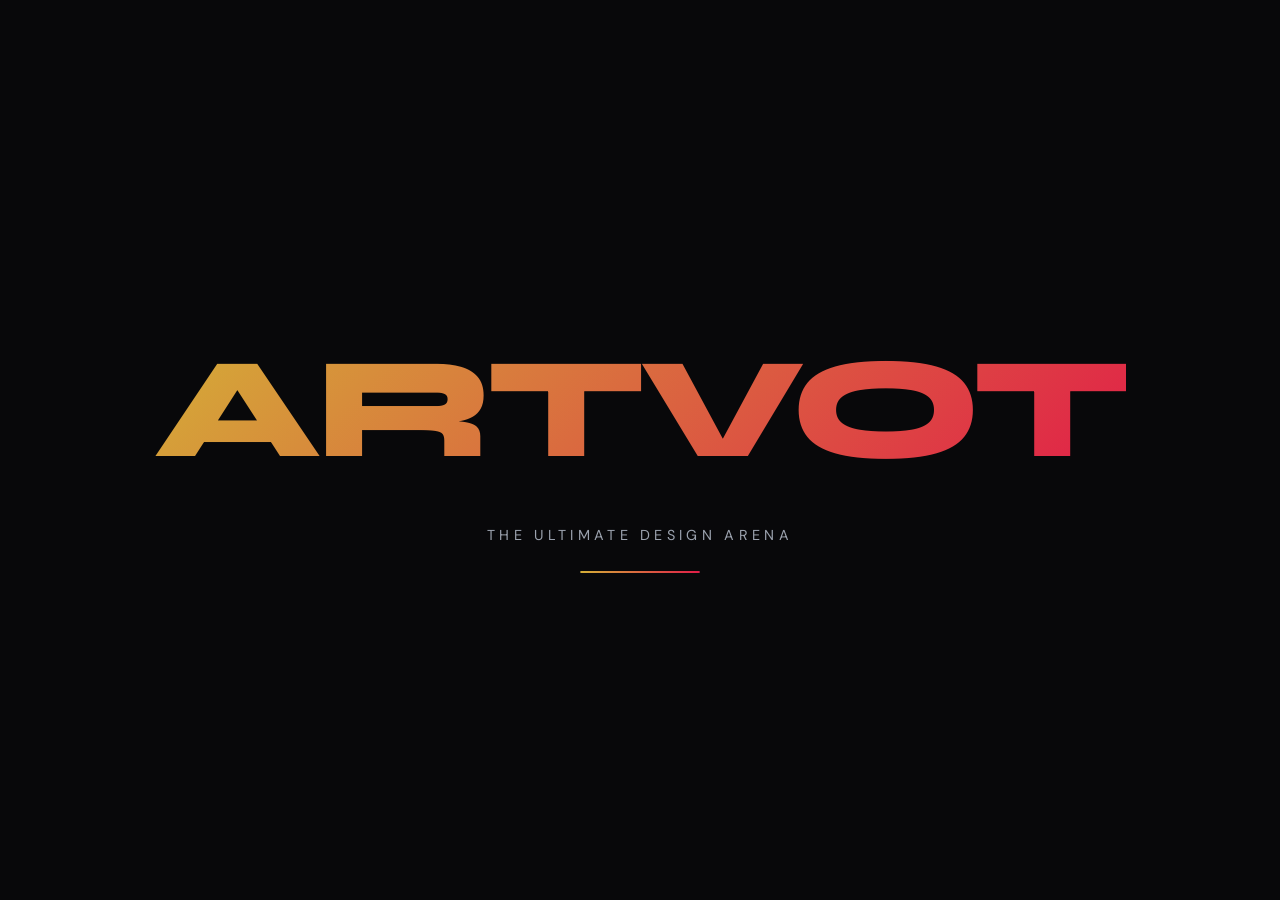
<file: index.html>
<!DOCTYPE html>
<html lang="en">
<head>

  <meta charset="UTF-8">
  <meta name="viewport" content="width=device-width, initial-scale=1.0">
  <meta name="description" content="ARTVOT — The Ultimate Design Arena. Compete, vote, and earn.">
  <title>ARTVOT | Design Arena</title>
  <link href="https://fonts.googleapis.com/css2?family=Syne:wght@400;600;700;800&family=DM+Sans:wght@300;400;500;600&display=swap" rel="stylesheet">
  <link href="https://cdn.jsdelivr.net/npm/boxicons@2.1.4/css/boxicons.min.css" rel="stylesheet">
  <link rel="stylesheet" href="style.css?v=4.0">
  <script src="api-client.js?v=2.0"></script>
  <script src="notifications.js?v=2.0"></script>
  <script src="admin-dashboard.js?v=2.0"></script>
  <link rel="icon" type="image/png" href="favicon.png">
  <style>
    .mention-tag {
      background: rgba(212, 175, 55, 0.12);
      color: #D4AF37;
      border: 1px solid rgba(212, 175, 55, 0.25);
      border-radius: 20px;
      padding: 2px 10px;
      font-size: 0.72rem;
      font-weight: 700;
      display: inline-flex;
      align-items: center;
      gap: 4px;
      transition: all 0.2s;
      cursor: pointer;
      text-decoration: none;
      vertical-align: middle;
      margin-right: 6px;
    }
    .mention-tag:hover {
      background: #D4AF37;
      color: #fff;
      box-shadow: 0 2px 8px rgba(212, 175, 55, 0.35);
      transform: translateY(-1px);
    }
  </style>
</head>
<body class="loading">
 
<!-- ══════════════════════════════════════
     SPLASH SCREEN
══════════════════════════════════════ -->
<div id="splash-screen">
  <div class="splash-logo-container" style="display:flex; flex-direction:column; align-items:center; justify-content:center;">
    <h1 class="splash-logo" style="margin-bottom: 8px;">ARTVOT</h1>
  </div>
  <p class="splash-tagline">The Ultimate Design Arena</p>
  <div class="splash-loader"><div class="splash-loader-bar"></div></div>
</div>
 
<!-- ══════════════════════════════════════
     APP SHELL
══════════════════════════════════════ -->
<div id="app-content" style="opacity:0;display:none;">
 
  <!-- Sidebar Overlay (mobile) -->
  <div class="sidebar-overlay"></div>
 
  <!-- ── Sidebar ── -->
  <aside class="sidebar">
    <div class="sidebar-logo">ARTVOT</div>
 
    <span class="nav-section-label">Menu</span>
 
    <a class="nav-item" data-page="page-home" href="#">
      <i class='bx bx-home-alt-2'></i> Home
    </a>
    <a class="nav-item" data-page="page-offers" href="#">
      <i class='bx bx-briefcase-alt-2'></i> Offers
    </a>
    <a class="nav-item" id="nav-offer-hub" data-page="page-offer-hub" href="#" style="display:none;">
      <i class='bx bx-git-merge'></i> Offer Hub
    </a>
 
    <span class="nav-section-label">Account</span>
 
    <a class="nav-item" id="nav-designer-artworks" data-page="page-designer-artworks" href="#" style="display:none;">
      <i class='bx bx-palette'></i> Artwork
    </a>
    <a class="nav-item" data-page="page-settings" href="#">
      <i class='bx bx-cog'></i> Settings
    </a>
 
    <span class="nav-section-label" id="nav-business-label" style="display:none;">Business</span>
 
    <a class="nav-item" id="nav-admin-dashboard" data-page="page-admin-dashboard" href="#" style="display:none;">
      <i class='bx bxs-shield-alt-2'></i> Admin Panel
    </a>
 
    <div class="sidebar-spacer"></div>
 
    <!-- Wallet -->
    <div class="sidebar-wallet">
      <div class="wallet-info">
        <div class="label">Wallet</div>
        <div class="amount wallet-amount">$0.00</div>
      </div>
      <i class='bx bx-wallet wallet-icon'></i>
    </div>
 
    <!-- Logout -->
    <button class="theme-toggle-btn" id="logout-btn" style="color:var(--pink);border-color:rgba(225,29,72,0.2);">
      <i class='bx bx-log-out'></i>
      <span>Logout</span>
    </button>

    <!-- Login/Register button for guests -->
    <button class="theme-toggle-btn" id="sidebar-login-btn" style="color:var(--gold);border-color:rgba(212,175,55,0.2);display:none;">
      <i class='bx bx-log-in'></i>
      <span>Login / Register</span>
    </button>

    <!-- Theme toggle -->
    <button class="theme-toggle-btn">
      <i class='bx bx-sun theme-icon'></i>
      <span class="toggle-label">Light Mode</span>
    </button>
  </aside>
 
  <!-- ── Main content ── -->
  <div class="main-content">
 
    <!-- Top Bar -->
    <header class="topbar">
      <div style="display:flex;align-items:center;gap:12px;">
        <button class="mobile-toggle" aria-label="Toggle menu">
          <span></span><span></span><span></span>
        </button>
        <span class="topbar-title">Trending Creates</span>
      </div>
      <div class="topbar-actions">
        <button class="btn btn-gold btn-sm" id="about-us-btn">
          <i class='bx bx-info-circle'></i> Who We Are
        </button>
        <div id="notification-bell-container" style="position: relative;"></div>
        <div id="notification-dropdown-container" style="position: relative;"></div>
        <div class="topbar-avatar" data-page="page-profile" style="cursor:pointer;"></div>
      </div>
    </header>
 
    <main>
 
     
        <!-- ══════════════════════════════════════
           1. HOME — Feed
      ══════════════════════════════════════ -->
        <section id="page-home" class="page-section active">
          <div class="section-inner">
 

            <div class="section-header reveal">
              <div>
                <h2>Trending <span class="green">Creates</span></h2>
                <p style="color:var(--text-secondary);font-size:0.85rem;margin-top:4px;">Vote on the best designs and
                  earn rewards</p>
              </div>
              <div class="filters">
                <button class="filter-btn active">All</button>
                <button class="filter-btn">Logos</button>
                <button class="filter-btn">Web</button>
                <button class="filter-btn">3D</button>
                <button class="filter-btn">Motion</button>
              </div>
            </div>
 
            <!-- Status & Search Filters -->
            <div class="feed-status-filters" style="display:flex;gap:12px;margin:20px 0;flex-wrap:wrap;align-items:center;justify-content:space-between;border-bottom:1px solid rgba(255,255,255,0.06);padding-bottom:16px;">
              <div style="display:none;gap:8px;">
                <button class="btn btn-ghost btn-sm active" id="feed-filter-active" data-status="active" style="border:1px solid rgba(255,255,255,0.1);padding:6px 16px;border-radius:20px;font-size:0.85rem;">Active</button>
                <button class="btn btn-ghost btn-sm" id="feed-filter-expired" data-status="expired" style="border:1px solid rgba(255,255,255,0.1);padding:6px 16px;border-radius:20px;font-size:0.85rem;">Closed/Expired</button>
              </div>
              <div class="search-box" style="position:relative;width:260px;">
                <i class='bx bx-search' style="position:absolute;left:12px;top:50%;transform:translateY(-50%);color:var(--text-muted);font-size:1.1rem;"></i>
                <input type="text" id="feed-search-input" placeholder="Search offers..." class="form-input" style="padding-left:36px;font-size:0.85rem;height:36px;border-radius:18px;background:rgba(255,255,255,0.03);border:1px solid rgba(255,255,255,0.08);width:100%;color:var(--text-primary);">
              </div>
            </div>
 
            <!-- Feed Filters -->
            <div class="feed-filters">
              <button class="feed-filter-btn active" data-filter="trending">Trending</button>
              <button class="feed-filter-btn" data-filter="newest">Newest</button>
              <button class="feed-filter-btn" data-filter="popular">Most Voted</button>
            </div>
 
            <div id="artwork-feed" class="grid">
              <!-- Dynamic artwork cards loaded by feed.js -->
            </div>
 
            <!-- Old static content kept for reference -->
            <!-- Static cards removed — feed is now 100% dynamic via feed.js -->
 
          </div><!-- /section-inner -->
        </section>
 
        <!-- ══════════════════════════════════════
             1.5. ABOUT US — Fully Isolated Page View
        ══════════════════════════════════════ -->
        <section id="about-us-section" class="page-section about-us-section">
          <div class="section-inner">
            <button class="btn btn-outline btn-sm back-to-home-btn" onclick="window.activatePage('page-home')" style="margin-bottom: 24px; display: inline-flex; align-items: center; gap: 8px;">
              <i class='bx bx-arrow-back'></i> Back to Home
            </button>
            <div class="about-hero">
              <div class="about-tag">About ARTVOT</div>
              <h1 class="about-main-title">Discover Creative Talent Through Real Community Interaction</h1>
              <p class="about-main-desc">
                ARTVOT is a creative platform where designers, artists, and visual creators share their work with an active community. Every creation has the chance to be discovered, appreciated, and supported through real engagement and public voting.
              </p>
            </div>
            
            <div class="about-grid">
              <!-- Card 1 -->
              <div class="about-card glass">
                <div class="about-card-icon"><i class='bx bx-palette'></i></div>
                <h3 class="about-card-title">A Better Experience for Creators</h3>
                <p class="about-card-text">
                  Creators can publish artworks, participate in creative offers, grow their audience, and build a professional identity through their portfolio and activity.
                </p>
              </div>
              
              <!-- Card 2 -->
              <div class="about-card glass">
                <div class="about-card-icon"><i class='bx bx-check-shield'></i></div>
                <h3 class="about-card-title">Interactive Voting System</h3>
                <p class="about-card-text">
                  Users help highlight the best creations on the platform. Popular artworks gain more visibility and stronger engagement inside the community.
                </p>
              </div>
              
              <!-- Card 3 -->
              <div class="about-card glass">
                <div class="about-card-icon"><i class='bx bx-briefcase'></i></div>
                <h3 class="about-card-title">Creative Offers for Clients</h3>
                <p class="about-card-text">
                  Clients can launch offers and discover talented creators through portfolios, submissions, and community interaction.
                </p>
              </div>
              
              <!-- Card 4 -->
              <div class="about-card glass">
                <div class="about-card-icon"><i class='bx bx-network-chart'></i></div>
                <h3 class="about-card-title">Modern, Fast & Community Focused</h3>
                <p class="about-card-text">
                  ARTVOT combines portfolios, artwork feeds, notifications, profiles, and engagement tools into one modern creative ecosystem.
                </p>
              </div>
            </div>
          </div>
        </section>

      <!-- ══════════════════════════════════════
           2. OFFERS
      ══════════════════════════════════════ -->
      <section id="page-offers" class="page-section">
        <div class="section-inner">
          <div class="section-header reveal">
            <div>
              <h2>Active <span class="gold">Offers</span></h2>
              <p style="color:var(--text-secondary);font-size:0.85rem;margin-top:4px;">Find and publish creative offers</p>
            </div>
            <button class="btn btn-primary" data-modal="upload-modal">
              <i class='bx bx-plus'></i> Create Offer
            </button>
          </div>
 
          <div class="grid" id="offer-feed">
            <!-- Dynamic offer cards loaded by feed.js / main.js -->
          </div>
 
        </div>
      </section>
 

      <!-- ══════════════════════════════════════
           5. PROFILE
      ══════════════════════════════════════ -->
      <section id="page-profile" class="page-section">
        <div class="section-inner">
          <!-- Profile Hero — dynamic -->
          <div class="profile-hero reveal" style="text-align:center;">
            <div id="profile-cover" style="height:160px;border-radius:16px 16px 0 0;background:linear-gradient(135deg,#08080A 0%,#0F0F13 40%,var(--gold) 100%);margin:-20px -20px 0;position:relative;">
              <button id="edit-cover-btn" class="btn btn-ghost" style="position:absolute;bottom:12px;right:12px;font-size:0.75rem;padding:4px 10px;"><i class='bx bx-camera'></i></button>
            </div>
            <div style="margin-top:-48px;position:relative;z-index:2;">
              <div id="profile-avatar-display" class="profile-avatar-lg" style="margin:0 auto;border:3px solid var(--gold);"></div>
            </div>
            <h1 id="profile-display-name" style="margin:12px 0 4px;">@username</h1>
            <p id="profile-bio" style="color:var(--text-secondary);max-width:500px;margin:0 auto 16px;font-size:0.88rem;">Loading profile...</p>
            <div id="profile-social-links" style="display:flex;gap:8px;justify-content:center;margin-bottom:16px;"></div>
            <div style="display:flex;gap:10px;justify-content:center;flex-wrap:wrap;">
              <button id="edit-profile-btn" class="btn btn-primary" onclick="openEditProfile()"><i class='bx bx-edit'></i> Edit Profile</button>
              <button class="btn btn-ghost"><i class='bx bx-wallet'></i> Withdraw</button>
            </div>

            <div class="stats-row" style="margin-top:20px;">
              <div class="stat-box">
                <div class="stat-num text-gold" id="stat-earnings">$0</div>
                <div class="stat-label">Earned</div>
              </div>
              <div class="stat-box">
                <div class="stat-num text-green" id="stat-avg-score">0.0</div>
                <div class="stat-label">Avg Score</div>
              </div>
              <div class="stat-box">
                <div class="stat-num text-pink" id="stat-offers">0</div>
                <div class="stat-label">Offers</div>
              </div>
              <div class="stat-box">
                <div class="stat-num" id="stat-contributions">0</div>
                <div class="stat-label">Contributions</div>
              </div>
            </div>
          </div>

          <!-- ══ PROFILE TABS ══ -->
          <div class="profile-tabs-wrap reveal delay-1" style="margin-top:40px;">
            <div class="profile-tab-nav">
              <button class="profile-tab-btn active" data-tab="tab-portfolio">
                🎨 Portfolio
              </button>
              <button class="profile-tab-btn" data-tab="tab-my-offers">
                📋 My Offers
              </button>
              <button class="profile-tab-btn" data-tab="tab-earnings">
                💰 Earnings
              </button>
            </div>

            <!-- Tab: Portfolio — real artworks -->
            <div class="profile-tab-panel active" id="tab-portfolio">
              <div class="profile-art-grid" id="portfolio-grid">
                <div style="text-align:center;padding:40px;color:var(--text-secondary);grid-column:1/-1;">
                  <i class='bx bx-loader-alt bx-spin' style="font-size:2rem;"></i>
                  <p style="margin-top:8px;">Loading portfolio...</p>
                </div>
              </div>
            </div>

            <!-- Tab: My Offers -->
            <div class="profile-tab-panel" id="tab-my-offers">
              <div id="my-offers-list" class="grid" style="display:grid; grid-template-columns: repeat(auto-fill, minmax(280px, 1fr)); gap:20px; margin-top:10px;">
                <div style="text-align:center;padding:40px;color:var(--text-secondary);grid-column:1/-1;">
                  <i class='bx bx-loader-alt bx-spin' style="font-size:2.5rem;color:var(--gold);"></i>
                  <p style="margin-top:12px;">Loading your offers...</p>
                </div>
              </div>
            </div>

            <!-- Tab: Earnings -->
            <div class="profile-tab-panel" id="tab-earnings">
              <div id="earnings-list" style="display:grid;gap:12px;">
                <div style="text-align:center;padding:40px;color:var(--text-secondary);">
                  <i class='bx bx-briefcase' style="font-size:2rem;opacity:0.3;"></i>
                  <p style="margin-top:8px;">Complete projects to start earning</p>
                </div>
              </div>
            </div>

          </div><!-- /profile-tabs-wrap -->
        </div>
      </section>

      <!-- ══════════════════════════════════════
           4.5. DESIGNER ARTWORKS PAGE
       ══════════════════════════════════════ -->
      <section id="page-designer-artworks" class="page-section">
        <div class="section-inner" style="max-width: 1200px;">
          
          <!-- Premium Hero / Header Section -->
          <div class="artwork-hero glass reveal" style="padding: 32px; border-radius: 24px; margin-bottom: 32px; border: 1px solid var(--border); background: var(--surface); box-shadow: var(--shadow-md), var(--shadow-gold);">
            <div style="display: flex; flex-wrap: wrap; gap: 32px; align-items: center; justify-content: space-between;">
              
              <!-- Designer Profile Preview -->
              <div style="display: flex; align-items: center; gap: 24px; flex: 1; min-width: 280px;">
                <div id="artwork-profile-avatar" style="width: 90px; height: 90px; border-radius: 50%; border: 3px solid var(--gold); box-shadow: 0 0 20px rgba(212, 175, 55, 0.2); background-size: cover; background-position: center; flex-shrink: 0;"></div>
                <div>
                  <h2 id="artwork-profile-name" style="font-size: 1.6rem; font-weight: 800; margin: 0 0 4px; color: var(--text);">Loading...</h2>
                  <p id="artwork-profile-username" style="font-size: 0.9rem; color: var(--gold); font-weight: 600; margin: 0 0 8px;">@username</p>
                  <p id="artwork-profile-bio" style="font-size: 0.85rem; color: var(--text-secondary); line-height: 1.5; max-width: 500px; margin: 0;">Loading bio...</p>
                </div>
              </div>
              
              <!-- Stats Row -->
              <div style="display: flex; gap: 20px; flex-wrap: wrap; justify-content: flex-end;">
                <div class="artwork-stat-card" style="text-align: center; padding: 16px; background: var(--surface-2); border-radius: 16px; border: 1px solid var(--border); min-width: 110px; box-shadow: var(--shadow-sm);">
                  <span style="font-size: 0.72rem; color: var(--text-secondary); display: block; margin-bottom: 6px; text-transform: uppercase; letter-spacing: 0.08em; font-weight: 600;">Artworks</span>
                  <strong style="font-size: 1.8rem; color: var(--gold); font-family: 'Syne', sans-serif; font-weight: 800;" id="art-stat-uploads">0</strong>
                </div>
                <div class="artwork-stat-card" style="text-align: center; padding: 16px; background: var(--surface-2); border-radius: 16px; border: 1px solid var(--border); min-width: 110px; box-shadow: var(--shadow-sm);">
                  <span style="font-size: 0.72rem; color: var(--text-secondary); display: block; margin-bottom: 6px; text-transform: uppercase; letter-spacing: 0.08em; font-weight: 600;">Total Votes</span>
                  <strong style="font-size: 1.8rem; color: var(--pink); font-family: 'Syne', sans-serif; font-weight: 800;" id="art-stat-votes">0</strong>
                </div>
                <div class="artwork-stat-card" style="text-align: center; padding: 16px; background: var(--surface-2); border-radius: 16px; border: 1px solid var(--border); min-width: 110px; box-shadow: var(--shadow-sm);">
                  <span style="font-size: 0.72rem; color: var(--text-secondary); display: block; margin-bottom: 6px; text-transform: uppercase; letter-spacing: 0.08em; font-weight: 600;">Avg Rating</span>
                  <strong style="font-size: 1.8rem; color: var(--green); font-family: 'Syne', sans-serif; font-weight: 800;" id="art-stat-avg">0.0</strong>
                </div>
              </div>
              
            </div>
          </div>
          
          <!-- Artwork Grid -->
          <div id="designer-artworks-grid" class="grid" style="display: grid; grid-template-columns: repeat(auto-fill, minmax(320px, 1fr)); gap: 28px;">
            <!-- Dynamic designer artwork cards loaded by loadDesignerArtworks() -->
          </div>
          
        </div>
      </section>

      <!-- ══════════════════════════════════════
           6. SETTINGS
      ══════════════════════════════════════ -->
      <section id="page-settings" class="page-section">
        <div class="section-inner" style="max-width: 960px;">
          <div class="section-header reveal">
            <div>
              <h2>Account <span class="gold">Settings</span></h2>
              <p style="color:var(--text-secondary);font-size:0.85rem;margin-top:4px;">Manage your profile and preferences</p>
            </div>
            <div id="settings-status" class="settings-status" aria-live="polite" style="display:none;"></div>
          </div>

          <div class="profile-tabs-wrap reveal delay-1" style="margin-top:24px;">
            <div class="profile-tab-nav" style="border-bottom: 1px solid var(--border); margin-bottom: 24px; display: flex; gap: 8px;">
              <button class="profile-tab-btn active" data-settings-tab="settings-tab-profile">
                👤 Profile Settings
              </button>
              <button class="profile-tab-btn" data-settings-tab="settings-tab-preferences">
                ⚙️ Preferences
              </button>
            </div>

            <!-- Tab: Profile Settings -->
            <div class="profile-tab-panel active" id="settings-tab-profile" style="display: block;">
              <form id="settings-profile-form" style="display: flex; flex-direction: column; gap: 20px;">
                <!-- Avatar Upload Row -->
                <div class="form-group" style="display: flex; align-items: center; gap: 24px; flex-wrap: wrap; background: rgba(255,255,255,0.02); padding: 20px; border-radius: 16px; border: 1px solid var(--border);">
                  <div id="settings-avatar-preview" style="width: 90px; height: 90px; border-radius: 50%; border: 3px solid var(--gold); background-size: cover; background-position: center; display: flex; align-items: center; justify-content: center; overflow: hidden; flex-shrink: 0; box-shadow: 0 0 15px rgba(212,175,55,0.2);">
                    <i class='bx bx-user' id="settings-avatar-icon" style="font-size: 2.5rem; color: var(--gold);"></i>
                  </div>
                  <div style="display: flex; flex-direction: column; gap: 8px;">
                    <label class="btn btn-outline btn-sm" style="cursor: pointer; display: inline-flex; align-items: center; gap: 6px; border: 1px solid var(--gold); color: var(--gold); border-radius: 20px; padding: 6px 16px; font-size: 0.82rem; background: transparent; width: fit-content;">
                      <i class='bx bx-camera'></i> Upload New Avatar
                      <input type="file" id="settings-profile-avatar-input" accept="image/*" style="display: none;">
                    </label>
                    <p style="font-size: 0.72rem; color: var(--text-muted); margin: 0;">JPG, PNG, GIF, WEBP up to 10MB</p>
                  </div>
                </div>

                <!-- Full Name -->
                <div class="form-group">
                  <label class="form-label">Full Name</label>
                  <input type="text" id="settings-full-name" class="form-input" placeholder="Your Full Name">
                </div>

                <!-- Username & Email Row -->
                <div style="display: grid; grid-template-columns: 1fr 1fr; gap: 16px;">
                  <div class="form-group">
                    <label class="form-label">Username</label>
                    <input type="text" id="settings-username" class="form-input" placeholder="username" required>
                  </div>
                  <div class="form-group">
                    <label class="form-label">Email Address</label>
                    <input type="email" id="settings-email" class="form-input" placeholder="email@example.com" required>
                  </div>
                </div>

                <!-- Bio -->
                <div class="form-group">
                  <label class="form-label">Bio</label>
                  <textarea id="settings-bio" class="form-input" rows="3" placeholder="Tell us about yourself..."></textarea>
                </div>

                <!-- Wallet Address & Payout Method Row -->
                <div style="display: grid; grid-template-columns: 1fr 1fr; gap: 16px;">
                  <div class="form-group">
                    <label class="form-label">Payout Method</label>
                    <select id="settings-payout-method" class="form-input" aria-label="Payout method">
                      <option value="crypto">Crypto Wallet</option>
                      <option value="paypal">PayPal</option>
                      <option value="stripe">Bank Transfer / Stripe</option>
                    </select>
                  </div>
                  <div class="form-group">
                    <label class="form-label">Wallet Address</label>
                    <input type="text" id="settings-wallet-address" class="form-input" placeholder="0x... or PayPal Email">
                  </div>
                </div>

                <!-- Password Change (Optional) -->
                <div class="form-group" style="background: rgba(225,29,72,0.02); padding: 20px; border-radius: 16px; border: 1px solid rgba(225,29,72,0.1); margin-top: 8px;">
                  <h3 style="font-size: 0.9rem; font-weight: 700; color: var(--pink); margin-bottom: 12px; display: flex; align-items: center; gap: 6px;">
                    <i class='bx bx-key'></i> Change Password
                  </h3>
                  <div class="settings-password-grid" style="display: grid; grid-template-columns: repeat(3, minmax(0, 1fr)); gap: 12px;">
                    <input type="password" id="settings-current-password" class="form-input" autocomplete="current-password" placeholder="Current password">
                    <input type="password" id="settings-password" class="form-input" autocomplete="new-password" placeholder="New password">
                    <input type="password" id="settings-password-confirm" class="form-input" autocomplete="new-password" placeholder="Confirm password">
                  </div>
                  <div style="display:flex;align-items:center;justify-content:space-between;gap:12px;margin-top:8px;flex-wrap:wrap;">
                    <p style="font-size: 0.72rem; color: var(--text-muted); margin: 0;">Must be at least 6 characters</p>
                    <button type="button" id="save-password-btn" class="btn btn-ghost btn-sm">
                      <i class='bx bx-lock-alt'></i> Update Password
                    </button>
                  </div>
                </div>

                <!-- Submit Button -->
                <button type="submit" id="save-settings-btn" class="btn btn-primary btn-lg" style="margin-top: 10px; align-self: flex-end;">
                  <i class='bx bx-save'></i> Save Profile
                </button>
              </form>
            </div>

            <!-- Tab: Preferences -->
            <div class="profile-tab-panel" id="settings-tab-preferences" style="display: none;">
              <form id="settings-preferences-form" style="display: flex; flex-direction: column; gap: 20px; background: rgba(255,255,255,0.02); padding: 24px; border-radius: 16px; border: 1px solid var(--border);">
                <h3 style="font-size: 1rem; font-weight: 700; color: var(--text); display: flex; align-items: center; gap: 8px; margin-bottom: 8px;">
                  <i class='bx bx-slider-alt' style="color:var(--gold);"></i> Interface Preferences
                </h3>
                
                <div style="display: grid; grid-template-columns: 1fr 1fr; gap: 16px;">
                  <div class="form-group">
                    <label class="form-label">Theme Mode</label>
                    <select id="theme-select" class="form-input" aria-label="Theme Mode">
                      <option value="dark">Dark Mode</option>
                      <option value="light">Light Mode</option>
                    </select>
                  </div>
                  <div class="form-group">
                    <label class="form-label">Default Language</label>
                    <select id="language-select" class="form-input" aria-label="Language">
                      <option value="en">English</option>
                      <option value="fr">Français</option>
                      <option value="ar">العربية</option>
                    </select>
                  </div>
                </div>

                <div class="form-group" style="margin-top: 8px;">
                  <label class="form-label" style="margin-bottom: 12px;">UI Customization</label>
                  <div style="display: flex; flex-direction: column; gap: 12px;">
                    <label style="display: flex; align-items: center; gap: 10px; cursor: pointer; font-size: 0.88rem; color: var(--text-secondary);">
                      <input type="checkbox" id="pref-compact-mode" style="accent-color: var(--gold); width: 16px; height: 16px;">
                      Compact View Mode (reduce card margins)
                    </label>
                    <label style="display: flex; align-items: center; gap: 10px; cursor: pointer; font-size: 0.88rem; color: var(--text-secondary);">
                      <input type="checkbox" id="pref-enable-animations" style="accent-color: var(--gold); width: 16px; height: 16px;" checked>
                      Enable interface micro-animations & transitions
                    </label>
                  </div>
                </div>

                <button type="submit" id="save-preferences-btn" class="btn btn-primary btn-lg" style="margin-top: 10px; align-self: flex-end;">
                  <i class='bx bx-save'></i> Save Preferences
                </button>
              </form>
            </div>

          </div>
        </div>
      </section>

 

 
      <!-- ══════════════════════════════════════
           8. NOTIFICATIONS (REAL-TIME)
      ══════════════════════════════════════ -->
 
      <!-- ══════════════════════════════════════
           9. PORTFOLIO (CREATOR PROFILES)
      ══════════════════════════════════════ -->
      <section id="page-portfolio" class="page-section">
        <div class="portfolio-page-container">
          <div id="portfolio-container">
            <!-- Portfolio loaded by portfolio.js -->
          </div>
        </div>
      </section>
 

 
      <!-- ══════════════════════════════════════
           11. ADMIN DASHBOARD
      ══════════════════════════════════════ -->
      <section id="page-admin-dashboard" class="page-section">
        <div id="admin-dashboard-container">
          <!-- Admin dashboard loaded by admin-dashboard.js -->
        </div>
      </section>

      <!-- ══════════════════════════════════════
           OFFER HUB PAGE (Separate SPA Section)
      ══════════════════════════════════════ -->
      <section id="page-offer-hub" class="page-section">
        <div class="section-inner">
          <div style="display:flex;align-items:center;justify-content:space-between;margin-bottom:24px;flex-wrap:wrap;gap:12px;">
            <div>
              <h2>🔥 Offer <span class="pink">Hub</span></h2>
              <p style="color:var(--text-secondary);font-size:0.85rem;margin-top:4px;">Manage your campaigns and review submissions</p>
            </div>
            <button class="btn btn-primary" data-modal="upload-modal">
              <i class='bx bx-plus'></i> New Offer
            </button>
          </div>
          <div id="offer-hub-page-feed" class="grid">
            <div style="text-align:center;padding:60px;color:var(--text-secondary);grid-column:1/-1;">
              <i class='bx bx-loader-alt bx-spin' style="font-size:2.5rem;color:var(--gold);"></i>
              <p style="margin-top:12px;">Loading your campaigns...</p>
            </div>
          </div>
        </div>
      </section>

      <!-- ══════════════════════════════════════
           OFFER DETAIL PAGE (SPA Section)
      ══════════════════════════════════════ -->
      <section id="page-offer-detail" class="page-section">
        <div class="section-inner">
          <button class="btn btn-outline btn-sm" id="offer-page-back-btn" onclick="window._offerPageFromHub ? (window.activatePage ? window.activatePage('page-offer-hub') : null) : (window.activatePage ? window.activatePage('page-offers') : null)" style="margin-bottom:20px; display:inline-flex; align-items:center; gap:6px;" aria-label="Back">
            <i class='bx bx-arrow-back'></i> Back
          </button>
          <div id="offer-page-container">
            <!-- Dynamically rendered by loadOfferPage() -->
            <div class="offer-page-skeleton">
              <div class="skeleton-block" style="height:300px;border-radius:16px;margin-bottom:24px;"></div>
              <div class="skeleton-block" style="height:24px;width:60%;border-radius:8px;margin-bottom:12px;"></div>
              <div class="skeleton-block" style="height:16px;width:40%;border-radius:8px;margin-bottom:32px;"></div>
              <div class="skeleton-block" style="height:200px;border-radius:16px;"></div>
            </div>
          </div>
        </div>
      </section>
 
    </main><!-- /main -->
  </div><!-- /main-content -->
 
</div><!-- /app-content -->
 
<!-- ══════════════════════════════════════
     MODALS
══════════════════════════════════════ -->
 
<!-- Submit Offer Modal — Improved with Image Upload Preview -->
<div id="upload-modal" class="modal-overlay">
  <div class="modal-content glass" style="max-width:580px; width:95%;">
    <div class="modal-header">
      <h2>Create <span class="gold">Offer</span></h2>
      <button class="btn-icon close-modal-btn"><i class='bx bx-x'></i></button>
    </div>
    
    <form id="create-offer-form" style="display:flex; flex-direction:column; gap:20px;">
      
      <!-- Media Upload Area with Previews -->
      <div class="form-group">
        <label class="form-label">Media Files <span style="color:var(--text-secondary); font-weight:400;">(Images up to 10MB, Videos up to 20MB)</span></label>
        <div class="upload-area" id="image-upload-area" style="cursor:pointer; transition:all 0.3s ease; position:relative; min-height:120px; padding:20px; display:flex; flex-direction:column; gap:16px;">
          <div id="upload-placeholder" style="pointer-events:none; width:100%; text-align:center;">
            <i class='bx bx-cloud-upload' style="font-size:2rem; margin-bottom:6px; display:block; color:var(--text-muted);"></i>
            <span style="color:var(--text); font-size:0.9rem; font-weight:600;">Drag & drop files or <span class="pink">browse</span></span>
            <span style="color:var(--text-secondary); font-size:0.75rem; display:block; margin-top:4px;">Supports Images & Videos</span>
          </div>
          <input type="file" id="offer-image-file" accept="image/*,video/*" multiple style="position:absolute; inset:0; opacity:0; cursor:pointer; z-index:2;">
        </div>
        <!-- Grid for selected file previews -->
        <div id="offer-media-previews-grid" style="display:grid; grid-template-columns:repeat(auto-fill, minmax(80px, 1fr)); gap:12px; margin-top:12px;"></div>
      </div>

      <!-- Title -->
      <div class="form-group">
        <label class="form-label">Title <span style="color:var(--pink);">*</span></label>
        <input type="text" id="post-title" class="form-input" placeholder="e.g. Need a modern logo design" required>
        <div class="validation-error" id="title-error" style="color:var(--pink); font-size:0.8rem; margin-top:4px; display:none;"></div>
      </div>

      <!-- Description -->
      <div class="form-group">
        <label class="form-label" style="display:flex; justify-content:space-between; align-items:center; width:100%;">
          <span>Description <span style="color:var(--pink);">*</span></span>
          <span id="ws-ai-badge" class="badge" style="display:none; background:rgba(212,175,55,0.15); color:#D4AF37; font-size:0.7rem; font-weight:700; padding:2px 8px; border-radius:12px; border:1px solid rgba(212,175,55,0.3); align-items:center; gap:4px; text-transform:uppercase; letter-spacing:0.03em;">
            ✨ AI Generated
          </span>
        </label>
        <textarea id="post-desc" class="form-input" rows="3" placeholder="Describe your project requirements, style, and any specifics..." required></textarea>
        <div class="validation-error" id="desc-error" style="color:var(--pink); font-size:0.8rem; margin-top:4px; display:none;"></div>
      </div>

      <!-- Category -->
      <div class="form-group">
        <label class="form-label">Category <span style="color:var(--pink);">*</span></label>
        <select id="offer-category" class="form-input" required aria-label="Offer category">
          <option value="" disabled selected>Select a category…</option>
          <option value="Logo Design">Logo Design</option>
          <option value="UI/UX">UI/UX</option>
          <option value="Illustration">Illustration</option>
          <option value="Branding">Branding</option>
          <option value="Motion">Motion</option>
          <option value="Poster">Poster</option>
          <option value="Other">Other</option>
        </select>
        <div class="validation-error" id="category-error" style="color:var(--pink); font-size:0.8rem; margin-top:4px; display:none;"></div>
      </div>

      <!-- Budget -->
      <div class="form-group">
        <label class="form-label">Budget ($) <span style="color:var(--pink);">*</span></label>
        <input type="number" id="offer-budget" class="form-input" placeholder="e.g. 500" step="0.01" min="1" required>
        <div class="validation-error" id="budget-error" style="color:var(--pink); font-size:0.8rem; margin-top:4px; display:none;"></div>
      </div>

      <!-- Deadline -->
      <div class="form-group">
        <label class="form-label">Deadline <span style="color:var(--pink);">*</span></label>
        <input type="date" id="offer-deadline" class="form-input" required>
        <div class="validation-error" id="deadline-error" style="color:var(--pink); font-size:0.8rem; margin-top:4px; display:none;"></div>
      </div>

      <!-- Buttons -->
      <div style="display:flex; gap:12px; margin-top:20px; justify-content:flex-end;">
        <button type="button" id="cancel-upload-btn" class="btn btn-ghost btn-lg">
          Cancel
        </button>
        <button type="submit" id="submit-post-btn" class="btn btn-primary btn-lg">
          <i class='bx bx-rocket'></i> Launch Offer 🚀
        </button>
      </div>

    </form>
  </div>
</div>

<!-- Edit Offer Modal -->
<div id="edit-offer-modal" class="modal-overlay">
  <div class="modal-content glass">
    <div class="modal-header">
      <h2>Edit <span class="pink">Offer</span></h2>
      <button class="btn-icon close-modal-btn" onclick="document.getElementById('edit-offer-modal').classList.remove('active')"><i class='bx bx-x'></i></button>
    </div>
    <input type="hidden" id="edit-offer-id">
    <div class="form-group">
      <label class="form-label">Title</label>
      <input type="text" id="edit-offer-title" class="form-input" placeholder="e.g. Need a modern logo">
    </div>
    <div class="form-group">
      <label class="form-label">Description</label>
      <textarea id="edit-offer-desc" class="form-input" rows="3" placeholder="Describe what you need..."></textarea>
    </div>
    <div class="form-group">
      <label class="form-label">Budget ($)</label>
      <input type="number" id="edit-offer-budget" class="form-input" placeholder="e.g. 500">
    </div>
    <div class="form-group">
      <label class="form-label">Deadline</label>
      <input type="date" id="edit-offer-deadline" class="form-input">
    </div>
    <button id="save-offer-btn" class="btn btn-primary btn-full btn-lg">
      <i class='bx bx-save'></i> Save Changes
    </button>
  </div>
</div>

<!-- Design Submission Workspace Modal -->
<div id="submission-workspace-modal" class="modal-overlay">
  <div class="modal-content glass" style="max-width:680px; width:90%;">
    <div class="modal-header">
      <h2><i class='bx bx-palette' style="color:var(--gold);"></i> Submit Design</h2>
      <button class="btn-icon close-modal-btn" onclick="closeSubmissionWorkspace()"><i class='bx bx-x'></i></button>
    </div>
    <!-- Project Info Banner -->
    <div id="ws-project-info" style="background:linear-gradient(135deg,rgba(212,175,55,0.08),rgba(225,29,72,0.06));border:1px solid rgba(212,175,55,0.15);border-radius:12px;padding:16px;margin-bottom:18px;">
      <div style="display:flex;align-items:center;gap:8px;margin-bottom:8px;">
        <i class='bx bx-briefcase' style="color:var(--gold);font-size:1.1rem;"></i>
        <span style="font-size:0.75rem;color:var(--text-secondary);text-transform:uppercase;letter-spacing:0.05em;">Submitting for</span>
      </div>
      <h3 id="ws-offer-title" style="font-size:1rem;font-weight:700;margin-bottom:4px;">—</h3>
      <div style="display:flex;gap:16px;font-size:0.8rem;color:var(--text-secondary);">
        <span><i class='bx bx-user'></i> Client: <strong id="ws-client-name" style="color:var(--text);">—</strong></span>
        <span><i class='bx bx-dollar'></i> Budget: <strong id="ws-budget" class="text-gold">—</strong></span>
      </div>
    </div>
    <input type="hidden" id="ws-offer-id" value="">
    <input type="hidden" id="ws-submission-id" value="">
    <input type="hidden" id="ws-client-name-val" value="">
    <input type="hidden" id="ws-offer-title-val" value="">
    <div class="form-group">
      <label class="form-label">Design Title *</label>
      <input type="text" id="ws-design-title" class="form-input" placeholder="e.g. Modern Minimal Logo v1">
    </div>
    <div class="form-group">
      <label class="form-label">Description</label>
      <textarea id="ws-design-desc" class="form-input" rows="3" placeholder="Explain your creative approach…"></textarea>
    </div>
    <div class="form-group">
      <label class="form-label">Upload Design Files * <span style="color:var(--text-secondary); font-weight:400;">(Images up to 10MB, Videos up to 20MB)</span></label>
      <div id="ws-upload-area" style="border:2px dashed rgba(212,175,55,0.3); border-radius:12px; padding:20px; text-align:center; cursor:pointer; transition:all 0.2s; position:relative; min-height:120px; display:flex; flex-direction:column; gap:16px;">
        <div id="ws-upload-placeholder" style="pointer-events:none; width:100%;">
          <i class='bx bx-cloud-upload' style="font-size:2.5rem; color:var(--gold); opacity:0.6; margin-bottom:6px; display:block;"></i>
          <span style="font-size:0.85rem; color:var(--text-secondary); font-weight:600;">Click or drag to upload design files</span>
          <span style="font-size:0.72rem; color:var(--text-secondary); opacity:0.6; display:block; margin-top:4px;">Images & Videos</span>
        </div>
        <input type="file" id="ws-file-input" accept="image/*,video/*" multiple style="position:absolute; inset:0; opacity:0; cursor:pointer; z-index:2;">
      </div>
      <!-- Grid for design previews -->
      <div id="ws-media-previews-grid" style="display:grid; grid-template-columns:repeat(auto-fill, minmax(80px, 1fr)); gap:12px; margin-top:12px;"></div>
    </div>
    <div class="form-group">
      <label class="form-label">Tags (optional)</label>
      <input type="text" id="ws-tags" class="form-input" placeholder="logo, branding, modern">
    </div>
    <button id="ws-submit-btn" class="btn btn-gold btn-full btn-lg" onclick="submitDesignWork()">
      <i class='bx bx-send'></i> Submit Design
    </button>
  </div>
</div>

<!-- Offer Detail & Submissions Modal -->
<div id="offer-detail-modal" class="modal-overlay">
  <div class="modal-content glass" style="max-width:960px; width:95%; max-height:90vh; overflow-y:auto; padding:24px; border:1px solid rgba(212,175,55,0.25);">
    <div class="modal-header" style="border-bottom:1px solid rgba(255,255,255,0.08); padding-bottom:15px; margin-bottom:20px;">
      <h2 id="od-title" style="font-weight:700; margin:0;"><i class='bx bx-party' style="color:var(--gold);"></i> Campaign Details</h2>
      <button class="btn-icon close-modal-btn" onclick="closeOfferDetailModal()"><i class='bx bx-x'></i></button>
    </div>
    
    <div style="display:grid; grid-template-columns: 1fr; gap: 24px;">
      <!-- Campaign Information Block -->
      <div style="background:rgba(255,255,255,0.03); border:1px solid rgba(255,255,255,0.05); border-radius:16px; padding:20px;">
        <div style="display:flex; flex-wrap:wrap; justify-content:space-between; align-items:start; gap:16px; margin-bottom:16px;">
          <div>
            <h3 id="od-campaign-title" style="font-size:1.4rem; font-weight:700; margin-bottom:8px; color:var(--text);">—</h3>
            <p id="od-campaign-desc" style="color:var(--text-secondary); line-height:1.6; font-size:0.95rem; margin-bottom:16px;">—</p>
          </div>
          <div style="text-align:right; min-width:120px;">
            <span style="font-size:0.75rem; color:var(--text-secondary); text-transform:uppercase; letter-spacing:0.05em; display:block;">Reward Pool</span>
            <span id="od-campaign-budget" style="font-size:1.8rem; font-weight:800; color:var(--gold);" class="text-gold">$0.00</span>
          </div>
        </div>
        
        <div style="display:grid; grid-template-columns: repeat(auto-fit, minmax(180px, 1fr)); gap:16px; border-top:1px solid rgba(255,255,255,0.08); padding-top:16px; font-size:0.85rem;">
          <div>
            <span style="color:var(--text-secondary); display:block; margin-bottom:4px;"><i class='bx bx-user'></i> Client / Host</span>
            <strong id="od-campaign-client" style="color:var(--text);">—</strong>
          </div>
          <div>
            <span style="color:var(--text-secondary); display:block; margin-bottom:4px;"><i class='bx bx-calendar'></i> Deadline</span>
            <strong id="od-campaign-deadline" style="color:var(--text);">—</strong>
          </div>
          <div>
            <span style="color:var(--text-secondary); display:block; margin-bottom:4px;"><i class='bx bx-purchase-tag-alt'></i> Tags</span>
            <div id="od-campaign-tags" style="display:flex; flex-wrap:wrap; gap:6px;">—</div>
          </div>
        </div>
        
        <!-- Take Offer Option for Designers -->
        <div id="od-accept-container" style="display:none; margin-top:20px; border-top:1px solid rgba(255,255,255,0.08); padding-top:20px;">
          <div style="display:flex; justify-content:space-between; align-items:center; gap:16px; flex-wrap:wrap;">
            <p style="font-size:0.9rem; color:var(--text-secondary); margin:0;">Are you a designer? Accept this project to submit your design works and compete for the reward pool!</p>
            <button id="od-accept-btn" class="btn btn-gold" style="white-space:nowrap; padding: 10px 20px;">
              <i class='bx bx-check-circle'></i> Take Offer
            </button>
          </div>
        </div>
      </div>

      <!-- Submissions Section -->
      <div>
        <div style="display:flex; justify-content:space-between; align-items:center; margin-bottom:16px;">
          <h3 style="font-size:1.2rem; font-weight:700; margin:0;"><i class='bx bx-grid-alt' style="color:var(--gold);"></i> Design Submissions (<span id="od-submissions-count">0</span>)</h3>
          <div id="od-submit-work-container" style="display:none;">
            <button id="od-submit-work-btn" class="btn btn-primary btn-sm">
              <i class='bx bx-upload'></i> Submit Your Work
            </button>
          </div>
        </div>
        <div id="od-submissions-grid" style="display:grid; grid-template-columns: repeat(auto-fill, minmax(280px, 1fr)); gap:20px;">
          <!-- Injected dynamically -->
          <div style="grid-column: 1 / -1; text-align:center; padding:40px; color:var(--text-secondary);">
            <i class='bx bx-palette' style="font-size:3rem; opacity:0.3; margin-bottom:12px; display:block;"></i>
            No designs submitted yet. Be the first to submit!
          </div>
        </div>
      </div>
    </div>
  </div>
</div>

<!-- Designer Profile Modal -->
<div id="designer-profile-modal" class="modal-overlay">
  <div class="modal-content glass" style="max-width:800px; width:90%; padding:20px; overflow-y:auto; max-height:85vh; border: 1px solid rgba(212,175,55,0.2);">
    <div class="modal-header" style="border-bottom:1px solid rgba(255,255,255,0.08); padding-bottom:15px; margin-bottom:20px;">
      <h2><i class='bx bx-palette' style="color:var(--gold);"></i> Designer Portfolio</h2>
      <button class="btn-icon close-modal-btn" onclick="closeDesignerProfile()"><i class='bx bx-x'></i></button>
    </div>
    <div id="designer-portfolio-container">
      <!-- Injected by PortfolioProfile.init -->
    </div>
  </div>
</div>



<!-- Lightbox Modal -->
<div id="lightbox-modal" class="modal-overlay" style="z-index:9999; background:rgba(0,0,0,0.95); display:none; align-items:center; justify-content:center; padding:10px;">
  <button class="btn-icon" id="lightbox-close-btn" style="position:absolute; top:20px; right:20px; font-size:2rem; color:#fff; background:transparent; border:none; cursor:pointer;" aria-label="Close lightbox">
    <i class='bx bx-x'></i>
  </button>
  <button class="btn-icon" id="lightbox-prev-btn" style="position:absolute; left:20px; top:50%; transform:translateY(-50%); font-size:2.5rem; color:#fff; background:rgba(0,0,0,0.3); border:none; border-radius:50%; width:50px; height:50px; cursor:pointer; display:flex; align-items:center; justify-content:center;" aria-label="Previous image">
    <i class='bx bx-chevron-left'></i>
  </button>
  <button class="btn-icon" id="lightbox-next-btn" style="position:absolute; right:20px; top:50%; transform:translateY(-50%); font-size:2.5rem; color:#fff; background:rgba(0,0,0,0.3); border:none; border-radius:50%; width:50px; height:50px; cursor:pointer; display:flex; align-items:center; justify-content:center;" aria-label="Next image">
    <i class='bx bx-chevron-right'></i>
  </button>
  
  <div id="lightbox-content" style="max-width:90%; max-height:90%; display:flex; align-items:center; justify-content:center; position:relative;">
    <!-- Rendered dynamically -->
  </div>
  
  <div id="lightbox-counter" style="position:absolute; bottom:20px; color:#fff; font-family:'DM Sans', sans-serif; font-size:0.9rem;">
    <!-- Dynamic counter, e.g. 1 / 5 -->
  </div>
</div>

<script src="main.js?v=3.0"></script>
</body>
</html>
</file>
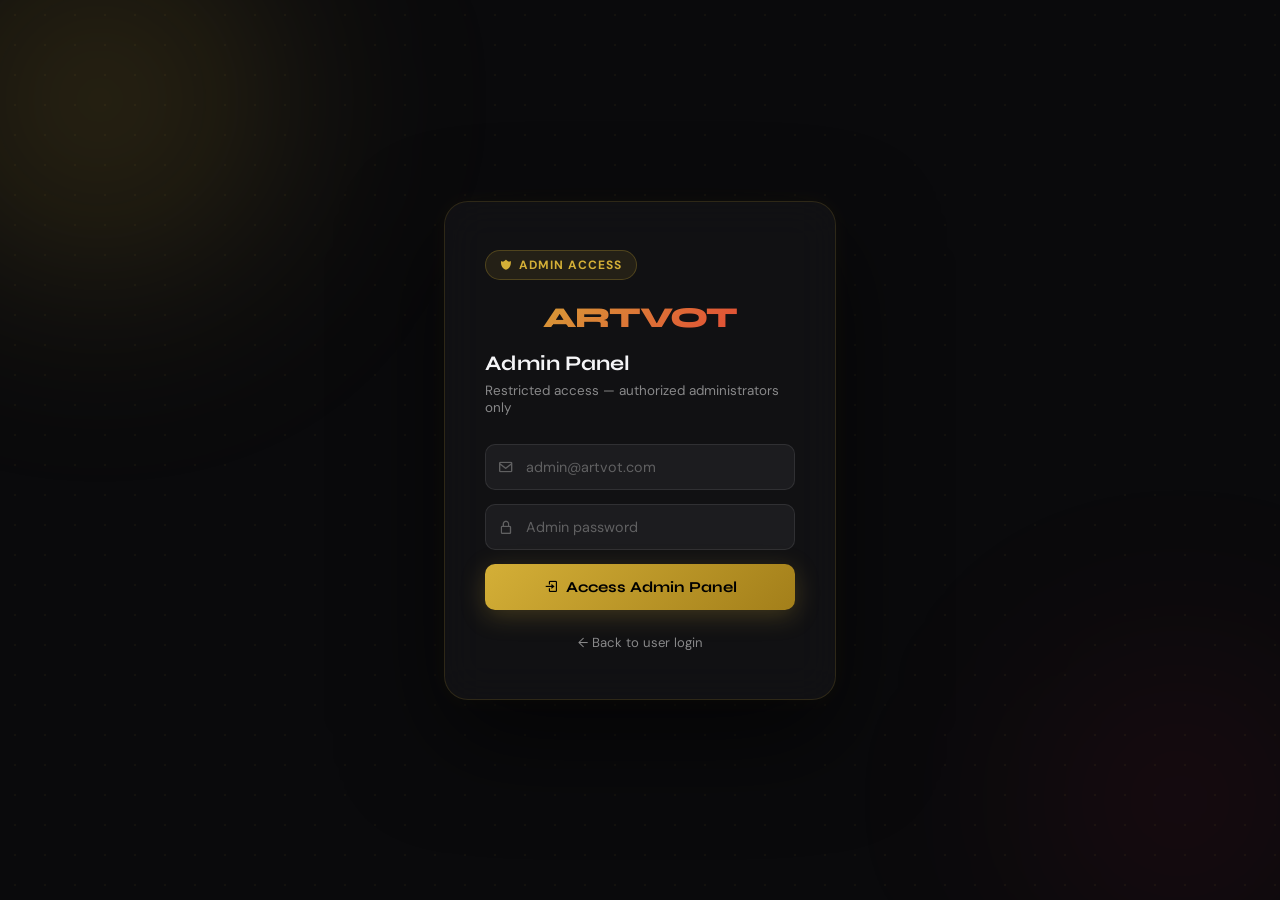
<file: admin-login.html>
<!DOCTYPE html>
<html lang="en">
<head>
  <meta charset="UTF-8">
  <meta name="viewport" content="width=device-width, initial-scale=1.0">
  <title>ARTVOT | Admin Login</title>
  <link href="https://fonts.googleapis.com/css2?family=Syne:wght@400;600;700;800&family=DM+Sans:wght@300;400;500;600&display=swap" rel="stylesheet">
  <link href="https://cdn.jsdelivr.net/npm/boxicons@2.1.4/css/boxicons.min.css" rel="stylesheet">
  <script src="api-client.js?v=2.0"></script>
  <link rel="icon" type="image/png" href="favicon.png">
  <script>
    (function() {
      const saved = localStorage.getItem('artvot_theme');
      if (saved === 'light') {
        document.documentElement.classList.add('light-mode');
        document.body && document.body.classList.add('light-mode');
      } else if (saved === 'dark') {
        document.documentElement.classList.remove('light-mode');
        document.body && document.body.classList.remove('light-mode');
      } else {
        const prefersLight = window.matchMedia('(prefers-color-scheme: light)').matches;
        if (prefersLight) {
          document.documentElement.classList.add('light-mode');
          document.body && document.body.classList.add('light-mode');
        }
      }
    })();
  </script>
  <style>
        :root {
      --gold:          #D4AF37;
      --gold-light:    #F3E5AB;
      --pink:          #E53935;
      --green:         #16A34A;
      --bg:            #0A0A0C;
      --surface:       #121215;
      --text:          #F5F5F7;
      --text-secondary:rgba(255,255,255,0.5);
      --border:        rgba(212,175,55,0.08);
      --border-hover:  rgba(212, 175, 55, 0.18);
    }
    * { margin:0; padding:0; box-sizing:border-box; }
    body { font-family:'DM Sans',sans-serif; background:var(--bg); color:var(--text); min-height:100vh; display:flex; align-items:center; justify-content:center; overflow:hidden; }
    .admin-bg { position:fixed; inset:0; z-index:0; }
    .orb { position:absolute; border-radius:50%; filter:blur(100px); pointer-events:none; }
    .orb-1 { width:500px; height:500px; background:radial-gradient(circle,rgba(212,175,55,0.25),transparent 70%); top:-150px; left:-150px; animation:orbFloat 12s ease-in-out infinite; }
    .orb-2 { width:400px; height:400px; background:radial-gradient(circle,rgba(225,29,72,0.12),transparent 70%); bottom:-100px; right:-100px; animation:orbFloat 10s ease-in-out infinite reverse; }
        .grid-bg { position:fixed; inset:0; background-image:radial-gradient(circle,rgba(212,175,55,0.05) 1px,transparent 1px); background-size:30px 30px; pointer-events:none; }
    .login-container { position:relative; z-index:10; width:100%; max-width:440px; padding:24px; }
    .login-card { background:rgba(18,18,21,0.9); border:1px solid rgba(212,175,55,0.15); border-radius:24px; padding:48px 40px; box-shadow:0 40px 100px rgba(0,0,0,0.6), 0 0 25px rgba(212,175,55,0.05); backdrop-filter:blur(20px); animation:cardIn 0.5s ease; }
    @keyframes cardIn { from{opacity:0;transform:translateY(20px) scale(0.97)} to{opacity:1;transform:translateY(0) scale(1)} }
    .admin-badge { display:inline-flex; align-items:center; gap:6px; padding:6px 14px; background:rgba(212,175,55,0.1); border:1px solid rgba(212,175,55,0.25); border-radius:20px; font-size:0.75rem; font-weight:700; color:var(--gold); margin-bottom:20px; letter-spacing:0.08em; text-transform:uppercase; }
    .brand {
      font-family: 'Syne', sans-serif;
      font-size: 1.8rem;
      font-weight: 800;
      letter-spacing: -0.04em;
      margin-bottom: 4px;
      background: linear-gradient(135deg, var(--gold) 0%, var(--pink) 50%, var(--green) 100%);
      background-size: 200% 200%;
      -webkit-background-clip: text;
      background-clip: text;
      -webkit-text-fill-color: transparent;
      animation: gradientShift 3s ease infinite;
      display: inline-block;
    }
    .headline { font-family:'Syne',sans-serif; font-size:1.3rem; font-weight:700; margin-bottom:6px; }
    .sub { font-size:0.84rem; color:var(--text-secondary); margin-bottom:28px; }
    .input-wrap { position:relative; margin-bottom:14px; }
    .input-wrap .icon { position:absolute; left:13px; top:50%; transform:translateY(-50%); color:rgba(255,255,255,0.3); font-size:1rem; pointer-events:none; }
    .form-input { width:100%; padding:13px 14px 13px 40px; background:rgba(255,255,255,0.05); border:1px solid rgba(255,255,255,0.09); border-radius:10px; color:#fff; font-family:'DM Sans',sans-serif; font-size:0.9rem; transition:all 0.2s; }
    .form-input::placeholder { color:rgba(255,255,255,0.3); }
      .form-input:focus { outline:none; border-color:var(--gold); background:rgba(212,175,55,0.05); box-shadow:0 0 0 3px rgba(212,175,55,0.15); }
    .btn-admin { width:100%; padding:14px; border-radius:10px; background:linear-gradient(135deg,var(--gold),#A37F1A); color:#000; font-family:'Syne',sans-serif; font-size:0.95rem; font-weight:700; border:none; cursor:pointer; transition:all 0.2s; box-shadow:0 6px 24px rgba(212,175,55,0.25); display:flex; align-items:center; justify-content:center; gap:8px; margin-top:8px; }
    .btn-admin:hover { transform:translateY(-1px); box-shadow:0 10px 32px rgba(212,175,55,0.45); }
    .btn-admin:disabled { opacity:0.6; cursor:not-allowed; transform:none; }
    .error-msg { background:rgba(225,29,72,0.08); border:1px solid rgba(225,29,72,0.25); border-radius:8px; padding:10px 14px; font-size:0.82rem; color:var(--pink); margin-bottom:14px; display:none; }
    .error-msg.show { display:block; }
    .back-link { display:block; text-align:center; margin-top:24px; font-size:0.82rem; color:var(--text-secondary); }
      .back-link a { color:var(--text-secondary); transition:color 0.2s; text-decoration:none; }
    .back-link a:hover { color:var(--gold); }
    @media(max-width:480px) { .login-card { padding:32px 22px; } }

    /* Light Mode Overrides for Admin Login Portal */
    body.light-mode .login-card {
      background: rgba(255, 255, 255, 0.95);
      border-color: rgba(139, 115, 85, 0.16);
      color: var(--text);
      box-shadow: var(--shadow-lg), var(--shadow-gold), 0 0 0 1px rgba(255, 255, 255, 0.6) inset;
    }
    body.light-mode .headline {
      color: var(--text);
    }
    body.light-mode .sub {
      color: var(--text-secondary);
    }
    body.light-mode .form-input {
      background: rgba(0, 0, 0, 0.03);
      border-color: var(--border);
      color: var(--text);
    }
    body.light-mode .form-input::placeholder {
      color: var(--text-muted);
    }
    body.light-mode .form-input:focus {
      background: rgba(212, 175, 55, 0.04);
      border-color: var(--gold);
      box-shadow: 0 0 0 3px rgba(212, 175, 55, 0.15);
    }
    body.light-mode .input-wrap .icon {
      color: var(--text-secondary);
    }
    body.light-mode .back-link a {
      color: var(--text-secondary);
    }
    body.light-mode .back-link a:hover {
      color: var(--gold);
    }
    body.light-mode .error-msg {
      background: rgba(225, 29, 72, 0.06);
      border-color: rgba(225, 29, 72, 0.2);
      color: var(--pink);
    }
  </style>
</head>
<body>
<div class="admin-bg"><div class="orb orb-1"></div><div class="orb orb-2"></div></div>
<div class="grid-bg"></div>
<div class="login-container">
  <div class="login-card">
    <div class="admin-badge"><i class='bx bxs-shield-alt-2'></i> ADMIN ACCESS</div>
    <div class="brand" style="width: 100%; text-align:center; margin-bottom:16px;">ARTVOT</div>
    <h2 class="headline">Admin Panel</h2>
    <p class="sub">Restricted access — authorized administrators only</p>
    <div class="error-msg" id="login-error"></div>
    <div class="input-wrap">
      <i class='bx bx-envelope icon'></i>
      <input type="email" id="admin-email" class="form-input" placeholder="admin@artvot.com" autocomplete="email">
    </div>
    <div class="input-wrap">
      <i class='bx bx-lock-alt icon'></i>
      <input type="password" id="admin-password" class="form-input" placeholder="Admin password" autocomplete="current-password">
    </div>
    <button class="btn-admin" id="admin-login-btn">
      <i class='bx bx-log-in'></i> Access Admin Panel
    </button>
    <p class="back-link"><a href="login.html">← Back to user login</a></p>
  </div>
</div>
<script>
(function(){
  'use strict';
  // If already authenticated as admin, go to panel
  if (API.isAuthenticated()) {
    const user = API.getCurrentUser();
    if (user && user.roles && user.roles.includes('admin')) {
      window.location.href = 'admin-panel.html';
      return;
    }
  }
  const emailInput = document.getElementById('admin-email');
  const passInput = document.getElementById('admin-password');
  const loginBtn = document.getElementById('admin-login-btn');
  const errorEl = document.getElementById('login-error');

  function showError(msg) {
    errorEl.textContent = msg;
    errorEl.classList.add('show');
  }

  loginBtn.addEventListener('click', async () => {
    const email = emailInput.value.trim();
    const password = passInput.value;
    if (!email || !email.includes('@')) { showError('Please enter a valid email'); return; }
    if (!password) { showError('Please enter your password'); return; }

    loginBtn.disabled = true;
    loginBtn.innerHTML = '<i class="bx bx-loader-alt bx-spin"></i> Authenticating...';
    errorEl.classList.remove('show');

    try {
      const res = await API.auth.login(email, password);
      if (res.success && res.data && res.data.user) {
        const roles = res.data.user.roles || [];
        if (!roles.includes('admin')) {
          API.clearToken();
          API.clearCurrentUser();
          showError('Access denied. Admin privileges required.');
          loginBtn.disabled = false;
          loginBtn.innerHTML = '<i class="bx bx-log-in"></i> Access Admin Panel';
          return;
        }
        loginBtn.innerHTML = '<i class="bx bx-check"></i> Access Granted';
        loginBtn.style.background = 'linear-gradient(135deg,#3CE89D,#28A870)';
        setTimeout(() => { window.location.href = 'admin-panel.html'; }, 1000);
      } else {
        showError(res.message || 'Invalid credentials');
        loginBtn.disabled = false;
        loginBtn.innerHTML = '<i class="bx bx-log-in"></i> Access Admin Panel';
      }
    } catch(e) {
      showError('Network error. Please try again.');
      loginBtn.disabled = false;
      loginBtn.innerHTML = '<i class="bx bx-log-in"></i> Access Admin Panel';
    }
  });

  [emailInput, passInput].forEach(el => {
    el.addEventListener('keypress', e => { if(e.key==='Enter') loginBtn.click(); });
  });
})();
</script>
</body>
</html>
</file>
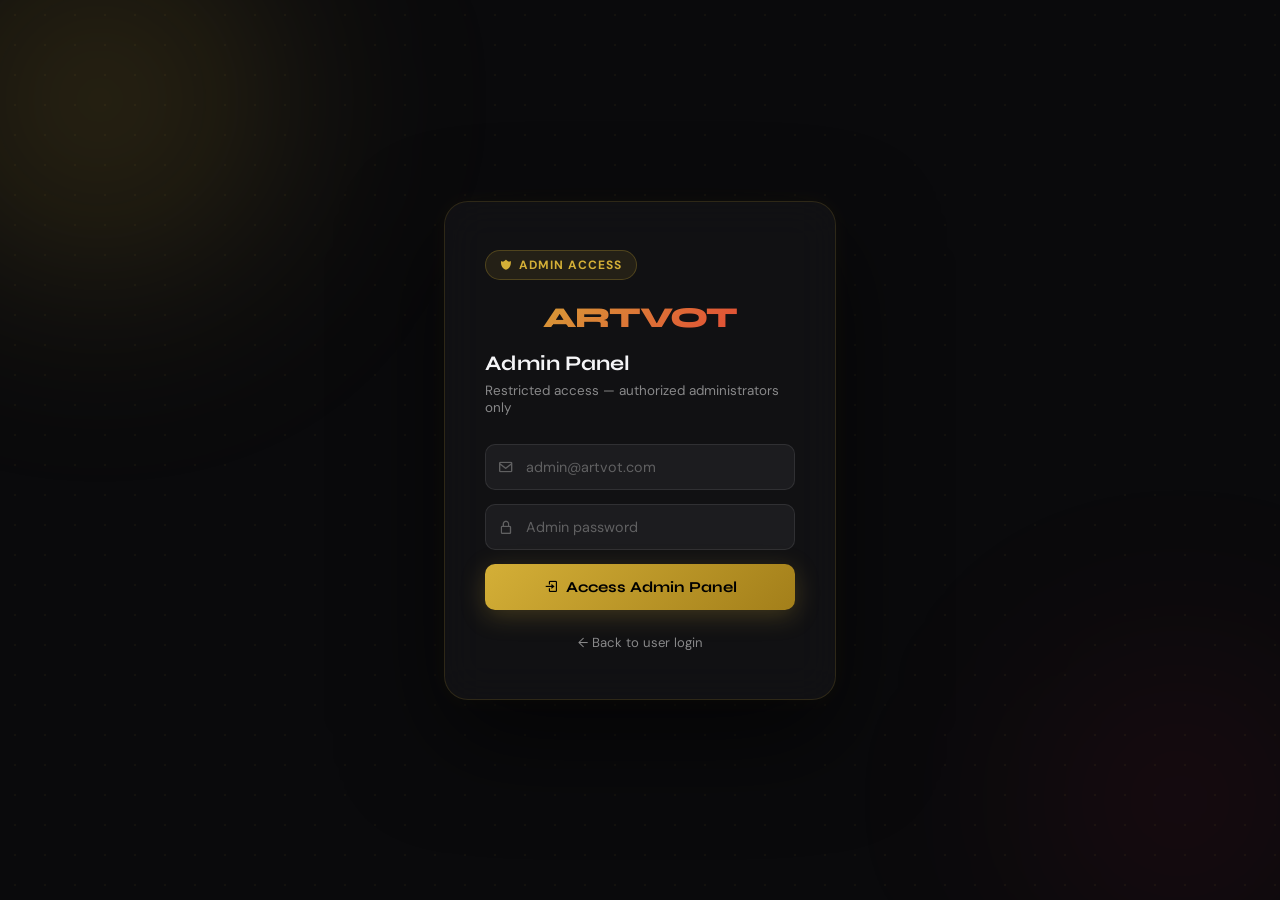
<file: admin-panel.html>
<!DOCTYPE html>
<html lang="en">
<head>
  <meta charset="UTF-8">
  <meta name="viewport" content="width=device-width, initial-scale=1.0">
  <title>ARTVOT | Admin Panel</title>
  <link href="https://fonts.googleapis.com/css2?family=Syne:wght@400;600;700;800&family=DM+Sans:wght@300;400;500;600&display=swap" rel="stylesheet">
  <link href="https://cdn.jsdelivr.net/npm/boxicons@2.1.4/css/boxicons.min.css" rel="stylesheet">
  <script src="api-client.js?v=2.0"></script>
  <link rel="stylesheet" href="admin.css">
  <link rel="icon" type="image/png" href="favicon.png">
  <script>
    (function() {
      const saved = localStorage.getItem('artvot_theme');
      if (saved === 'light') { document.documentElement.classList.add('light-mode'); }
      else if (!saved && window.matchMedia('(prefers-color-scheme: light)').matches) { document.documentElement.classList.add('light-mode'); }
    })();
  </script>
</head>
<body>
<script>
(function(){
  if (!API.isAuthenticated()) { window.location.href='admin-login.html'; return; }
  const u = API.getCurrentUser();
  if (!u || !u.roles || !u.roles.includes('admin')) { API.clearToken(); API.clearCurrentUser(); window.location.href='admin-login.html'; }
})();
</script>

<!-- Sidebar -->
<aside class="admin-sidebar">
  <div class="admin-brand">
    <span class="brand-text">ARTVOT</span>
    <span class="admin-badge"><i class='bx bxs-shield-alt-2'></i> ADMIN</span>
  </div>
  <nav class="admin-nav">
    <a class="admin-nav-item active" data-section="dashboard"><i class='bx bx-grid-alt'></i> Dashboard</a>
    <a class="admin-nav-item" data-section="users"><i class='bx bx-group'></i> Users</a>
    <a class="admin-nav-item" data-section="offers"><i class='bx bx-briefcase'></i> Offers</a>
    <a class="admin-nav-item" data-section="submissions"><i class='bx bx-send'></i> Submissions</a>
    <a class="admin-nav-item" data-section="reports"><i class='bx bx-flag'></i> Reports</a>
    <a class="admin-nav-item" data-section="analytics"><i class='bx bx-line-chart'></i> Analytics</a>
    <a class="admin-nav-item" data-section="platform"><i class='bx bx-shield-quarter'></i> Platform</a>
  </nav>
  <div class="admin-sidebar-footer">
    <a href="index.html" class="admin-nav-item"><i class='bx bx-home'></i> User Site</a>
    <a href="#" class="admin-nav-item" id="admin-logout"><i class='bx bx-log-out'></i> Logout</a>
  </div>
</aside>

<!-- Main Content -->
<main class="admin-main">
  <header class="admin-topbar">
    <h1 class="admin-page-title">Dashboard</h1>
    <div class="admin-topbar-right">
      <span class="admin-user-name" id="admin-display-name">Admin</span>
      <div class="admin-avatar"><i class='bx bxs-shield-alt-2'></i></div>
    </div>
  </header>

  <!-- Dashboard -->
  <section class="admin-section active" id="section-dashboard">
    <div class="stats-grid">
      <div class="stat-card"><div class="stat-icon blue"><i class='bx bx-group'></i></div><div class="stat-info"><span class="stat-value" id="stat-users">—</span><span class="stat-label">Total Users</span></div></div>
      <div class="stat-card"><div class="stat-icon gold"><i class='bx bx-briefcase'></i></div><div class="stat-info"><span class="stat-value" id="stat-offers">—</span><span class="stat-label">Total Offers</span></div></div>
      <div class="stat-card"><div class="stat-icon pink"><i class='bx bx-palette'></i></div><div class="stat-info"><span class="stat-value" id="stat-artworks">—</span><span class="stat-label">Total Submissions</span></div></div>
      <div class="stat-card"><div class="stat-icon green"><i class='bx bx-trophy'></i></div><div class="stat-info"><span class="stat-value" id="stat-votes">—</span><span class="stat-label">Total Votes</span></div></div>
    </div>
    <div class="admin-panel-grid">
      <div class="admin-card">
        <h3><i class='bx bx-time-five'></i> Recent Activity</h3>
        <div id="recent-activity" class="admin-list"><div class="loading-placeholder">Loading...</div></div>
      </div>
      <div class="admin-card">
        <h3><i class='bx bx-zap'></i> Quick Actions</h3>
        <div class="quick-actions">
          <button class="qa-btn gold" onclick="showCreateOfferModal()"><i class='bx bx-plus'></i> Create Offer</button>
          <button class="qa-btn blue" data-section="users"><i class='bx bx-group'></i> Manage Users</button>
          <button class="qa-btn pink" data-section="reports"><i class='bx bx-flag'></i> View Reports</button>
        </div>
      </div>
    </div>
  </section>

  <!-- Users -->
  <section class="admin-section" id="section-users">
    <div class="section-header">
      <h2>User Management</h2>
      <span class="admin-user-count" id="users-count-badge"></span>
    </div>

    <!-- Search + Filters -->
    <div class="users-toolbar">
      <div class="users-search-wrap">
        <i class='bx bx-search'></i>
        <input type="text" id="users-search" class="admin-input" placeholder="Search by name, username or email…">
      </div>
      <div class="user-filter-tabs">
        <button class="filter-tab active" data-user-filter="all">All</button>
        <button class="filter-tab" data-user-filter="active">Active</button>
        <button class="filter-tab" data-user-filter="blocked">Blocked</button>
        <button class="filter-tab" data-user-filter="admin">Admins</button>
      </div>
    </div>

    <div class="admin-table-wrap">
      <table class="admin-table" id="users-table">
        <thead>
          <tr>
            <th>ID</th>
            <th>User</th>
            <th>Email</th>
            <th>Roles</th>
            <th>Status</th>
            <th>Joined</th>
            <th>Actions</th>
          </tr>
        </thead>
        <tbody id="users-tbody">
          <tr><td colspan="7" class="loading-placeholder">Loading users...</td></tr>
        </tbody>
      </table>
    </div>
  </section>

  <!-- Offers -->
  <section class="admin-section" id="section-offers">
    <div class="section-header">
      <h2>Offer Management</h2>
      <button class="btn-admin-action gold" onclick="showCreateOfferModal()"><i class='bx bx-plus'></i> Create Offer</button>
    </div>
    <div class="admin-table-wrap">
      <table class="admin-table" id="offers-table">
        <thead>
          <tr>
            <th>ID</th>
            <th>Title</th>
            <th>Budget</th>
            <th>Deadline</th>
            <th>Applicants</th>
            <th>Status</th>
            <th>Actions</th>
          </tr>
        </thead>
        <tbody id="offers-tbody">
          <tr><td colspan="7" class="loading-placeholder">Loading offers...</td></tr>
        </tbody>
      </table>
    </div>
  </section>

  <!-- Reports -->
  <section class="admin-section" id="section-reports">
    <div class="section-header"><h2>Reports & Moderation</h2></div>
    <div id="reports-list" class="admin-list"><div class="loading-placeholder">Loading reports...</div></div>
  </section>

  <!-- Submissions -->
  <section class="admin-section" id="section-submissions">
    <div class="section-header"><h2>Submission Management</h2></div>
    <div id="submissions-list" class="admin-list"><div class="loading-placeholder">Loading submissions...</div></div>
  </section>

  <!-- Platform Settings -->
  <section class="admin-section" id="section-platform">
    <div class="section-header"><h2>Platform Controls</h2></div>
    <div class="admin-card" style="max-width:640px;">
      <h3><i class='bx bx-shield-quarter'></i> Global Toggles</h3>
      <p style="font-size:0.84rem;color:var(--text-sec);margin-bottom:20px;line-height:1.6;">
        These switches apply platform-wide. Disabling offer creation or submissions affects every user instantly — no individual exceptions.
      </p>
      <div id="platform-toggles" style="display:flex;flex-direction:column;gap:16px;">
        <div class="loading-placeholder">Loading settings...</div>
      </div>
    </div>
  </section>

  <!-- Analytics -->
  <section class="admin-section" id="section-analytics">
    <div class="section-header"><h2>Platform Analytics</h2></div>
    <div class="stats-grid" id="analytics-stats"></div>
  </section>
</main>

<!-- Create Offer Modal -->
<div class="admin-modal-overlay" id="create-offer-modal">
  <div class="admin-modal">
    <div class="admin-modal-header">
      <h2><i class='bx bx-briefcase'></i> Create New Offer</h2>
      <button class="modal-close" onclick="closeModal('create-offer-modal')">&times;</button>
    </div>
    <div class="form-group"><label>Title</label><input type="text" id="co-title" class="admin-input" placeholder="e.g. Logo Design Contest"></div>
    <div class="form-group"><label>Description</label><textarea id="co-desc" class="admin-input" rows="3" placeholder="Describe the offer requirements..."></textarea></div>
    <div class="form-row">
      <div class="form-group"><label>Budget ($)</label><input type="number" id="co-budget" class="admin-input" placeholder="500" min="1"></div>
      <div class="form-group"><label>Deadline</label><input type="date" id="co-deadline" class="admin-input"></div>
    </div>
    <button class="btn-admin-action gold full" id="co-submit-btn" onclick="submitCreateOffer()"><i class='bx bx-send'></i> Publish Offer</button>
  </div>
</div>

<script src="admin-panel.js?v=3.0"></script>
</body>
</html>
</file>
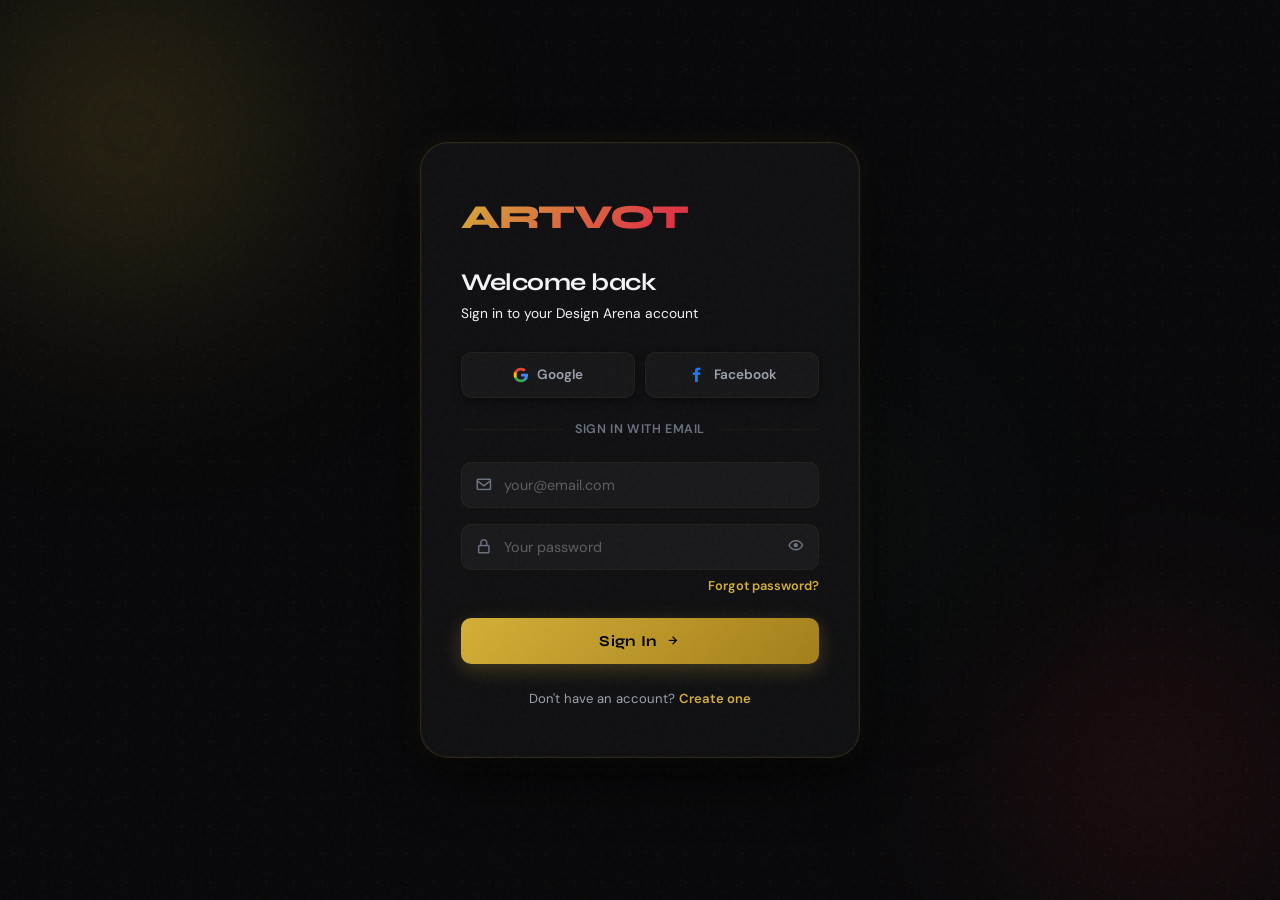
<file: login.html>
<!DOCTYPE html>
<html lang="en">
<head>
  <meta charset="UTF-8">
  <meta name="viewport" content="width=device-width, initial-scale=1.0">
  <title>ARTVOT | Sign In</title>
  <link href="https://fonts.googleapis.com/css2?family=Syne:wght@400;600;700;800&family=DM+Sans:wght@300;400;500;600&display=swap" rel="stylesheet">
  <link href="https://cdn.jsdelivr.net/npm/boxicons@2.1.4/css/boxicons.min.css" rel="stylesheet">
  <link rel="stylesheet" href="style.css">
  <script src="api-client.js?v=2.0"></script>
  <link rel="icon" type="image/png" href="favicon.png">
  <script>
    (function() {
      const saved = localStorage.getItem('artvot_theme');
      if (saved === 'light') {
        document.documentElement.classList.add('light-mode');
        document.body && document.body.classList.add('light-mode');
      } else if (saved === 'dark') {
        document.documentElement.classList.remove('light-mode');
        document.body && document.body.classList.remove('light-mode');
      } else {
        const prefersLight = window.matchMedia('(prefers-color-scheme: light)').matches;
        if (prefersLight) {
          document.documentElement.classList.add('light-mode');
          document.body && document.body.classList.add('light-mode');
        }
      }
    })();
  </script>
  <style>
    body { overflow-y: auto; overflow-x: hidden; min-height: 100vh; display: flex; align-items: center; justify-content: center; }

     /* Animated luxury mesh background */
    .login-bg {
      position: fixed;
      inset: 0;
      z-index: 0;
      background: var(--bg);
    }

    .orb {
      position: absolute;
      border-radius: 50%;
      filter: blur(100px);
      pointer-events: none;
    }

    .orb-1 {
      width: 500px; height: 500px;
      background: radial-gradient(circle, rgba(212, 175, 55, 0.25), transparent 70%);
      top: -120px; left: -120px;
      animation: orbMove 10s ease-in-out infinite;
    }

    .orb-2 {
      width: 450px; height: 450px;
       background: radial-gradient(circle, rgba(229, 57, 53, 0.15), transparent 70%);
      bottom: -100px; right: -100px;
      animation: orbMove 12s ease-in-out infinite reverse;
    }

    .orb-3 {
      width: 300px; height: 300px;
      background: radial-gradient(circle, rgba(22, 163, 74, 0.12), transparent 70%);
      top: 40%; left: 55%;
      animation: orbMove 8s ease-in-out infinite 2s;
    }

    @keyframes orbMove {
      0%, 100% { transform: translate(0, 0); }
      33% { transform: translate(30px, -20px); }
      66% { transform: translate(-15px, 25px); }
    }

    /* Grid dot pattern overlay */
    .grid-pattern {
      position: fixed;
      inset: 0;
      z-index: 0;
      background-image:
          radial-gradient(circle, rgba(212, 175, 55, 0.05) 1px, transparent 1px);
      background-size: 28px 28px;
      pointer-events: none;
    }

    #login-page {
      position: relative;
      z-index: 10;
      width: 100%;
      min-height: 100vh;
      display: flex;
      align-items: center;
      justify-content: center;
      padding: 24px;
    }

    .login-card {
      width: 100%;
      max-width: 440px;
      background: rgba(18, 18, 21, 0.85);
      border: 1px solid rgba(212, 175, 55, 0.15);
      border-radius: 28px;
       padding: 48px 40px;
      box-shadow: var(--shadow-lg), var(--shadow-gold), 0 0 0 1px rgba(255, 255, 255, 0.02) inset;
      backdrop-filter: blur(24px);
      -webkit-backdrop-filter: blur(24px);
      animation: cardIn 0.6s cubic-bezier(0.16, 1, 0.3, 1);

    @keyframes cardIn {
       from { opacity: 0; transform: translateY(24px) scale(0.97); }
      to   { opacity: 1; transform: translateY(0) scale(1); }
    }
  }

    .login-brand {
      font-family: 'Syne', sans-serif;
      font-size: 2.1rem;
      font-weight: 800;
      letter-spacing: -0.04em;
      margin-bottom: 6px;
      background: linear-gradient(135deg, var(--gold) 0%, var(--pink) 50%, var(--green) 100%);
      background-size: 200% 200%;
      -webkit-background-clip: text;
      background-clip: text;
      -webkit-text-fill-color: transparent;
      animation: gradientShift 3s ease infinite;
      display: inline-block;
    }

    .login-headline {
      font-family: 'Syne', sans-serif;
      font-size: 1.5rem;
      font-weight: 700;
      margin-bottom: 6px;
    }

    .login-sub {
      font-size: 0.86rem;
       color: var(--text);
      margin-bottom: 28px;
    }

    .form-input-dark {
      width: 100%;
     padding: 13px 14px 13px 42px;
      background: rgba(255, 255, 255, 0.04);
      border: 1px solid var(--border);
      border-radius: 10px;
      color: #fff;
      font-family: 'DM Sans', sans-serif;
      font-size: 0.9rem;
      transition: all var(--fast) var(--ease);
    }

    .form-input-dark::placeholder { color: rgba(255,255,255,0.3); }

    .form-input-dark:focus {
      outline: none;
      border-color: var(--gold);
       background: rgba(212, 175, 55, 0.05);
      box-shadow: 0 0 0 3px rgba(212, 175, 55, 0.15);
    }

    .input-wrap {
      position: relative;
      margin-bottom: 16px;
    }

    .input-wrap .icon-left {
      position: absolute;
      left: 14px;
      top: 50%;
      transform: translateY(-50%);
      color: var(--text-muted);
      font-size: 1.1rem;
      pointer-events: none;
    }

    .input-wrap .icon-right {
      position: absolute;
      right: 14px;
      top: 50%;
      transform: translateY(-50%);
     color: var(--text-muted);
      font-size: 1.1rem;
      cursor: pointer;
      transition: color var(--fast) var(--ease);
      background: none;
      border: none;
    }

    .input-wrap .icon-right:hover { color: var(--text); }

    .forgot-row {
      text-align: right;
      margin-bottom: 22px;
       margin-top: -6px;
    }

    .forgot-link {
      font-size: 0.8rem;
      color: var(--gold);
      transition: opacity 0.2s;
       font-weight: 600;
    }

    .forgot-link:hover { opacity: 0.8; }

    .btn-login {
      width: 100%;
      padding: 14px;
      border-radius: 10px;
     background: linear-gradient(135deg, var(--gold) 0%, #A37F1A 100%);
      color: #000;
      font-family: 'Syne', sans-serif;
      font-size: 0.95rem;
      font-weight: 700;
      letter-spacing: 0.02em;
      border: none;
      cursor: pointer;
       transition: all var(--fast) var(--ease);
      box-shadow: 0 6px 20px rgba(212, 175, 55, 0.25);
      display: flex;
      align-items: center;
      justify-content: center;
      gap: 8px;
    }

    .btn-login:hover {
      transform: translateY(-2px);
      box-shadow: 0 10px 28px rgba(212, 175, 55, 0.45);
    }

    .btn-login:active { transform: translateY(0); }

    .btn-login:disabled {
      opacity: 0.6;
      cursor: not-allowed;
      transform: none;
    }

    .divider {
      display: flex;
      align-items: center;
      gap: 12px;
      margin: 22px 0;
      color: var(--text-muted);
      font-size: 0.78rem;
      letter-spacing: 0.05em;
      text-transform: uppercase;
      font-weight: 600;
    }

    .divider::before, .divider::after {
      content: '';
      flex: 1;
      height: 1px;
      background: var(--border);
    }

    .social-row { display: flex; gap: 10px; }

    .social-btn-login {
      flex: 1;
      display: flex;
      align-items: center;
      justify-content: center;
      gap: 8px;
      padding: 12px;
      border-radius: 10px;
      background: rgba(255, 255, 255, 0.03);
      border: 1px solid var(--border);
      color: var(--text-secondary);
      font-family: 'DM Sans', sans-serif;
      font-size: 0.85rem;
      font-weight: 600;
      cursor: pointer;
     transition: all var(--fast) var(--ease);
      box-shadow: var(--shadow-sm);
    }

    .social-btn-login:hover {
      background: rgba(255, 255, 255, 0.06);
      border-color: var(--border-hover);
      color: #fff;
      transform: translateY(-1px);
    }

    .social-btn-login i { font-size: 1.1rem; }

    .switch-text {
      text-align: center;
      font-size: 0.82rem;
      color: var(--text-secondary);
      margin-top: 24px;
    }

    .switch-text a { color: var(--gold); font-weight: 600; }
    .switch-text a:hover { text-decoration: underline; }

    /* Register section (hidden by default) */
    #register-form-section { display: none; }

    /* Forgot password section (hidden by default) */
    #forgot-form-section { display: none; }

    .success-msg {
      background: rgba(16, 185, 129, 0.08);
      border: 1px solid rgba(16, 185, 129, 0.25);
      color: #10B981;
      padding: 12px 16px;
      border-radius: 10px;
      font-size: 0.85rem;
      margin-bottom: 16px;
      display: none;
    }
    .success-msg.show { display: block; }

    /* Error shake */
    .shake {
      animation: shake 0.4s ease;
    }

    @keyframes shake {
      0%, 100% { transform: translateX(0); }
      20% { transform: translateX(-6px); }
      40% { transform: translateX(6px); }
      60% { transform: translateX(-4px); }
      80% { transform: translateX(4px); }
    }

    /* Success state */
    .btn-login.success {
      background: linear-gradient(135deg, var(--green), #28A870);
      color: #000;
      box-shadow: 0 6px 24px rgba(16,185,129,0.35);
    }

    /* Responsive */
    @media (max-width: 480px) {
      .login-card { padding: 40px 24px; }
      .social-row { flex-direction: column; }
    }

    /* Light Mode Overrides for Login Portal */
    body.light-mode .login-card {
      background: rgba(255, 255, 255, 0.95);
      border-color: rgba(139, 115, 85, 0.16);
      color: var(--text);
      box-shadow: var(--shadow-lg), var(--shadow-gold), 0 0 0 1px rgba(255, 255, 255, 0.6) inset;
    }
    body.light-mode .login-headline {
      color: var(--text);
    }
    body.light-mode .login-sub {
      color: var(--text-secondary);
    }
    body.light-mode .form-input-dark {
      background: rgba(0, 0, 0, 0.03);
      border-color: var(--border);
      color: var(--text);
    }
    body.light-mode .form-input-dark::placeholder {
      color: var(--text-muted);
    }
    body.light-mode .form-input-dark:focus {
      background: rgba(212, 175, 55, 0.04);
      border-color: var(--gold);
      box-shadow: 0 0 0 3px rgba(212, 175, 55, 0.15);
    }
    body.light-mode .divider {
      color: var(--text-muted);
    }
    body.light-mode .divider::before, body.light-mode .divider::after {
      background: var(--border);
    }
    body.light-mode .social-btn-login {
      background: rgba(0, 0, 0, 0.02);
      border-color: var(--border);
      color: var(--text-secondary);
    }
    body.light-mode .social-btn-login:hover {
      background: rgba(0, 0, 0, 0.04);
      border-color: var(--border-hover);
      color: var(--text);
    }
    body.light-mode .switch-text {
      color: var(--text-secondary);
    }
    body.light-mode .input-wrap .icon-left {
      color: var(--text-secondary);
    }
    body.light-mode .input-wrap .icon-right {
      color: var(--text-secondary);
    }
    body.light-mode .input-wrap .icon-right:hover {
      color: var(--text);
    }
    body.light-mode .forgot-link {
      color: #B8860B;
    }
    body.light-mode .social-btn-login svg path {
      fill: var(--text-secondary);
    }
    body.light-mode .social-btn-login:hover svg path {
      fill: var(--text);
    }
    body.light-mode .social-btn-login i {
      color: var(--text-secondary) !important;
    }
    body.light-mode .social-btn-login:hover i {
      color: var(--text) !important;
    }
    body.light-mode .error-msg {
      background: rgba(225, 29, 72, 0.06);
      border-color: rgba(225, 29, 72, 0.2);
      color: var(--pink);
    }
  </style>
</head>
<body>

<!-- Atmospheric background -->
<div class="login-bg">
  <div class="orb orb-1"></div>
  <div class="orb orb-2"></div>
  <div class="orb orb-3"></div>
</div>
<div class="grid-pattern"></div>

<!-- Login Page -->
<div id="login-page">
  <div class="login-card">

    <!-- Brand -->
    <div class="login-brand" style="text-align:center; margin-bottom:24px;">ARTVOT</div>

    <!-- ── Login Form ── -->
    <div id="login-form-section">
      <h2 class="login-headline">Welcome back</h2>
      <p class="login-sub">Sign in to your Design Arena account</p>

      <!-- Social buttons -->
      <div class="social-row">
        <button class="social-btn-login" id="google-btn">
          <svg width="16" height="16" viewBox="0 0 24 24" fill="none">
            <path d="M22.56 12.25c0-.78-.07-1.53-.2-2.25H12v4.26h5.92c-.26 1.37-1.04 2.53-2.21 3.31v2.77h3.57c2.08-1.92 3.28-4.74 3.28-8.09z" fill="#4285F4"/>
            <path d="M12 23c2.97 0 5.46-.98 7.28-2.66l-3.57-2.77c-.98.66-2.23 1.06-3.71 1.06-2.86 0-5.29-1.93-6.16-4.53H2.18v2.84C3.99 20.53 7.7 23 12 23z" fill="#34A853"/>
            <path d="M5.84 14.09c-.22-.66-.35-1.36-.35-2.09s.13-1.43.35-2.09V7.07H2.18C1.43 8.55 1 10.22 1 12s.43 3.45 1.18 4.93l3.66-2.84z" fill="#FBBC05"/>
            <path d="M12 5.38c1.62 0 3.06.56 4.21 1.64l3.15-3.15C17.45 2.09 14.97 1 12 1 7.7 1 3.99 3.47 2.18 7.07l3.66 2.84c.87-2.6 3.3-4.53 6.16-4.53z" fill="#EA4335"/>
          </svg>
          Google
        </button>
        <button class="social-btn-login" id="facebook-btn">
          <i class='bx bxl-facebook' style="color:#1877F2;font-size:1.2rem;"></i>
          Facebook
        </button>
      </div>

      <div class="divider">sign in with email</div>

      <div class="error-msg" id="login-error"></div>
      <div class="input-wrap">
        <i class='bx bx-envelope icon-left'></i>
        <input type="email" id="login-email" class="form-input-dark" placeholder="your@email.com" autocomplete="email">
      </div>

      <!-- Password -->
      <div class="input-wrap">
        <i class='bx bx-lock-alt icon-left'></i>
        <input type="password" id="login-password" class="form-input-dark" placeholder="Your password" autocomplete="current-password">
        <button class="icon-right" id="toggle-pw" type="button" aria-label="Toggle password visibility">
          <i class='bx bx-show'></i>
        </button>
      </div>

      <!-- Forgot password -->
      <div class="forgot-row">
        <a href="#" class="forgot-link" id="forgot-pw-link">Forgot password?</a>
      </div>

      <!-- Submit -->
      <button class="btn-login" id="login-submit-btn">
        Sign In <i class='bx bx-right-arrow-alt'></i>
      </button>

      <p class="switch-text">
        Don't have an account? <a href="#" id="toggle-to-register">Create one</a>
      </p>
    </div>

    <!-- ── Forgot Password Form ── -->
    <div id="forgot-form-section">
      <h2 class="login-headline">Reset password</h2>
      <p class="login-sub">Enter your email and we'll send you a reset link</p>

      <div class="error-msg" id="forgot-error"></div>
      <div class="success-msg" id="forgot-success"></div>

      <div class="input-wrap">
        <i class='bx bx-envelope icon-left'></i>
        <input type="email" id="forgot-email" class="form-input-dark" placeholder="your@email.com" autocomplete="email">
      </div>

      <button class="btn-login" id="forgot-submit-btn">
        Send Reset Link <i class='bx bx-right-arrow-alt'></i>
      </button>

      <p class="switch-text">
        Remember your password? <a href="#" id="forgot-back-to-login">Sign in</a>
      </p>
    </div>

    <!-- ── Register Form ── -->
    <div id="register-form-section">
      <h2 class="login-headline">Create account</h2>
      <p class="login-sub">Join the ultimate design arena</p>

      <div class="error-msg" id="register-error"></div>

      <div class="input-wrap">
        <i class='bx bx-user icon-left'></i>
        <input type="text" id="reg-username" class="form-input-dark" placeholder="Username" autocomplete="username">
      </div>

      <div class="input-wrap">
        <i class='bx bx-user-circle icon-left'></i>
        <input type="text" id="reg-name" class="form-input-dark" placeholder="Full name" autocomplete="name">
      </div>

      <div class="input-wrap">
        <i class='bx bx-envelope icon-left'></i>
        <input type="email" id="reg-email" class="form-input-dark" placeholder="your@email.com" autocomplete="email">
      </div>

      <div class="input-wrap">
        <i class='bx bx-lock-alt icon-left'></i>
        <input type="password" id="reg-password" class="form-input-dark" placeholder="Create a password" autocomplete="new-password">
        <button class="icon-right" id="toggle-reg-pw" type="button" aria-label="Toggle password">
          <i class='bx bx-show'></i>
        </button>
      </div>

      <div class="input-wrap">
        <i class='bx bx-lock-alt icon-left'></i>
        <input type="password" id="reg-password-confirm" class="form-input-dark" placeholder="Confirm password" autocomplete="new-password">
      </div>

      <button class="btn-login" id="register-submit-btn" style="background:linear-gradient(135deg,var(--gold),#A37F1A);box-shadow:0 6px 24px rgba(212,175,55,0.35);">
        Create Account <i class='bx bx-right-arrow-alt'></i>
      </button>

      <p class="switch-text">
        Already have an account? <a href="#" id="toggle-to-login">Sign in</a>
      </p>
    </div>

  </div>
</div>

<script>
(function() {
  'use strict';

  function redirectToMain() {
    const redirectPage = sessionStorage.getItem('login_redirect_page');
    const redirectOfferId = sessionStorage.getItem('login_redirect_offer_id');
    
    if (redirectPage) {
      sessionStorage.removeItem('login_redirect_page');
      sessionStorage.removeItem('login_redirect_offer_id');
      
      let targetUrl = 'index.html?redirect=' + encodeURIComponent(redirectPage);
      if (redirectOfferId) {
        targetUrl += '&offer_id=' + encodeURIComponent(redirectOfferId);
      }
      window.location.href = targetUrl;
    } else {
      window.location.href = 'index.html';
    }
  }

  // Check if already logged in
  if (API.isAuthenticated()) {
    redirectToMain();
    return;
  }

  // Toast notifications
  const toastContainer = (() => {
    const el = document.createElement('div');
    el.style.cssText = 'position:fixed;bottom:24px;right:24px;z-index:9999;display:flex;flex-direction:column;gap:10px;';
    document.body.appendChild(el);
    return el;
  })();

  function showToast(message, type = 'success') {
    const colors = { success: '#10B981', error: '#E11D48', info: '#D4AF37' };
    const toast = document.createElement('div');
    toast.style.cssText = `
      padding:12px 20px;border-radius:12px;
      background:rgba(14,18,25,0.95);border:1px solid ${colors[type]}44;
      color:#fff;font-family:'DM Sans',sans-serif;font-size:0.85rem;font-weight:500;
      box-shadow:0 8px 30px rgba(0,0,0,0.4);
      display:flex;align-items:center;gap:8px;
      animation:toastIn 0.3s ease;
    `;
    toast.innerHTML = `<span style="color:${colors[type]};font-size:1rem;">●</span>${message}`;
    toastContainer.appendChild(toast);
    setTimeout(() => {
      toast.style.opacity = '0';
      toast.style.transition = 'opacity 0.3s';
      setTimeout(() => toast.remove(), 350);
    }, 3000);
  }

  // DOM elements
  const loginForm = document.getElementById('login-form-section');
  const registerForm = document.getElementById('register-form-section');
  const loginEmail = document.getElementById('login-email');
  const loginPassword = document.getElementById('login-password');
  const loginBtn = document.getElementById('login-submit-btn');
  const loginError = document.getElementById('login-error');
  const togglePw = document.getElementById('toggle-pw');

  const regUsername = document.getElementById('reg-username');
  const regName = document.getElementById('reg-name');
  const regEmail = document.getElementById('reg-email');
  const regPassword = document.getElementById('reg-password');
  const regPasswordConfirm = document.getElementById('reg-password-confirm');
  const registerBtn = document.getElementById('register-submit-btn');
  const registerError = document.getElementById('register-error');
  const toggleRegPw = document.getElementById('toggle-reg-pw');

  const toggleToRegLink = document.getElementById('toggle-to-register');
  const toggleToLoginLink = document.getElementById('toggle-to-login');

  // Forgot password DOM
  const forgotForm = document.getElementById('forgot-form-section');
  const forgotEmail = document.getElementById('forgot-email');
  const forgotBtn = document.getElementById('forgot-submit-btn');
  const forgotError = document.getElementById('forgot-error');
  const forgotSuccess = document.getElementById('forgot-success');
  const forgotPwLink = document.getElementById('forgot-pw-link');
  const forgotBackLink = document.getElementById('forgot-back-to-login');

  // Password visibility toggles
  function setupPasswordToggle(inputEl, btnEl) {
    if (!inputEl || !btnEl) return;
    btnEl.addEventListener('click', (e) => {
      e.preventDefault();
      const isPassword = inputEl.type === 'password';
      inputEl.type = isPassword ? 'text' : 'password';
      btnEl.querySelector('i').className = `bx ${isPassword ? 'bx-hide' : 'bx-show'}`;
    });
  }

  setupPasswordToggle(loginPassword, togglePw);
  setupPasswordToggle(regPassword, toggleRegPw);

  // Helper: hide all forms
  function hideAllForms() {
    loginForm.style.display = 'none';
    registerForm.style.display = 'none';
    forgotForm.style.display = 'none';
    if (loginError) loginError.classList.remove('show');
    if (registerError) registerError.classList.remove('show');
    if (forgotError) forgotError.classList.remove('show');
    if (forgotSuccess) forgotSuccess.classList.remove('show');
  }

  // Form switching
  toggleToRegLink.addEventListener('click', (e) => {
    e.preventDefault();
    hideAllForms();
    registerForm.style.display = 'block';
  });

  toggleToLoginLink.addEventListener('click', (e) => {
    e.preventDefault();
    hideAllForms();
    loginForm.style.display = 'block';
  });

  // Forgot password link
  forgotPwLink.addEventListener('click', (e) => {
    e.preventDefault();
    hideAllForms();
    forgotForm.style.display = 'block';
    forgotEmail.value = loginEmail.value;
    forgotEmail.focus();
  });

  // Back to login from forgot
  forgotBackLink.addEventListener('click', (e) => {
    e.preventDefault();
    hideAllForms();
    loginForm.style.display = 'block';
  });

  // Forgot password submit
  forgotBtn.addEventListener('click', async () => {
    const email = forgotEmail.value.trim();

    if (!email) {
      showError(forgotError, 'Please enter your email');
      return;
    }
    if (!email.includes('@')) {
      showError(forgotError, 'Please enter a valid email');
      return;
    }

    forgotBtn.disabled = true;
    forgotBtn.innerHTML = 'Sending... <i class="bx bx-loader-alt bx-spin"></i>';
    if (forgotError) forgotError.classList.remove('show');
    if (forgotSuccess) forgotSuccess.classList.remove('show');

    try {
      const response = await fetch('/again/api/auth/forgot-password', {
        method: 'POST',
        headers: { 'Content-Type': 'application/json' },
        body: JSON.stringify({ email })
      });
      const result = await response.json();

      if (result.success) {
        forgotSuccess.textContent = result.message || 'If this email is registered, a reset link has been sent.';
        forgotSuccess.classList.add('show');
        forgotBtn.innerHTML = 'Link Sent <i class="bx bx-check"></i>';
        forgotBtn.style.background = 'linear-gradient(135deg, #10B981, #28A870)';
        showToast('Check your email for the reset link', 'success');
      } else {
        showError(forgotError, result.message || 'Something went wrong. Please try again.');
        forgotBtn.disabled = false;
        forgotBtn.innerHTML = 'Send Reset Link <i class="bx bx-right-arrow-alt"></i>';
      }
    } catch (error) {
      showError(forgotError, 'Network error. Please try again.');
      forgotBtn.disabled = false;
      forgotBtn.innerHTML = 'Send Reset Link <i class="bx bx-right-arrow-alt"></i>';
    }
  });

  // Enter key for forgot form
  if (forgotEmail) {
    forgotEmail.addEventListener('keypress', (e) => {
      if (e.key === 'Enter') forgotBtn.click();
    });
  }

  // Error display helper
  function showError(element, message) {
    if (!element) return;
    element.textContent = message;
    element.classList.add('show');
    const card = document.querySelector('.login-card');
    if (card) {
      card.classList.add('shake');
      setTimeout(() => card.classList.remove('shake'), 400);
    }
  }

  // Login handler
  loginBtn.addEventListener('click', async () => {
    const email = loginEmail.value.trim();
    const password = loginPassword.value;

    // Validation
    if (!email) {
      showError(loginError, 'Please enter your email');
      return;
    }
    if (!email.includes('@')) {
      showError(loginError, 'Please enter a valid email');
      return;
    }
    if (!password) {
      showError(loginError, 'Please enter your password');
      return;
    }

    loginBtn.disabled = true;
    loginBtn.classList.add('loading');
    loginBtn.innerHTML = 'Signing in... <i class="bx bx-right-arrow-alt"></i>';
    if (loginError) loginError.classList.remove('show');

    try {
      const response = await API.auth.login(email, password);

      if (response.success) {
        loginBtn.style.background = 'linear-gradient(135deg, #10B981, #28A870)';
        loginBtn.innerHTML = 'Welcome! <i class="bx bx-right-arrow-alt"></i>';
        showToast('Sign in successful! Redirecting...', 'success');
        setTimeout(() => {
          redirectToMain();
        }, 1500);
      } else {
        // Handle both API errors and JSON parse errors
        let errorMsg = response.message || 'Invalid email or password';
        if (response.raw) {
          console.error('Server returned:', response.raw);
          errorMsg = 'Server error - check console logs';
        }
        showError(loginError, errorMsg);
        loginBtn.disabled = false;
        loginBtn.classList.remove('loading');
        loginBtn.innerHTML = 'Sign In <i class="bx bx-right-arrow-alt"></i>';
      }
    } catch (error) {
      showError(loginError, 'Network error. Please try again.');
      loginBtn.disabled = false;
      loginBtn.classList.remove('loading');
      loginBtn.innerHTML = 'Sign In <i class="bx bx-right-arrow-alt"></i>';
    }
  });

  // Register handler
  registerBtn.addEventListener('click', async () => {
    const username = regUsername.value.trim();
    const fullName = regName.value.trim();
    const email = regEmail.value.trim();
    const password = regPassword.value;
    const passwordConfirm = regPasswordConfirm.value;

    // Validation
    if (!username) {
      showError(registerError, 'Please enter a username');
      return;
    }
    if (!fullName) {
      showError(registerError, 'Please enter your full name');
      return;
    }
    if (!email || !email.includes('@')) {
      showError(registerError, 'Please enter a valid email');
      return;
    }
    if (!password) {
      showError(registerError, 'Please enter a password');
      return;
    }
    if (password.length < 6) {
      showError(registerError, 'Password must be at least 6 characters');
      return;
    }
    if (password !== passwordConfirm) {
      showError(registerError, 'Passwords do not match');
      return;
    }

    registerBtn.disabled = true;
    registerBtn.classList.add('loading');
    registerBtn.innerHTML = 'Creating account... <i class="bx bx-right-arrow-alt"></i>';
    if (registerError) registerError.classList.remove('show');

    try {
      const response = await API.auth.register({
        username,
        email,
        password,
        password_confirm: passwordConfirm,
        full_name: fullName,
      });

      if (response.success) {
        showToast('Account created! Redirecting to login...', 'success');
        setTimeout(() => {
          // Switch to login form
          registerForm.style.display = 'none';
          loginForm.style.display = 'block';
          registerBtn.disabled = false;
          registerBtn.classList.remove('loading');
          registerBtn.innerHTML = 'Create Account <i class="bx bx-right-arrow-alt"></i>';
          
          // Pre-fill email
          loginEmail.value = email;
          loginEmail.focus();
          
          // Clear register form
          regUsername.value = '';
          regName.value = '';
          regEmail.value = '';
          regPassword.value = '';
          regPasswordConfirm.value = '';
        }, 1500);
      } else {
        showError(registerError, response.message || 'Registration failed. Please try again.');
        registerBtn.disabled = false;
        registerBtn.classList.remove('loading');
        registerBtn.innerHTML = 'Create Account <i class="bx bx-right-arrow-alt"></i>';
      }
    } catch (error) {
      showError(registerError, 'Network error. Please try again.');
      registerBtn.disabled = false;
      registerBtn.classList.remove('loading');
      registerBtn.innerHTML = 'Create Account <i class="bx bx-right-arrow-alt"></i>';
    }
  });

  // ── Google OAuth button ──────────────────────────────────────────────────
  const googleBtn = document.getElementById('google-btn');
  if (googleBtn) {
    googleBtn.addEventListener('click', () => {
      // Show loading state
      googleBtn.disabled = true;
      googleBtn.innerHTML = `
        <svg width="16" height="16" viewBox="0 0 24 24" fill="none" style="animation:spin .8s linear infinite">
          <circle cx="12" cy="12" r="10" stroke="rgba(255,255,255,0.3)" stroke-width="3"/>
          <path d="M12 2a10 10 0 0 1 10 10" stroke="#4285F4" stroke-width="3" stroke-linecap="round"/>
        </svg>
        Connecting...`;
      // Redirect to backend Google OAuth initiation endpoint
      window.location.href = '/again/api/auth/google';
    });
  }

  // ── Handle Google callback token in URL ──────────────────────────────────
  (function handleGoogleCallback() {
    const params  = new URLSearchParams(window.location.search);
    const token   = params.get('google_token');
    const userRaw = params.get('google_user');
    const errCode = params.get('google_error');

    if (errCode) {
      const msgs = {
        invalid_state:        'Security check failed. Please try again.',
        token_exchange_failed:'Could not connect to Google. Please try again.',
        user_fetch_failed:    'Could not retrieve your Google profile.',
        account_blocked:      'Your account has been suspended.',
        invalid_email:        'Google account has no valid email.',
      };
      showError(loginError, msgs[errCode] || 'Google sign-in failed: ' + errCode);
      // Clean up URL
      history.replaceState({}, '', window.location.pathname);
      return;
    }

    if (token && userRaw) {
      try {
        const user = JSON.parse(decodeURIComponent(userRaw));
        // Store exactly like the normal login flow does
        API.setToken(token);
        API.setCurrentUser(user);
        loginBtn.style.background = 'linear-gradient(135deg, #10B981, #28A870)';
        loginBtn.innerHTML = 'Welcome! <i class="bx bx-right-arrow-alt"></i>';
        showToast('Google sign-in successful! Redirecting...', 'success');
        // Clean URL before redirect
        history.replaceState({}, '', window.location.pathname);
        setTimeout(() => { redirectToMain(); }, 1200);
      } catch (e) {
        showError(loginError, 'Invalid response from Google sign-in.');
        history.replaceState({}, '', window.location.pathname);
      }
    }
  })();

  // ── Facebook OAuth button ─────────────────────────────────────────────────
  const facebookBtn = document.getElementById('facebook-btn');
  if (facebookBtn) {
    facebookBtn.addEventListener('click', () => {
      facebookBtn.disabled = true;
      facebookBtn.innerHTML = `
        <svg width="16" height="16" viewBox="0 0 24 24" fill="none" style="animation:spin .8s linear infinite">
          <circle cx="12" cy="12" r="10" stroke="rgba(255,255,255,0.3)" stroke-width="3"/>
          <path d="M12 2a10 10 0 0 1 10 10" stroke="#1877F2" stroke-width="3" stroke-linecap="round"/>
        </svg>
        Connecting...`;
      // Redirect to backend Facebook OAuth initiation endpoint
      window.location.href = '/again/api/auth/facebook';
    });
  }

  // ── Handle Facebook callback token in URL ────────────────────────────────
  (function handleFacebookCallback() {
    const params  = new URLSearchParams(window.location.search);
    const token   = params.get('facebook_token');
    const userRaw = params.get('facebook_user');
    const errCode = params.get('facebook_error');

    if (errCode) {
      const msgs = {
        invalid_state:        'Security check failed. Please try again.',
        token_exchange_failed:'Could not connect to Facebook. Please try again.',
        user_fetch_failed:    'Could not retrieve your Facebook profile.',
        account_blocked:      'Your account has been suspended.',
        access_denied:        'Facebook access was denied. Please try again.',
        db_error:             'A server error occurred. Please try again.',
      };
      showError(loginError, msgs[errCode] || 'Facebook sign-in failed: ' + errCode);
      // Clean up URL
      history.replaceState({}, '', window.location.pathname);
      return;
    }

    if (token && userRaw) {
      try {
        const user = JSON.parse(decodeURIComponent(userRaw));
        // Store using the exact same API methods as Google and normal login
        API.setToken(token);
        API.setCurrentUser(user);
        loginBtn.style.background = 'linear-gradient(135deg, #10B981, #28A870)';
        loginBtn.innerHTML = 'Welcome! <i class="bx bx-right-arrow-alt"></i>';
        showToast('Facebook sign-in successful! Redirecting...', 'success');
        // Clean URL before redirect
        history.replaceState({}, '', window.location.pathname);
        setTimeout(() => { redirectToMain(); }, 1200);
      } catch (e) {
        showError(loginError, 'Invalid response from Facebook sign-in.');
        history.replaceState({}, '', window.location.pathname);
      }
    }
  })();

  // Enter key support
  [loginEmail, loginPassword].forEach(input => {
    input.addEventListener('keypress', (e) => {
      if (e.key === 'Enter') loginBtn.click();
    });
  });

  [regUsername, regName, regEmail, regPassword, regPasswordConfirm].forEach(input => {
    input.addEventListener('keypress', (e) => {
      if (e.key === 'Enter') registerBtn.click();
    });
  });

})();
</script>

<style>
@keyframes spin { to { transform: rotate(360deg); } }
@keyframes toastIn { from { opacity:0; transform:translateX(20px); } to { opacity:1; transform:translateX(0); } }
</style>
</body>
</html>
</file>
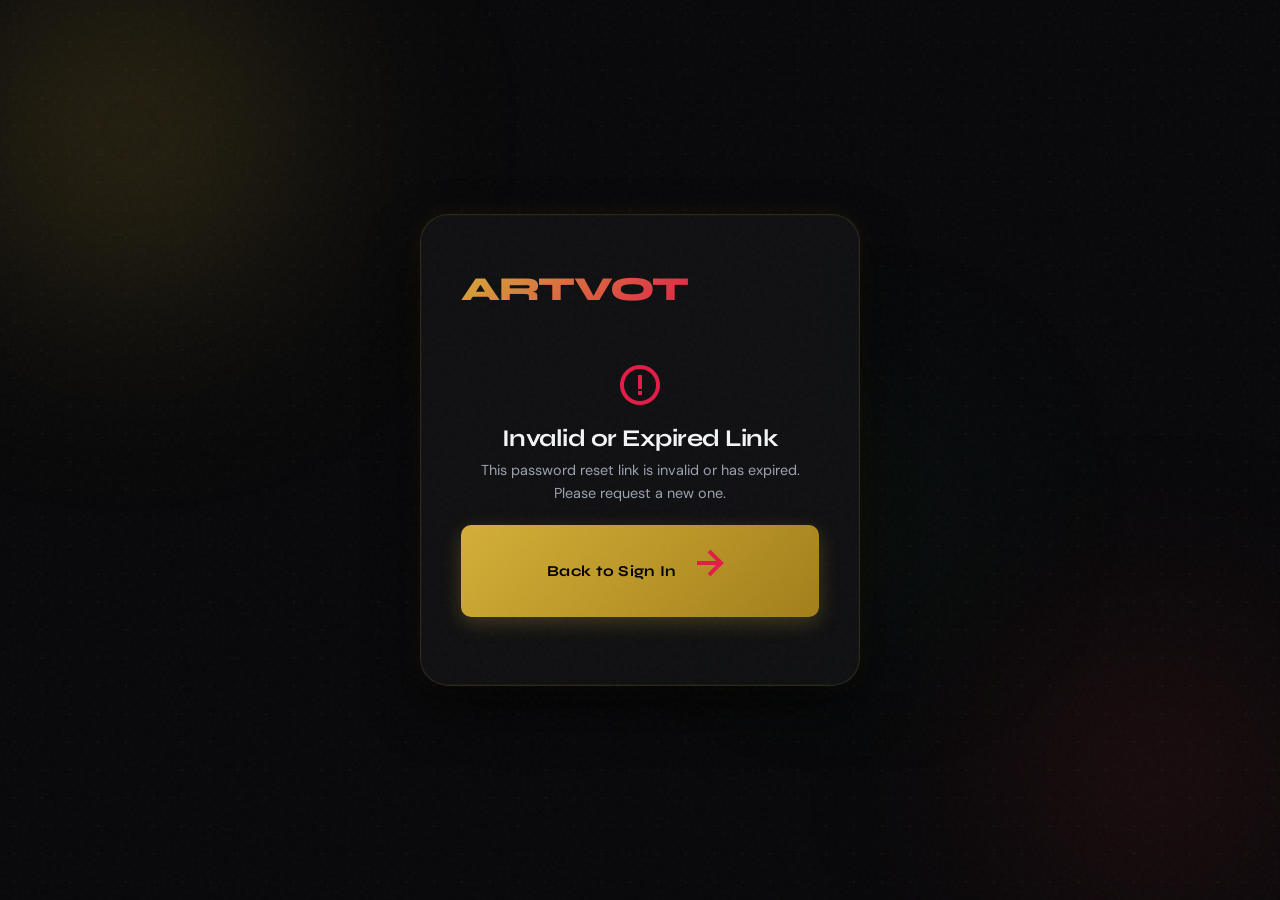
<file: reset-password.html>
<!DOCTYPE html>
<html lang="en">
<head>
  <meta charset="UTF-8">
  <meta name="viewport" content="width=device-width, initial-scale=1.0">
  <title>ARTVOT | Reset Password</title>
  <meta name="description" content="Reset your ARTVOT account password securely.">
  <link href="https://fonts.googleapis.com/css2?family=Syne:wght@400;600;700;800&family=DM+Sans:wght@300;400;500;600&display=swap" rel="stylesheet">
  <link href="https://cdn.jsdelivr.net/npm/boxicons@2.1.4/css/boxicons.min.css" rel="stylesheet">
  <link rel="stylesheet" href="style.css">
  <link rel="icon" type="image/svg+xml" href="favicon.svg">
  <script>
    (function() {
      const saved = localStorage.getItem('artvot_theme');
      if (saved === 'light') {
        document.documentElement.classList.add('light-mode');
      } else if (saved !== 'dark') {
        if (window.matchMedia('(prefers-color-scheme: light)').matches) {
          document.documentElement.classList.add('light-mode');
        }
      }
    })();
  </script>
  <style>
    body { overflow-y: auto; overflow-x: hidden; min-height: 100vh; display: flex; align-items: center; justify-content: center; }

    /* Animated luxury mesh background */
    .login-bg {
      position: fixed;
      inset: 0;
      z-index: 0;
      background: var(--bg);
    }

    .orb {
      position: absolute;
      border-radius: 50%;
      filter: blur(100px);
      pointer-events: none;
    }

    .orb-1 {
      width: 500px; height: 500px;
      background: radial-gradient(circle, rgba(212, 175, 55, 0.25), transparent 70%);
      top: -120px; left: -120px;
      animation: orbMove 10s ease-in-out infinite;
    }

    .orb-2 {
      width: 450px; height: 450px;
      background: radial-gradient(circle, rgba(229, 57, 53, 0.15), transparent 70%);
      bottom: -100px; right: -100px;
      animation: orbMove 12s ease-in-out infinite reverse;
    }

    .orb-3 {
      width: 300px; height: 300px;
      background: radial-gradient(circle, rgba(22, 163, 74, 0.12), transparent 70%);
      top: 40%; left: 55%;
      animation: orbMove 8s ease-in-out infinite 2s;
    }

    @keyframes orbMove {
      0%, 100% { transform: translate(0, 0); }
      33% { transform: translate(30px, -20px); }
      66% { transform: translate(-15px, 25px); }
    }

    .grid-pattern {
      position: fixed;
      inset: 0;
      z-index: 0;
      background-image: radial-gradient(circle, rgba(212, 175, 55, 0.05) 1px, transparent 1px);
      background-size: 28px 28px;
      pointer-events: none;
    }

    #reset-page {
      position: relative;
      z-index: 10;
      width: 100%;
      min-height: 100vh;
      display: flex;
      align-items: center;
      justify-content: center;
      padding: 24px;
    }

    .login-card {
      width: 100%;
      max-width: 440px;
      background: rgba(18, 18, 21, 0.85);
      border: 1px solid rgba(212, 175, 55, 0.15);
      border-radius: 28px;
      padding: 48px 40px;
      box-shadow: var(--shadow-lg), var(--shadow-gold), 0 0 0 1px rgba(255, 255, 255, 0.02) inset;
      backdrop-filter: blur(24px);
      -webkit-backdrop-filter: blur(24px);
      animation: cardIn 0.6s cubic-bezier(0.16, 1, 0.3, 1);
    }

    @keyframes cardIn {
      from { opacity: 0; transform: translateY(24px) scale(0.97); }
      to   { opacity: 1; transform: translateY(0) scale(1); }
    }

    .login-brand {
      font-family: 'Syne', sans-serif;
      font-size: 2.1rem;
      font-weight: 800;
      letter-spacing: -0.04em;
      margin-bottom: 6px;
      background: linear-gradient(135deg, var(--gold) 0%, var(--pink) 50%, var(--green) 100%);
      background-size: 200% 200%;
      -webkit-background-clip: text;
      background-clip: text;
      -webkit-text-fill-color: transparent;
      animation: gradientShift 3s ease infinite;
      display: inline-block;
    }

    .login-headline {
      font-family: 'Syne', sans-serif;
      font-size: 1.5rem;
      font-weight: 700;
      margin-bottom: 6px;
    }

    .login-sub {
      font-size: 0.86rem;
      color: var(--text);
      margin-bottom: 28px;
    }

    .form-input-dark {
      width: 100%;
      padding: 13px 14px 13px 42px;
      background: rgba(255, 255, 255, 0.04);
      border: 1px solid var(--border);
      border-radius: 10px;
      color: #fff;
      font-family: 'DM Sans', sans-serif;
      font-size: 0.9rem;
      transition: all var(--fast) var(--ease);
    }

    .form-input-dark::placeholder { color: rgba(255,255,255,0.3); }

    .form-input-dark:focus {
      outline: none;
      border-color: var(--gold);
      background: rgba(212, 175, 55, 0.05);
      box-shadow: 0 0 0 3px rgba(212, 175, 55, 0.15);
    }

    .input-wrap {
      position: relative;
      margin-bottom: 16px;
    }

    .input-wrap .icon-left {
      position: absolute;
      left: 14px;
      top: 50%;
      transform: translateY(-50%);
      color: var(--text-muted);
      font-size: 1.1rem;
      pointer-events: none;
    }

    .input-wrap .icon-right {
      position: absolute;
      right: 14px;
      top: 50%;
      transform: translateY(-50%);
      color: var(--text-muted);
      font-size: 1.1rem;
      cursor: pointer;
      transition: color var(--fast) var(--ease);
      background: none;
      border: none;
    }

    .input-wrap .icon-right:hover { color: var(--text); }

    .btn-login {
      width: 100%;
      padding: 14px;
      border-radius: 10px;
      background: linear-gradient(135deg, var(--gold) 0%, #A37F1A 100%);
      color: #000;
      font-family: 'Syne', sans-serif;
      font-size: 0.95rem;
      font-weight: 700;
      letter-spacing: 0.02em;
      border: none;
      cursor: pointer;
      transition: all var(--fast) var(--ease);
      box-shadow: 0 6px 20px rgba(212, 175, 55, 0.25);
      display: flex;
      align-items: center;
      justify-content: center;
      gap: 8px;
    }

    .btn-login:hover {
      transform: translateY(-2px);
      box-shadow: 0 10px 28px rgba(212, 175, 55, 0.45);
    }

    .btn-login:active { transform: translateY(0); }

    .btn-login:disabled {
      opacity: 0.6;
      cursor: not-allowed;
      transform: none;
    }

    .switch-text {
      text-align: center;
      font-size: 0.82rem;
      color: var(--text-secondary);
      margin-top: 24px;
    }

    .switch-text a { color: var(--gold); font-weight: 600; }
    .switch-text a:hover { text-decoration: underline; }

    /* Password strength meter */
    .pw-strength {
      margin-bottom: 16px;
    }

    .pw-strength-bar {
      height: 4px;
      border-radius: 4px;
      background: rgba(255, 255, 255, 0.06);
      overflow: hidden;
      margin-bottom: 8px;
    }

    .pw-strength-fill {
      height: 100%;
      border-radius: 4px;
      width: 0%;
      transition: width 0.3s ease, background 0.3s ease;
    }

    .pw-rules {
      display: grid;
      grid-template-columns: 1fr 1fr;
      gap: 4px 12px;
      font-size: 0.75rem;
      color: var(--text-muted);
    }

    .pw-rule {
      display: flex;
      align-items: center;
      gap: 5px;
      transition: color 0.2s;
    }

    .pw-rule.valid {
      color: #10B981;
    }

    .pw-rule i {
      font-size: 0.85rem;
    }

    /* Error shake */
    .shake {
      animation: shake 0.4s ease;
    }

    @keyframes shake {
      0%, 100% { transform: translateX(0); }
      20% { transform: translateX(-6px); }
      40% { transform: translateX(6px); }
      60% { transform: translateX(-4px); }
      80% { transform: translateX(4px); }
    }

    /* Success state */
    .btn-login.success {
      background: linear-gradient(135deg, var(--green), #28A870);
      color: #000;
      box-shadow: 0 6px 24px rgba(16,185,129,0.35);
    }

    /* Invalid token / expired view */
    .token-error {
      text-align: center;
      padding: 20px 0;
    }

    .token-error i {
      font-size: 3rem;
      color: var(--pink);
      margin-bottom: 16px;
    }

    .token-error p {
      color: var(--text-secondary);
      margin-bottom: 20px;
      font-size: 0.9rem;
    }

    /* Responsive */
    @media (max-width: 480px) {
      .login-card { padding: 40px 24px; }
    }

    /* Light Mode Overrides */
    body.light-mode .login-card {
      background: rgba(255, 255, 255, 0.95);
      border-color: rgba(139, 115, 85, 0.16);
      color: var(--text);
      box-shadow: var(--shadow-lg), var(--shadow-gold), 0 0 0 1px rgba(255, 255, 255, 0.6) inset;
    }
    body.light-mode .login-headline { color: var(--text); }
    body.light-mode .login-sub { color: var(--text-secondary); }
    body.light-mode .form-input-dark {
      background: rgba(0, 0, 0, 0.03);
      border-color: var(--border);
      color: var(--text);
    }
    body.light-mode .form-input-dark::placeholder { color: var(--text-muted); }
    body.light-mode .form-input-dark:focus {
      background: rgba(212, 175, 55, 0.04);
      border-color: var(--gold);
      box-shadow: 0 0 0 3px rgba(212, 175, 55, 0.15);
    }
    body.light-mode .input-wrap .icon-left { color: var(--text-secondary); }
    body.light-mode .input-wrap .icon-right { color: var(--text-secondary); }
    body.light-mode .input-wrap .icon-right:hover { color: var(--text); }

    @keyframes spin { to { transform: rotate(360deg); } }
    @keyframes toastIn { from { opacity:0; transform:translateX(20px); } to { opacity:1; transform:translateX(0); } }
  </style>
</head>
<body>

<!-- Atmospheric background -->
<div class="login-bg">
  <div class="orb orb-1"></div>
  <div class="orb orb-2"></div>
  <div class="orb orb-3"></div>
</div>
<div class="grid-pattern"></div>

<!-- Reset Password Page -->
<div id="reset-page">
  <div class="login-card">

    <!-- Brand -->
    <div class="login-brand" style="text-align:center; margin-bottom:24px;">ARTVOT</div>

    <!-- ── Reset Form ── -->
    <div id="reset-form-section">
      <h2 class="login-headline">Set new password</h2>
      <p class="login-sub">Create a strong password for your account</p>

      <div class="error-msg" id="reset-error"></div>

      <div class="input-wrap">
        <i class='bx bx-lock-alt icon-left'></i>
        <input type="password" id="reset-password" class="form-input-dark" placeholder="New password" autocomplete="new-password">
        <button class="icon-right" id="toggle-reset-pw" type="button" aria-label="Toggle password visibility">
          <i class='bx bx-show'></i>
        </button>
      </div>

      <div class="input-wrap">
        <i class='bx bx-lock-alt icon-left'></i>
        <input type="password" id="reset-password-confirm" class="form-input-dark" placeholder="Confirm new password" autocomplete="new-password">
        <button class="icon-right" id="toggle-reset-pw-confirm" type="button" aria-label="Toggle password visibility">
          <i class='bx bx-show'></i>
        </button>
      </div>

      <!-- Password strength meter -->
      <div class="pw-strength">
        <div class="pw-strength-bar">
          <div class="pw-strength-fill" id="pw-strength-fill"></div>
        </div>
        <div class="pw-rules">
          <div class="pw-rule" id="rule-length"><i class='bx bx-x'></i> 8+ characters</div>
          <div class="pw-rule" id="rule-upper"><i class='bx bx-x'></i> Uppercase</div>
          <div class="pw-rule" id="rule-lower"><i class='bx bx-x'></i> Lowercase</div>
          <div class="pw-rule" id="rule-number"><i class='bx bx-x'></i> Number</div>
          <div class="pw-rule" id="rule-symbol"><i class='bx bx-x'></i> Symbol</div>
          <div class="pw-rule" id="rule-match"><i class='bx bx-x'></i> Match</div>
        </div>
      </div>

      <button class="btn-login" id="reset-submit-btn">
        Reset Password <i class='bx bx-right-arrow-alt'></i>
      </button>

      <p class="switch-text">
        <a href="login.html">Back to Sign In</a>
      </p>
    </div>

    <!-- ── Invalid Token View ── -->
    <div id="token-error-section" style="display:none;">
      <div class="token-error">
        <i class='bx bx-error-circle'></i>
        <h2 class="login-headline">Invalid or Expired Link</h2>
        <p>This password reset link is invalid or has expired. Please request a new one.</p>
        <a href="login.html" class="btn-login" style="text-decoration:none;">
          Back to Sign In <i class='bx bx-right-arrow-alt'></i>
        </a>
      </div>
    </div>

    <!-- ── Success View ── -->
    <div id="success-section" style="display:none;">
      <div class="token-error" style="text-align:center;">
        <i class='bx bx-check-circle' style="color:#10B981;font-size:3rem;"></i>
        <h2 class="login-headline">Password Reset!</h2>
        <p>Your password has been changed successfully. Redirecting to sign in...</p>
      </div>
    </div>

  </div>
</div>

<script>
(function() {
  'use strict';

  // Toast notifications
  const toastContainer = (() => {
    const el = document.createElement('div');
    el.style.cssText = 'position:fixed;bottom:24px;right:24px;z-index:9999;display:flex;flex-direction:column;gap:10px;';
    document.body.appendChild(el);
    return el;
  })();

  function showToast(message, type = 'success') {
    const colors = { success: '#10B981', error: '#E11D48', info: '#D4AF37' };
    const toast = document.createElement('div');
    toast.style.cssText = `
      padding:12px 20px;border-radius:12px;
      background:rgba(14,18,25,0.95);border:1px solid ${colors[type]}44;
      color:#fff;font-family:'DM Sans',sans-serif;font-size:0.85rem;font-weight:500;
      box-shadow:0 8px 30px rgba(0,0,0,0.4);
      display:flex;align-items:center;gap:8px;
      animation:toastIn 0.3s ease;
    `;
    toast.innerHTML = `<span style="color:${colors[type]};font-size:1rem;">●</span>${message}`;
    toastContainer.appendChild(toast);
    setTimeout(() => {
      toast.style.opacity = '0';
      toast.style.transition = 'opacity 0.3s';
      setTimeout(() => toast.remove(), 350);
    }, 3000);
  }

  // Get token from URL
  const params = new URLSearchParams(window.location.search);
  const token = params.get('token');

  const resetFormSection = document.getElementById('reset-form-section');
  const tokenErrorSection = document.getElementById('token-error-section');
  const successSection = document.getElementById('success-section');

  // If no token, show error
  if (!token) {
    resetFormSection.style.display = 'none';
    tokenErrorSection.style.display = 'block';
  }

  // DOM elements
  const resetPassword = document.getElementById('reset-password');
  const resetPasswordConfirm = document.getElementById('reset-password-confirm');
  const resetBtn = document.getElementById('reset-submit-btn');
  const resetError = document.getElementById('reset-error');
  const strengthFill = document.getElementById('pw-strength-fill');

  // Password toggle
  function setupPasswordToggle(inputEl, btnEl) {
    if (!inputEl || !btnEl) return;
    btnEl.addEventListener('click', (e) => {
      e.preventDefault();
      const isPassword = inputEl.type === 'password';
      inputEl.type = isPassword ? 'text' : 'password';
      btnEl.querySelector('i').className = `bx ${isPassword ? 'bx-hide' : 'bx-show'}`;
    });
  }

  setupPasswordToggle(resetPassword, document.getElementById('toggle-reset-pw'));
  setupPasswordToggle(resetPasswordConfirm, document.getElementById('toggle-reset-pw-confirm'));

  // Password validation rules
  const rules = {
    length: { el: document.getElementById('rule-length'), test: pw => pw.length >= 8 },
    upper:  { el: document.getElementById('rule-upper'),  test: pw => /[A-Z]/.test(pw) },
    lower:  { el: document.getElementById('rule-lower'),  test: pw => /[a-z]/.test(pw) },
    number: { el: document.getElementById('rule-number'), test: pw => /[0-9]/.test(pw) },
    symbol: { el: document.getElementById('rule-symbol'), test: pw => /[^A-Za-z0-9]/.test(pw) },
    match:  { el: document.getElementById('rule-match'),  test: () => resetPassword.value && resetPassword.value === resetPasswordConfirm.value }
  };

  function updateStrength() {
    const pw = resetPassword.value;
    let passed = 0;
    const total = Object.keys(rules).length;

    for (const [key, rule] of Object.entries(rules)) {
      const valid = rule.test(pw);
      if (valid) passed++;
      rule.el.classList.toggle('valid', valid);
      rule.el.querySelector('i').className = `bx ${valid ? 'bx-check' : 'bx-x'}`;
    }

    const pct = (passed / total) * 100;
    strengthFill.style.width = pct + '%';

    if (pct <= 33) {
      strengthFill.style.background = '#E11D48';
    } else if (pct <= 66) {
      strengthFill.style.background = '#D4AF37';
    } else {
      strengthFill.style.background = '#10B981';
    }
  }

  resetPassword.addEventListener('input', updateStrength);
  resetPasswordConfirm.addEventListener('input', updateStrength);

  // Error display helper
  function showError(message) {
    if (!resetError) return;
    resetError.textContent = message;
    resetError.classList.add('show');
    const card = document.querySelector('.login-card');
    if (card) {
      card.classList.add('shake');
      setTimeout(() => card.classList.remove('shake'), 400);
    }
  }

  // Submit handler
  resetBtn.addEventListener('click', async () => {
    const password = resetPassword.value;
    const passwordConfirm = resetPasswordConfirm.value;

    // Client-side validation
    if (!password) { showError('Please enter a new password'); return; }
    if (password.length < 8) { showError('Password must be at least 8 characters'); return; }
    if (!/[A-Z]/.test(password)) { showError('Password must contain an uppercase letter'); return; }
    if (!/[a-z]/.test(password)) { showError('Password must contain a lowercase letter'); return; }
    if (!/[0-9]/.test(password)) { showError('Password must contain a number'); return; }
    if (!/[^A-Za-z0-9]/.test(password)) { showError('Password must contain a special character'); return; }
    if (password !== passwordConfirm) { showError('Passwords do not match'); return; }

    resetBtn.disabled = true;
    resetBtn.innerHTML = 'Resetting... <i class="bx bx-loader-alt bx-spin"></i>';
    if (resetError) resetError.classList.remove('show');

    try {
      const response = await fetch('/again/api/auth/reset-password', {
        method: 'POST',
        headers: { 'Content-Type': 'application/json' },
        body: JSON.stringify({
          token: token,
          password: password,
          password_confirm: passwordConfirm
        })
      });
      const result = await response.json();

      if (result.success) {
        // Show success view
        resetFormSection.style.display = 'none';
        successSection.style.display = 'block';
        showToast('Password reset successful!', 'success');

        // Redirect to login after 2.5 seconds
        setTimeout(() => {
          window.location.href = 'login.html';
        }, 2500);
      } else {
        // Check if token is invalid/expired
        if (result.message && (result.message.includes('expired') || result.message.includes('Invalid'))) {
          resetFormSection.style.display = 'none';
          tokenErrorSection.style.display = 'block';
        } else {
          showError(result.message || 'Failed to reset password. Please try again.');
          resetBtn.disabled = false;
          resetBtn.innerHTML = 'Reset Password <i class="bx bx-right-arrow-alt"></i>';
        }
      }
    } catch (error) {
      showError('Network error. Please try again.');
      resetBtn.disabled = false;
      resetBtn.innerHTML = 'Reset Password <i class="bx bx-right-arrow-alt"></i>';
    }
  });

  // Enter key support
  [resetPassword, resetPasswordConfirm].forEach(input => {
    input.addEventListener('keypress', (e) => {
      if (e.key === 'Enter') resetBtn.click();
    });
  });

})();
</script>
</body>
</html>
</file>
<file: style.css>
/* ============================================================
   ARTVOT — Premium Design Arena | Main Stylesheet
   ============================================================ */

/* ── Google Fonts ── */
@import url('https://fonts.googleapis.com/css2?family=Syne:wght@400;600;700;800&family=DM+Sans:wght@300;400;500;600&display=swap');

/* ── CSS Custom Properties ── */
:root {
  --gold:          #D4AF37; /* Luxury gold */
  --gold-light:    #FFF3C2; /* Refined champagne gold */
  --gold-glow:     rgba(212, 175, 55, 0.15);
  --pink:          #E11D48; /* Premium Rose/Crimson luxury accent */
  --pink-glow:     rgba(225, 29, 72, 0.12);
  --green:         #10B981; /* Premium Emerald Success Green */
  --green-glow:    rgba(16, 185, 129, 0.15);
  --black:         #08080A;
  --white:         #FFFFFF;

  /* Dark theme surfaces (layered for high comfort and depth) */
  --bg:            #08080A;
  --surface:       #0F0F13;
  --surface-2:     #181822;
  --surface-3:     #22222E;
  --border:        rgba(212, 175, 55, 0.06); /* subtle gold-infused border */
  --border-hover:  rgba(212, 175, 55, 0.18);
     
  /* Shadows */
  --shadow-sm:     0 2px 8px rgba(0, 0, 0, 0.5);
  --shadow-md:     0 12px 30px rgba(0, 0, 0, 0.6);
  --shadow-lg:     0 24px 50px rgba(0, 0, 0, 0.7);
  --shadow-gold:   0 0 25px rgba(212, 175, 55, 0.08);

  /* Text */
  --text:          #F3F4F6;
  --text-secondary:#9CA3AF;
  --text-muted:    #6B7280;

  /* Transitions */
  --ease:          cubic-bezier(0.16, 1, 0.3, 1);
  --fast:          200ms;
  --med:           350ms;

  /* Layout */
  --nav-w:         280px; /* Slightly wider navigation */
  --radius-sm:     10px;
  --radius-md:     14px;
  --radius-lg:     24px;
  --radius-xl:     32px;
}

/* Light mode */
body.light-mode {
  --bg:            #FAF9F5; /* Warm alabaster, easy on the eyes */
  --surface:       #FFFFFF;
  --surface-2:     #F5F3EC; /* Warm cream trim */
  --surface-3:     #EAE6DB;
  --border:        rgba(139, 115, 85, 0.12); /* warm brown-gold border */
  --border-hover:  rgba(212, 175, 55, 0.3);
  --text:          #1C1917; /* Warm dark slate, comfortable for long sessions */
  --text-secondary:#57534E;
  --text-muted:    #A8A29E;
  --green:         #047857; /* Deep emerald for high legibility in light mode */
  --green-glow:    rgba(4, 120, 87, 0.15);

  /* Light Mode Shadows */
  --shadow-sm:     0 2px 8px rgba(139, 115, 85, 0.03);
  --shadow-md:     0 12px 30px rgba(139, 115, 85, 0.06);
  --shadow-lg:     0 24px 50px rgba(139, 115, 85, 0.1);
  --shadow-gold:   0 0 25px rgba(212, 175, 55, 0.05);
}

/* ── Reset & Base ── */
*, *::before, *::after { box-sizing: border-box; margin: 0; padding: 0; }

/* Hide scrollbars globally — scroll works, bar invisible */
* {
  scrollbar-width: none;
  -ms-overflow-style: none;
}
*::-webkit-scrollbar { display: none; }

html { scroll-behavior: smooth; font-size: 16px; }

body {
  font-family: 'DM Sans', sans-serif;
  background: var(--bg);
  color: var(--text);
  line-height: 1.6;
  min-height: 100vh;
  overflow-x: hidden;  /* ✅ keep this */
  /* remove overflow: scroll; */
  transition: background var(--med) var(--ease), color var(--med) var(--ease);
}

body.loading { overflow: hidden; }

a { text-decoration: none; color: inherit; }
img { display: block; max-width: 100%; }
button { cursor: pointer; border: none; background: none; font-family: inherit; }
input, textarea, select { font-family: inherit; }

/* ── Typography ── */
h1, h2, h3, h4 { font-family: 'Syne', sans-serif; line-height: 1.15; letter-spacing: -0.02em; }
h1 { font-size: clamp(2rem, 5vw, 3.2rem); font-weight: 800; }
h2 { font-size: clamp(1.5rem, 3vw, 2.2rem); font-weight: 700; }
h3 { font-size: 1.15rem; font-weight: 700; }

/* ── Utility ── */
.gold { color: var(--gold); }
.pink { color: var(--pink); }
.green { color: var(--green); }
.text-secondary { color: var(--text-secondary); }

/* ── Noise / Grain overlay ── */
body::before {
  content: '';
  position: fixed;
  inset: 0;
  pointer-events: none;
  z-index: 9999;
  opacity: 0.028;
  background-image: url("data:image/svg+xml,%3Csvg viewBox='0 0 256 256' xmlns='http://www.w3.org/2000/svg'%3E%3Cfilter id='noise'%3E%3CfeTurbulence type='fractalNoise' baseFrequency='0.9' numOctaves='4' stitchTiles='stitch'/%3E%3C/filter%3E%3Crect width='100%25' height='100%25' filter='url(%23noise)'/%3E%3C/svg%3E");
}

/* ============================================================
   SPLASH SCREEN
   ============================================================ */
#splash-screen {
  position: fixed;
  inset: 0;
  z-index: 10000;
  background: var(--bg);
  display: flex;
  align-items: center;
  justify-content: center;
  flex-direction: column;
  gap: 24px;
  transition: opacity 0.6s var(--ease), transform 0.6s var(--ease);
}

#splash-screen.hidden {
  opacity: 0;
  transform: scale(1.05);
  pointer-events: none;
}

.splash-logo {
  font-family: 'Syne', sans-serif;
  font-size: clamp(4rem, 12vw, 9rem);
  font-weight: 800;
  letter-spacing: -0.04em;
  background: linear-gradient(135deg, var(--gold) 0%, var(--pink) 50%, var(--green) 100%);
  background-size: 200% 200%;
  -webkit-background-clip: text;
  background-clip: text;
  -webkit-text-fill-color: transparent;
  animation: gradientShift 3s ease infinite;
}

@keyframes gradientShift {
  0%   { background-position: 0% 50%; }
  50%  { background-position: 100% 50%; }
  100% { background-position: 0% 50%; }
}

.splash-tagline {
  font-size: 0.9rem;
  letter-spacing: 0.3em;
  text-transform: uppercase;
  color: var(--text-secondary);
}

.splash-loader {
  width: 120px;
  height: 2px;
  background: var(--surface-3);
  border-radius: 2px;
  overflow: hidden;
}

.splash-loader-bar {
  height: 100%;
  width: 0%;
  background: linear-gradient(90deg, var(--gold), var(--pink));
  border-radius: 2px;
  animation: loadBar 2.2s var(--ease) forwards;
}

@keyframes loadBar {
  to { width: 100%; }
}

/* ============================================================
   LAYOUT — Sidebar + Main
   ============================================================ */
#app-content {
  display: flex;
  height: 100vh;
  overflow: hidden;
}

/* ── Sidebar Nav ── */
.sidebar {
  width: var(--nav-w);
  height: 100vh;
  position: fixed;
  top: 0;
  left: 0;
  display: flex;
  flex-direction: column;
  background: var(--surface);
  border-right: 1px solid var(--border);
  z-index: 100;
  transition: transform var(--med) var(--ease), background var(--med) var(--ease);
  padding: 28px 20px;
  gap: 8px;
  overflow-y: auto;
  overflow-x: hidden;
  scrollbar-width: none;
  -ms-overflow-style: none;
}
.sidebar::-webkit-scrollbar { display: none; }

.sidebar-logo {
  font-family: 'Syne', sans-serif;
  font-size: 1.8rem;
  font-weight: 800;
  letter-spacing: -0.04em;
  margin-bottom: 32px;
  padding: 0 8px;
  background: linear-gradient(135deg, var(--gold) 0%, var(--pink) 50%, var(--green) 100%);
  background-size: 200% 200%;
  -webkit-background-clip: text;
  background-clip: text;
  -webkit-text-fill-color: transparent;
  animation: gradientShift 3s ease infinite;
  display: inline-block;
}


.nav-section-label {
  font-size: 0.72rem;
  letter-spacing: 0.15em;
  text-transform: uppercase;
  color: var(--text-muted);
  padding: 12px 16px 6px;
  margin-top: 14px;
  font-weight: 600;
}

.nav-item {
  display: flex;
  align-items: center;
  gap: 12px;
  padding: 12px 18px;
  border-radius: var(--radius-md);
  color: var(--text-secondary);
  font-size: 0.92rem;
  font-weight: 500;
  transition: all 0.2s var(--ease);
  position: relative;
  overflow: hidden;
  border: 1px solid transparent;
}

.nav-item i {
  font-size: 1.3rem;
  flex-shrink: 0;
  transition: transform 0.2s var(--ease), color 0.2s var(--ease);
}

.nav-item:hover {
  background: var(--surface-2);
  color: var(--text);
  border-color: rgba(212, 175, 55, 0.05);
  transform: translateX(4px);
}
body.light-mode .nav-item:hover {
  border-color: rgba(212, 175, 55, 0.1);
}

.nav-item:hover i {
  color: var(--gold);
}

.nav-item.active {
  background: linear-gradient(90deg, rgba(212, 175, 55, 0.08) 0%, rgba(212, 175, 55, 0.01) 100%);
  color: var(--gold);
  font-weight: 600;
  border-color: rgba(212, 175, 55, 0.15);
  box-shadow: var(--shadow-sm);
}
body.light-mode .nav-item.active {
  background: linear-gradient(90deg, rgba(212, 175, 55, 0.05) 0%, rgba(212, 175, 55, 0) 100%);
  color: #8A6D00;
  border-color: rgba(212, 175, 55, 0.22);
}

.nav-item.active i {
  color: var(--gold);
  filter: drop-shadow(0 0 5px rgba(212, 175, 55, 0.3));
}
body.light-mode .nav-item.active i {
  color: #8A6D00;
}

.nav-item.active::before {
  content: '';
  position: absolute;
  left: 0;
  top: 15%;
  bottom: 15%;
  width: 4px;
  background: linear-gradient(180deg, var(--gold) 0%, #B8860B 100%);
  border-radius: 0 4px 4px 0;
  box-shadow: 0 0 10px var(--gold);
}

.sidebar-spacer { flex: 1; }

.sidebar-wallet {
  background: linear-gradient(135deg, rgba(212, 175, 55, 0.08) 0%, rgba(21, 21, 25, 0.5) 100%);
  border: 1px solid rgba(212, 175, 55, 0.14);
  border-radius: var(--radius-md);
  padding: 16px;
  display: flex;
  align-items: center;
  justify-content: space-between;
  gap: 10px;
  margin-top: 14px;
  box-shadow: var(--shadow-sm);
  transition: border-color var(--fast) var(--ease), box-shadow var(--fast) var(--ease);
}
body.light-mode .sidebar-wallet {
  background: linear-gradient(135deg, rgba(212, 175, 55, 0.05) 0%, rgba(255, 255, 255, 0.8) 100%);
  border-color: rgba(212, 175, 55, 0.2);
}


.wallet-info .label {
  font-size: 0.75rem;
  color: var(--text-muted);
  letter-spacing: 0.06em;
  text-transform: uppercase;
  font-weight: 600;
}

.wallet-info .amount {
  font-family: 'Syne', sans-serif;
 font-size: 1.2rem;
  font-weight: 800;
  color: var(--gold);
  text-shadow: 0 0 12px rgba(212, 175, 55, 0.1);
}

.wallet-icon {
  font-size: 1.4rem;
  color: var(--gold);
  opacity: 0.85;
  filter: drop-shadow(0 0 5px rgba(212, 175, 55, 0.3));
}

.theme-toggle-btn {
  display: flex;
  align-items: center;
  gap: 10px;
  padding: 12px 16px;
  border-radius: var(--radius-md);
  color: var(--text-secondary);
  font-size: 0.9rem;
  font-weight: 500;
  transition: all var(--fast) var(--ease);
  width: 100%;
  margin-top: 6px;
  border: 1px solid transparent;
}

.theme-toggle-btn:hover {
  background: var(--surface-2);
  color: var(--text);
  border-color: rgba(255, 255, 255, 0.02);
}
body.light-mode .theme-toggle-btn:hover {
  border-color: rgba(0, 0, 0, 0.02);
}

/* ── Main content area ── */
.main-content {
  margin-left: var(--nav-w);
  flex: 1;
  height: 100vh;
  display: flex;
  flex-direction: column;
  overflow-y: auto;
  overflow-x: hidden;
  scroll-behavior: smooth;
  /* Hide scrollbar — all browsers */
  scrollbar-width: none;        /* Firefox */
  -ms-overflow-style: none;     /* IE / Edge legacy */
}
.main-content::-webkit-scrollbar { display: none; } /* Chrome / Safari / Opera */

/* ── Top Bar ── */
.topbar {
  position: sticky;
  top: 0;
  z-index: 50;
  height: 64px;
  background: rgba(8, 11, 16, 0.85);
  backdrop-filter: blur(20px);
  -webkit-backdrop-filter: blur(20px);
  border-bottom: 1px solid var(--border);
  display: flex;
  align-items: center;
  justify-content: space-between;
  padding: 0 32px;
  transition: background var(--med) var(--ease);
}

body.light-mode .topbar {
  background: rgba(240, 242, 248, 0.9);
}

.topbar-title {
  font-family: 'Syne', sans-serif;
  font-size: 1.1rem;
  font-weight: 700;
}

.topbar-actions {
  display: flex;
  align-items: center;
  gap: 12px;
}

.topbar-avatar {
  width: 36px;
  height: 36px;
  border-radius: 50%;
  border: 2px solid var(--gold);
  background: url('https://i.pravatar.cc/150?img=11') center/cover;
  cursor: pointer;
  transition: box-shadow var(--fast) var(--ease);
}

.topbar-avatar:hover {
  box-shadow: 0 0 0 3px var(--gold-glow);
}

/* ── Page Sections ── */
.page-section {
  display: none;
  flex: 1;
  min-height: 0;
}

.page-section.active {
  display: flex;
  flex-direction: column;
}

.section-inner {
  padding: 40px 32px 80px;
  max-width: 1100px;
  width: 100%;
}

/* ============================================================
   BUTTONS
   ============================================================ */
   
.btn {
  display: inline-flex;
  align-items: center;
  justify-content: center;
  gap: 8px;
  padding: 10px 22px;
  border-radius: var(--radius-sm);
  font-family: 'DM Sans', sans-serif;
  font-size: 0.88rem;
  font-weight: 600;
  letter-spacing: 0.01em;
  transition: transform 0.2s var(--ease), box-shadow 0.2s var(--ease), background 0.2s var(--ease), color 0.2s var(--ease);
  white-space: nowrap;
}

.btn-primary {
  background: var(--text);
  color: var(--bg);
  box-shadow: 0 4px 14px rgba(0, 0, 0, 0.15);
}
.btn-primary:hover {
  transform: translateY(-2px) scale(1.02);
  box-shadow: 0 6px 20px rgba(0, 0, 0, 0.25);
  background: var(--white);
  color: var(--black);
}
body.light-mode .btn-primary:hover {
  background: var(--black);
  color: var(--white);
}

.btn-gold {
  background: linear-gradient(135deg, var(--gold-light), var(--gold));
  color: #000000;
  font-weight: 700;
  box-shadow: 0 4px 18px var(--gold-glow);
}
.btn-gold:hover {
  transform: translateY(-2px) scale(1.02);
  box-shadow: 0 8px 24px rgba(212, 175, 55, 0.4);
}

.btn-pink {
  background: linear-gradient(135deg, var(--pink), #BE123C);
  color: #ffffff;
  box-shadow: 0 4px 18px var(--pink-glow);
}
.btn-pink:hover {
  transform: translateY(-2px) scale(1.02);
  box-shadow: 0 8px 24px rgba(225, 29, 72, 0.35);
}

.btn-ghost {
  background: var(--surface-2);
  color: var(--text);
  border: 1px solid var(--border);
}
.btn-ghost:hover {
  background: var(--surface-3);
  border-color: var(--border-hover);
  transform: translateY(-1px);
}

.btn-outline {
  background: transparent;
  color: var(--text-secondary);
  border: 1px solid var(--border);
}
.btn-outline:hover {
  color: var(--text);
  border-color: var(--border-hover);
  background: var(--surface-2);
  transform: translateY(-1px);
}

.btn-full { width: 100%; }
.btn-sm { padding: 7px 16px; font-size: 0.8rem; }
.btn-lg { padding: 14px 30px; font-size: 1rem; }
.btn-icon {
  width: 38px;
  height: 38px;
  border-radius: var(--radius-sm);
  display: inline-flex;
  align-items: center;
  justify-content: center;
  font-size: 1.15rem;
  color: var(--text-secondary);
  background: transparent;
  transition: all 0.2s var(--ease);
  flex-shrink: 0;
}
.btn-icon:hover {
  background: var(--surface-2);
  color: var(--text);
  transform: scale(1.05);
}

/* ============================================================
   BADGES
   ============================================================ */
.badge {
  display: inline-flex;
  align-items: center;
  gap: 4px;
  padding: 3px 9px;
  border-radius: 100px;
  font-size: 0.7rem;
  font-weight: 700;
  letter-spacing: 0.04em;
  text-transform: uppercase;
}

.badge-gold  { background: rgba(212, 175, 55, 0.12); color: var(--gold); border: 1px solid rgba(212, 175, 55, 0.25); }
.badge-pink  { background: rgba(225, 29, 72, 0.1); color: var(--pink); border: 1px solid rgba(225, 29, 72, 0.2); }
.badge-green { background: rgba(16, 185, 129, 0.1); color: var(--green); border: 1px solid rgba(16, 185, 129, 0.2); }
.badge-muted { background: var(--surface-3); color: var(--text-muted); }

/* Accessible badges in Light Mode */
body.light-mode .badge-gold {
  background: rgba(212, 175, 55, 0.08);
  color: #8A6D00; /* Dark gold, highly readable (contrast > 4.5:1) */
  border-color: rgba(212, 175, 55, 0.25);
}
body.light-mode .badge-pink {
  background: rgba(225, 29, 72, 0.06);
  color: #9F1239; /* Deep rose, highly readable */
  border-color: rgba(225, 29, 72, 0.18);
}
body.light-mode .badge-green {
  background: rgba(16, 185, 129, 0.06);
  color: #065F46; /* Deep emerald, highly readable */
  border-color: rgba(16, 185, 129, 0.18);
}

/* ============================================================
   CARDS & GLASS
   ============================================================ */
.glass {
  background: var(--surface);
  border: 1px solid var(--border);
  border-radius: var(--radius-lg);
  backdrop-filter: blur(20px);
  -webkit-backdrop-filter: blur(20px);
  box-shadow: var(--shadow-sm);
  transition: background var(--med) var(--ease), border-color var(--fast) var(--ease), box-shadow var(--fast) var(--ease), transform var(--fast) var(--ease);
}

.glass:hover { 
  border-color: var(--border-hover); 
  box-shadow: var(--shadow-md), var(--shadow-gold);
}

/* ── Post Card ── */
.post-card {
  overflow: hidden;
  display: flex;
  flex-direction: column;
  transition: transform var(--fast) var(--ease), box-shadow var(--fast) var(--ease), border-color var(--fast) var(--ease);
}

.post-card:hover {
  transform: translateY(-4px);
  box-shadow: var(--shadow-lg), var(--shadow-gold);
  border-color: var(--border-hover);
}

.post-header {
  display: flex;
  align-items: center;
  justify-content: space-between;
  padding: 16px 20px;
}

.user-info {
  display: flex;
  align-items: center;
  gap: 10px;
}

.user-avatar {
  width: 38px;
  height: 38px;
  border-radius: 50%;
  background: var(--surface-3) center/cover;
  flex-shrink: 0;
  border: 2px solid var(--border);
}

.avatar-img-1 { background-image: url('https://i.pravatar.cc/150?img=11'); }
.avatar-img-2 { background-image: url('https://i.pravatar.cc/150?img=5'); }
.avatar-img-3 { background-image: url('https://i.pravatar.cc/150?img=33'); }

.user-info h4 { font-size: 0.88rem; font-weight: 600; display: flex; align-items: center; gap: 6px; }
.user-info .time { font-size: 0.75rem; color: var(--text-muted); }

.post-media {
  width: 100%;
  aspect-ratio: 16/9;
  position: relative;
  overflow: hidden;
}

.media-overlay {
  position: absolute;
  inset: 0;
  background: rgba(0,0,0,0.3);
  display: flex;
  align-items: center;
  justify-content: center;
  font-size: 0.85rem;
  color: rgba(255,255,255,0.7);
  opacity: 0;
  transition: opacity var(--fast) var(--ease);
}

.post-media:hover .media-overlay { opacity: 1; }

.post-body { padding: 14px 16px 8px; flex: 1; }
.post-title { font-size: 0.95rem; margin-bottom: 4px; }
.post-desc { font-size: 0.82rem; color: var(--text-secondary); }

.post-actions {
  display: flex;
  align-items: center;
  justify-content: space-between;
  padding: 8px 16px 14px;
}

/* ── Vote Button ── */

.vote-trigger-btn {
  display: inline-flex;
  align-items: center;
  gap: 6px;
  padding: 7px 14px;
  border-radius: 100px;
  background: var(--surface-2);
  border: 1px solid var(--border);
  color: var(--text-secondary);
  font-size: 0.82rem;
  font-weight: 600;
  font-family: inherit;
  cursor: pointer;
  transition: all var(--fast) var(--ease);
}

.vote-trigger-btn:hover {
  border-color: var(--gold);
  color: var(--gold);
  background: rgba(212, 175, 55, 0.08);
}

.vote-trigger-btn.voted {
  border-color: var(--gold);
  color: var(--gold);
  background: rgba(212, 175, 55, 0.13);
  font-weight: 700;
}

/* ── Inline Finger Slider ── */

/* Inline finger slider (styles handled below in .vs-track / .vs-thumb) */

/* ============================================================
   VOTE SLIDER  —  .vote-slider-wrap
   Replaces the old finger-slider (.inline-slider-wrap).
   All values reference ARTVOT CSS custom properties so the
   component automatically adapts to light/dark mode.
   ============================================================ */

/* ── Wrapper: sits inside .post-actions ── */
.vote-slider-wrap {
  width: 100%;
  padding: 4px 0 2px;
  user-select: none;
  -webkit-user-select: none;
}

/* ── Score row: large number + label ── */
.vs-score-row {
  display: flex;
  align-items: baseline;
  justify-content: space-between;
  padding: 0 2px;
  margin-bottom: 12px;
}

.vs-score-left {
  display: flex;
  align-items: baseline;
  gap: 3px;
}

/* The big score number */
.vs-num {
  font-family: 'Syne', sans-serif;
  font-size: 2.3rem;
  font-weight: 800;
  line-height: 1;
  letter-spacing: -0.04em;
  transition: color 0.3s ease;
  color: var(--text);
}

.vs-denom {
  font-size: 0.82rem;
  color: var(--text-muted);
  font-weight: 600;
}

/* Descriptive label (Neutral / Good / Perfect!) */
.vs-label {
  font-size: 0.68rem;
  font-weight: 700;
  letter-spacing: 0.14em;
  text-transform: uppercase;
  color: var(--text-muted);
  transition: color 0.3s ease;
}

/* ── Tick marks ── */
.vs-ticks {
  display: flex;
  justify-content: space-between;
  padding: 0 2px;
  margin-bottom: 6px;
}

.vs-tick {
  font-size: 0.52rem;
  color: var(--text-muted);
  font-weight: 600;
  text-align: center;
  width: 10%;
  opacity: 0.5;
}

/* ── Capsule track — background removed, invisible container ── */
.vs-track {
  position: relative;
  width: 100%;
  height: 56px;
  background: transparent;
  border: none;
  border-radius: 28px;
  cursor: pointer;
  overflow: visible;
  touch-action: none;
  display: flex;
  align-items: center;
  justify-content: center;
}

/* fill — hidden, no track background to fill */
.vs-fill {
  display: none;
}

/* glow — ambient glow that follows thumb, not track-based */
.vs-glow {
  position: absolute;
  top: 50%;
  transform: translateY(-50%);
  height: 40px;
  width: 0;
  pointer-events: none;
  opacity: 0;
  transition: opacity 0.3s ease, background 0.3s ease, left 0.05s linear, width 0.05s linear;
  filter: blur(16px);
  border-radius: 50%;
}

/* Initial (first-time) visual: show a circular gold halo behind the centered thumb
   and style the thumb/arrows to match the provided artwork. This class is added
   to the .vote-slider-wrap on mount and removed when the user first interacts. */
.vote-slider-wrap.vs-initial .vs-glow {
  opacity: 1;
  width: 72px;
  height: 72px;
  left: 50%;
  transform: translate(calc(-50% + 12px), -50%);
  background: radial-gradient(ellipse at center, rgba(212, 175, 55, 0.3) 0%, rgba(212, 175, 55, 0.14) 35%, transparent 65%);
  filter: blur(16px);
  transition: opacity 0.35s ease, transform 0.35s ease, background 0.35s ease;
}

.vote-slider-wrap.vs-initial .vs-thumb {
  background: rgba(10, 12, 18, 0.85);
  border-color: rgba(255, 255, 255, 0.06);
  box-shadow: 0 4px 24px rgba(0, 0, 0, 0.5), 0 0 0 1px rgba(0, 0, 0, 0.12) inset;
}

.vote-slider-wrap.vs-initial .vs-arrow {
  color: var(--gold);
  opacity: 0.95;
  --local-arrow-scale: 0.98;
  filter: drop-shadow(0 0 5px var(--gold));
}

/* Initial positions use the same offsets as the base triangle styles */
.vote-slider-wrap.vs-initial .vs-arrow.vs-arrow-left {
  transform: translate(calc(-50% - 11px), -50%) scale(var(--local-arrow-scale));
}

.vote-slider-wrap.vs-initial .vs-arrow.vs-arrow-right {
  transform: translate(calc(-50% + 11px), -50%) scale(var(--local-arrow-scale));
}

.vote-slider-wrap.vs-initial .vs-hint {
  opacity: 0.92;
}

/* ── Draggable thumb — clean floating pill, no track background ── */
.vs-thumb {
  position: absolute;
  top: 50%;
  transform: translateY(-50%);
  width: 84px;
  height: 48px;
  border-radius: 24px;
  background: var(--surface-2);
  border: 1px solid var(--border-hover);
  display: block;
  cursor: grab;
  z-index: 10;
  will-change: left, transform;
  transition:
    border-color 0.28s var(--ease),
    box-shadow 0.32s var(--ease),
    transform 0.22s cubic-bezier(0.34, 1.56, 0.64, 1),
    background 0.28s var(--ease);
  outline: none;
  box-shadow:
    0 2px 12px rgba(0,0,0,0.35),
    0 0 0 1px rgba(255,255,255,0.04) inset;
}

/* Keyboard focus ring */
.vs-thumb:focus-visible {
  box-shadow: 0 0 0 3px rgba(212, 175, 55, 0.5) !important;
}

/* Thumb while actively dragging */
.vs-thumb--dragging {
  cursor: grabbing !important;
  transform: translateY(-50%) scale(0.92) !important;
  transition: transform 0.1s ease !important;
}

/* Hover: scale up with spring bounce */
.vs-thumb:hover:not(.vs-thumb--dragging) {
  transform: translateY(-50%) scale(1.08);
  box-shadow:
    0 6px 24px rgba(0,0,0,0.4),
    0 0 0 1px rgba(255,255,255,0.08) inset;
}

/* Active (pressed / dragging) visual */
.vs-thumb.vs-active {
  transform: translateY(-50%) scale(1.04);
}

/* ══════════════════════════════════════
   TRIANGLES inside thumb
   Each arrow is an empty <span> shaped with clip-path.
   State classes on .vs-thumb:
     .is-center  → both triangles visible (default / score≈5)
     .is-right   → only right triangle visible (score > 5)
     .is-left    → only left triangle visible  (score < 5)
══════════════════════════════════════ */

/* ── Shared base: absolutely centered, zero text content ── */
.vs-arrow {
  position: absolute;
  top: 50%;
  left: 50%;
  display: block;
  width: 16px;
  height: 19px;
  transition:
    opacity 0.22s ease-in-out,
    transform 0.28s ease-in-out,
    filter 0.25s ease-in-out;
  will-change: transform, opacity;
  --local-arrow-scale: 1;
  --hover-scale: 1;
  filter: drop-shadow(0 0 4px currentColor);
}

/* ── Left triangle: points left (◀) ── */
.vs-arrow.vs-arrow-left {
  transform: translate(calc(-50% - 11px), -50%)
             scale(calc(var(--local-arrow-scale, 1) * var(--hover-scale, 1)));
  clip-path: polygon(100% 0%, 0% 50%, 100% 100%);
  background: currentColor;
}

/* ── Right triangle: points right (▶) ── */
.vs-arrow.vs-arrow-right {
  transform: translate(calc(-50% + 11px), -50%)
             scale(calc(var(--local-arrow-scale, 1) * var(--hover-scale, 1)));
  clip-path: polygon(0% 0%, 100% 50%, 0% 100%);
  background: currentColor;
}

/* ── Hover: smoothly scale arrows up on thumb hover ── */
.vs-thumb:hover:not(.vs-thumb--dragging) .vs-arrow {
  --hover-scale: 1.35;
  filter: drop-shadow(0 0 7px currentColor);
}

/* ── Press: scale up a bit more on click ── */
.vs-thumb.vs-pressing .vs-arrow {
  --hover-scale: 1.55;
  filter: drop-shadow(0 0 10px currentColor);
  transition:
    opacity 0.22s ease-in-out,
    transform 0.14s ease-in,
    filter 0.14s ease-in;
}

/* ── Direction state classes on .vs-thumb ──────────────────
   These are toggled by JS: is-center / is-right / is-left.
   Default (no class) = is-center behavior.
─────────────────────────────────────────────────────────── */

/* CENTER: both triangles fully visible */
.vs-thumb.is-center .vs-arrow-left,
.vs-thumb.is-center .vs-arrow-right,
/* Also show both before any class is set (initial state) */
.vs-thumb:not(.is-left):not(.is-right) .vs-arrow-left,
.vs-thumb:not(.is-left):not(.is-right) .vs-arrow-right {
  opacity: 1;
}

/* RIGHT drag: show right triangle, hide left */
.vs-thumb.is-right .vs-arrow-right {
  opacity: 1;
}

.vs-thumb.is-right .vs-arrow-left {
  opacity: 0;
  pointer-events: none;
}

/* LEFT drag: show left triangle, hide right */
.vs-thumb.is-left .vs-arrow-left {
  opacity: 1;
}

.vs-thumb.is-left .vs-arrow-right {
  opacity: 0;
  pointer-events: none;
}

/* ── Click pop animation (triggered by adding .vs-clicked) ── */
.vs-arrow.vs-clicked {
  animation: vs-arrow-pop 0.32s cubic-bezier(0.2, 1, 0.3, 1) forwards;
}

@keyframes vs-arrow-pop {
  0% {
    transform: translate(var(--tri-tx, -50%), -50%) scale(1);
    filter: drop-shadow(0 0 4px currentColor);
  }
  35% {
    transform: translate(var(--tri-tx, -50%), -50%) scale(2.1);
    filter: drop-shadow(0 0 10px currentColor);
  }
  65% {
    transform: translate(var(--tri-tx, -50%), -50%) scale(1.6);
    filter: drop-shadow(0 0 7px currentColor);
  }
  100% {
    transform: translate(var(--tri-tx, -50%), -50%) scale(var(--local-arrow-scale, 1));
    filter: drop-shadow(0 0 4px currentColor);
  }
}

/* Pass the per-side translate as a variable so the keyframe works for both sides */
.vs-arrow-left {
  --tri-tx: calc(-50% - 11px);
}

.vs-arrow-right {
  --tri-tx: calc(-50% + 11px);
}

/* ── Active (while dragging): enlarge the visible triangle ── */
.vs-thumb.vs-active .vs-arrow,
.vs-thumb.vs-thumb--dragging .vs-arrow {
  --hover-scale: 1.25;
  filter: drop-shadow(0 0 8px currentColor);
}

/* Explicit per-side overrides for active state (different translate) */
.vs-thumb.vs-active .vs-arrow-right,
.vs-thumb.vs-thumb--dragging .vs-arrow-right {
  transform: translate(calc(-50% + 11px), -50%)
             scale(calc(var(--local-arrow-scale, 1) * 1.25));
}

.vs-thumb.vs-active .vs-arrow-left,
.vs-thumb.vs-thumb--dragging .vs-arrow-left {
  transform: translate(calc(-50% - 11px), -50%)
             scale(calc(var(--local-arrow-scale, 1) * 1.25));
}

/* ── Hint text (drag to vote) ── */
.vs-hint {
  text-align: center;
  font-size: 0.65rem;
  color: var(--text-muted);
  letter-spacing: 0.1em;
  margin-top: 7px;
  transition: opacity 0.4s ease;
  opacity: 0.7;
}

.vs-hint--gone {
  opacity: 0;
  pointer-events: none;
}

/* ── Thin center rail line — minimal visual anchor ── */
.vs-track::before {
  content: '';
  position: absolute;
  left: 8px;
  right: 8px;
  top: 50%;
  height: 1px;
  transform: translateY(-50%);
  background: var(--border);
  border-radius: 1px;
  pointer-events: none;
}

/* ── Idle pulse on initial arrows ── */
@keyframes vs-idle-pulse {
  0%, 100% { opacity: 0.7; filter: drop-shadow(0 0 3px var(--gold)); }
  50%       { opacity: 1;   filter: drop-shadow(0 0 8px var(--gold)); }
}

.vote-slider-wrap.vs-initial .vs-arrow {
  animation: vs-idle-pulse 2s ease-in-out infinite;
}

.vote-slider-wrap.vs-initial .vs-arrow.vs-arrow-right {
  animation-delay: 0.15s;
}

/* ── Score number pop animation ── */
@keyframes vs-pop {
  0% {
    transform: scale(1);
  }

  40% {
    transform: scale(1.18);
  }

  100% {
    transform: scale(1);
  }
}

.vs-popping {
  animation: vs-pop 0.22s ease;
}

/* ── Light mode overrides (track bg is slightly different) ── */
body.light-mode .vs-track {
  background: var(--surface-2);
}

body.light-mode .vs-thumb {
  background: var(--surface);
}

/* ── Responsive: slightly taller thumb on small screens ── */
@media (max-width: 400px) {
  .vs-thumb {
    width: 72px;
    height: 44px;
  }

  .vs-num {
    font-size: 1.8rem;
  }
}

/* ============================================================
   VIDEO VOTE SLIDER — inside TikTok-style reels
   Positions the drag vote button at the BOTTOM of each reel
   (replaces the old vertical bar on the left)
   ============================================================ */

/* Wrapper: sticks to bottom of the video player, full width */
.video-vote-slider-wrap {
  position: absolute;
  bottom: 0;
  left: 0;
  right: 0;
  z-index: 20;
  padding: 12px 16px 16px;
  /* Frosted dark gradient so slider is readable over any video */
  background: linear-gradient(to top,
      rgba(8, 11, 16, 0.92) 0%,
      rgba(8, 11, 16, 0.6) 60%,
      transparent 100%);
}

/* Override vote-slider-wrap spacing inside video context */
.video-vote-slider-wrap .vote-slider-wrap {
  padding: 0;
}

/* Smaller score number inside video (tight space) */
.video-vote-slider-wrap .vs-num {
  font-size: 1.6rem;
}

/* White text on dark video background */
.video-vote-slider-wrap .vs-denom,
.video-vote-slider-wrap .vs-tick,
.video-vote-slider-wrap .vs-hint {
  color: rgba(255, 255, 255, 0.35);
}

/* Track dark glass inside video */
.video-vote-slider-wrap .vs-track {
  background: rgba(255, 255, 255, 0.08);
  border-color: rgba(255, 255, 255, 0.12);
  height: 50px;
}

/* Thumb glass on dark bg */
.video-vote-slider-wrap .vs-thumb {
  background: rgba(20, 25, 36, 0.88);
  border-color: rgba(255, 255, 255, 0.22);
  backdrop-filter: blur(8px);
  -webkit-backdrop-filter: blur(8px);
}

/* Push video UI-bottom up so the slider doesn't overlap text */
.video-player {
  padding-bottom: 120px;
  /* room for the vote slider at the bottom */
}

/* Make sure video-ui-bottom sits above the gradient but below slider */
.video-ui-bottom {
  padding-bottom: 8px;
}

/* Ensure the old vote-track/strip are fully hidden if any stray markup remains */
.video-vote-strip,
.vote-track,
.vote-fill,
.video-vote-label {
  display: none !important;
}

/* ── Comments ── */
.comments-section {
  border-top: 1px solid var(--border);
  padding: 14px 16px;
  animation: fadeUp 0.2s var(--ease);
  overflow: scroll;
}

.comment-item {
  font-size: 0.82rem;
  margin-bottom: 8px;
  line-height: 1.5;
}

.comment-item b { color: var(--gold); }

.comment-input-row {
  display: flex;
  gap: 8px;
  margin-top: 10px;
}

/* ============================================================
   GRID SYSTEM
   ============================================================ */
.grid {
  display: grid;
  gap: 20px;
  grid-template-columns: repeat(auto-fill, minmax(280px, 1fr));
}

.grid-2 { grid-template-columns: repeat(2, 1fr); }
.grid-3 { grid-template-columns: repeat(3, 1fr); }

/* ============================================================
   SECTION HEADER
   ============================================================ */
.section-header {
  display: flex;
  align-items: center;
  justify-content: space-between;
  flex-wrap: wrap;
  gap: 14px;
  margin-bottom: 28px;
}

.section-header h2 { margin: 0; }

.filters {
  display: flex;
  align-items: center;
  gap: 8px;
  flex-wrap: wrap;
}

.filter-btn {
  padding: 7px 16px;
  border-radius: 100px;
  background: var(--surface-2);
  border: 1px solid var(--border);
  color: var(--text-secondary);
  font-size: 0.82rem;
  font-weight: 500;
  transition: all var(--fast) var(--ease);
}

.filter-btn:hover, .filter-btn.active {
  background: var(--gold);
  color: #000;
  border-color: transparent;
}

/* ============================================================
   REWARD / OFFER CARDS
   ============================================================ */
.reward-card {
  padding: 22px;
  display: flex;
  flex-direction: column;
  gap: 14px;
  transition: transform var(--fast) var(--ease), box-shadow var(--fast) var(--ease);
}

.reward-card:hover {
  transform: translateY(-4px);
  box-shadow: 0 16px 48px rgba(0,0,0,0.2);
}

.reward-card h3 { font-size: 1rem; margin-bottom: 0; }
.reward-card p { font-size: 0.85rem; color: var(--text-secondary); flex: 1; }

.reward-meta {
  display: flex;
  align-items: center;
  justify-content: space-between;
}

.reward-amount {
  font-family: 'Syne', sans-serif;
  font-size: 1.6rem;
  font-weight: 800;
}

/* ============================================================
   FORM ELEMENTS
   ============================================================ */
.form-group { margin-bottom: 22px; }

.form-label {
  display: block;
  font-size: 0.82rem;
  font-weight: 600;
  color: var(--text-secondary);
  margin-bottom: 8px;
  letter-spacing: 0.02em;
}

.form-input {
  width: 100%;
  padding: 13px 16px;
  background: var(--surface-2);
  border: 1px solid var(--border);
  border-radius: var(--radius-sm);
  color: var(--text);
  font-size: 0.9rem;
  transition: border-color var(--fast) var(--ease), box-shadow var(--fast) var(--ease), background var(--fast) var(--ease);
  resize: vertical;
}

.form-input:focus {
  outline: none;
  border-color: var(--gold);
  box-shadow: 0 0 0 3px rgba(212,175,55,0.15);
  background: var(--surface-3);
}

.form-input::placeholder { color: var(--text-muted); }

select.form-input option { background: var(--surface-2); }

.input-icon-wrap {
  position: relative;
}

.input-icon-wrap i {
  position: absolute;
  left: 13px;
  top: 50%;
  transform: translateY(-50%);
  color: var(--text-muted);
  font-size: 1rem;
  pointer-events: none;
}

.input-icon-wrap .form-input { padding-left: 38px; }

.input-icon-wrap .toggle-pw {
  position: absolute;
  right: 13px;
  top: 50%;
  transform: translateY(-50%);
  color: var(--text-muted);
  font-size: 1rem;
  cursor: pointer;
  transition: color var(--fast) var(--ease);
}

.input-icon-wrap .toggle-pw:hover { color: var(--text); }

.validation-error {
  color: var(--pink);
  font-size: 0.8rem;
  margin-top: 4px;
  display: none;
}

.form-input.error {
  border-color: var(--pink) !important;
  box-shadow: 0 0 0 3px rgba(225,29,72,0.15) !important;
}

/* ============================================================
   MODALS
   ============================================================ */
body.modal-open {
  overflow: hidden !important;
  height: 100vh;
}

.modal-overlay {
  display: none;
  position: fixed;
  inset: 0;
  z-index: 200;
  background: rgba(0,0,0,0.7);
  backdrop-filter: blur(8px);
  -webkit-backdrop-filter: blur(8px);
  align-items: center;
  justify-content: center;
  padding: 20px;
  animation: fadeIn 0.2s var(--ease);
}

.modal-overlay.open,
.modal-overlay.active {
  display: flex !important;
}

@keyframes fadeIn {
  from { opacity: 0; }
  to   { opacity: 1; }
}

.modal-content {
  width: 100%;
  max-width: 680px;
  max-height: 85vh;
  overflow-y: auto;
  position: relative;
  display: flex;
  flex-direction: column;
  border-radius: var(--radius-xl);
  padding: 32px;
  animation: modalIn 0.3s var(--ease);
  -webkit-overflow-scrolling: touch;
}

/* Custom premium scrollbar for modals */
.modal-content::-webkit-scrollbar {
  display: block;
  width: 6px;
}
.modal-content::-webkit-scrollbar-track {
  background: transparent;
}
.modal-content::-webkit-scrollbar-thumb {
  background: rgba(255, 255, 255, 0.12);
  border-radius: 10px;
}
.modal-content::-webkit-scrollbar-thumb:hover {
  background: rgba(255, 255, 255, 0.24);
}
body.light-mode .modal-content::-webkit-scrollbar-thumb {
  background: rgba(0, 0, 0, 0.12);
}
body.light-mode .modal-content::-webkit-scrollbar-thumb:hover {
  background: rgba(0, 0, 0, 0.24);
}

@keyframes modalIn {
  from { opacity: 0; transform: scale(0.95) translateY(16px); }
  to   { opacity: 1; transform: scale(1) translateY(0); }
}

.modal-header {
  display: flex;
  align-items: center;
  justify-content: space-between;
  margin-bottom: 24px;
  flex-shrink: 0;
}

/* ── Upload Area ── */
.upload-area {
  border: 2px dashed var(--border);
  border-radius: var(--radius-md);
  padding: 40px;
  text-align: center;
  color: var(--text-secondary);
  cursor: pointer;
  transition: all var(--fast) var(--ease);
  margin-bottom: 20px;
  min-height: 180px;
  display: flex;
  align-items: center;
  justify-content: center;
}

.upload-area:hover {
  border-color: var(--gold);
  background: rgba(212,175,55,0.04);
}

#upload-placeholder {
  width: 100%;
  pointer-events: none;
}

.upload-area i { 
  font-size: 2.5rem; 
  color: var(--text-muted); 
  margin-bottom: 10px; 
  display: block; 
}

.upload-area p { 
  margin: 0;
  line-height: 1.5;
}

.upload-area .upload-preview { 
  margin-top: 14px; 
  max-height: 200px; 
  object-fit: cover; 
  border-radius: var(--radius-sm); 
  width: 100%; 
  display: none; 
}

.upload-area.has-image .upload-preview { 
  display: block; 
}

#image-preview-container {
  width: 100%;
  display: none;
}

#image-preview-container img {
  width: 100%;
  max-width: 100%;
  height: auto;
  border-radius: 12px;
}

/* ============================================================
   VIDEO FEED
   ============================================================ */
.video-feed-wrapper {
  height: calc(100vh - 64px);
  overflow-y: scroll;
  scroll-snap-type: y mandatory;
  scrollbar-width: none;
}

.video-feed-wrapper::-webkit-scrollbar { display: none; }

.video-reel {
  height: calc(100vh - 64px);
  scroll-snap-align: start;
  position: relative;
  display: flex;
  justify-content: center;
  align-items: center;
  background: #000;
}

.video-player {
  width: 100%;
  max-width: 420px;
  height: 100%;
  position: relative;
  overflow: hidden;
}

.video-gradient-1 {
  background: linear-gradient(160deg, #0A0803, #1A1405, var(--gold-warm, #C49B2A), var(--gold));
  background-size: 300% 300%;
  animation: vgShift 8s ease infinite;
}

.video-gradient-2 {
  background: linear-gradient(160deg, #001a11, #003322, var(--green), #1a3300);
  background-size: 300% 300%;
  animation: vgShift 10s ease infinite reverse;
}

@keyframes vgShift {
  0%   { background-position: 0% 50%; }
  50%  { background-position: 100% 50%; }
  100% { background-position: 0% 50%; }
}

.video-ui-bottom {
  position: absolute;
  bottom: 28px;
  left: 20px;
  right: 80px;
  z-index: 10;
}

.video-ui-bottom h3 { font-size: 0.95rem; margin-bottom: 6px; text-shadow: 0 2px 8px rgba(0,0,0,0.8); }
.video-ui-bottom p  { font-size: 0.82rem; color: rgba(255,255,255,0.8); text-shadow: 0 1px 4px rgba(0,0,0,0.8); }

.video-sidebar-actions {
  position: absolute;
  bottom: 40px;
  right: 16px;
  display: flex;
  flex-direction: column;
  align-items: center;
  gap: 22px;
  z-index: 10;
}

.video-action {
  display: flex;
  flex-direction: column;
  align-items: center;
  gap: 4px;
  color: #fff;
  font-size: 1.4rem;
  cursor: pointer;
  text-shadow: 0 2px 8px rgba(0,0,0,0.6);
  transition: transform var(--fast) var(--ease);
  background: none;
  border: none;
}

.video-action span {
  font-size: 0.72rem;
  font-weight: 700;
  letter-spacing: 0.02em;
}

.video-action:hover { transform: scale(1.12); }

.video-vote-strip {
  position: absolute;
  left: 16px;
  top: 50%;
  transform: translateY(-50%);
  z-index: 10;
  display: flex;
  flex-direction: column;
  align-items: center;
  gap: 10px;
}

.video-vote-label {
  font-size: 0.7rem;
  color: rgba(255,255,255,0.6);
  writing-mode: vertical-lr;
  letter-spacing: 0.08em;
  text-transform: uppercase;
}

.vote-track {
  width: 6px;
  height: 120px;
  background: rgba(255,255,255,0.15);
  border-radius: 3px;
  position: relative;
  cursor: pointer;
}

.vote-fill {
  position: absolute;
  bottom: 0;
  left: 0;
  right: 0;
  background: linear-gradient(to top, var(--green), var(--gold));
  border-radius: 3px;
  transition: height 0.3s var(--ease);
}

.video-avatar-ring {
  width: 44px;
  height: 44px;
  border-radius: 50%;
  border: 2px solid #fff;
  overflow: hidden;
  cursor: pointer;
  transition: box-shadow var(--fast) var(--ease);
}

.video-avatar-ring:hover { box-shadow: 0 0 0 3px var(--gold); }

/* ============================================================
   PROFILE & MY CREATIVITY
   ============================================================ */
.profile-hero {
  text-align: center;
  padding: 40px 20px 30px;
}

.profile-avatar-lg {
  width: 110px;
  height: 110px;
  border-radius: 50%;
  border: 3px solid var(--gold);
  background: url('https://i.pravatar.cc/150?img=11') center/cover;
  margin: 0 auto 16px;
  box-shadow: 0 0 0 6px var(--gold-glow);
}

.stats-row {
  display: grid;
  grid-template-columns: repeat(4, 1fr);
  gap: 14px;
  margin-top: 28px;
}

.stat-box {
  padding: 18px 12px;
  text-align: center;
  border-radius: var(--radius-md);
  background: var(--surface);
  border: 1px solid var(--border);
}

.stat-num { font-family: 'Syne', sans-serif; font-size: 1.6rem; font-weight: 800; }
.stat-label { font-size: 0.72rem; color: var(--text-muted); text-transform: uppercase; letter-spacing: 0.08em; margin-top: 4px; }

/* Creativity Posts */
.creativity-post {
  background: var(--surface);
  border: 1px solid var(--border);
  border-radius: var(--radius-lg);
  padding: 24px;
  margin-bottom: 24px;
  transition: border-color var(--fast) var(--ease);
}

.creativity-post:hover { border-color: var(--border-hover); }

.creativity-post-header {
  display: flex;
  justify-content: space-between;
  align-items: flex-start;
  padding-bottom: 16px;
  margin-bottom: 16px;
  border-bottom: 1px solid var(--border);
  flex-wrap: wrap;
  gap: 10px;
}

.creativity-post-title {
  font-size: 1.2rem;
  font-weight: 700;
  margin-bottom: 4px;
}

.designer-reply {
  display: flex;
  gap: 14px;
  background: var(--surface-2);
  border-left: 3px solid var(--pink);
  padding: 16px;
  border-radius: 0 var(--radius-md) var(--radius-md) 0;
  margin-top: 14px;
  margin-left: 16px;
}

.designer-reply.winner { border-left-color: var(--green); }

.reply-avatar {
  width: 42px;
  height: 42px;
  border-radius: 50%;
  background: var(--surface-3) center/cover;
  flex-shrink: 0;
}

.reply-body { flex: 1; }
.reply-author { font-size: 0.88rem; font-weight: 700; margin-bottom: 4px; display: flex; align-items: center; gap: 6px; }

.reply-thumb {
  margin-top: 12px;
  width: 100%;
  height: 180px;
  border-radius: var(--radius-sm);
  background-size: cover;
  background-position: center;
  border: 1px solid var(--border);
}

.reply-actions { display: flex; gap: 8px; margin-top: 12px; }

/* ============================================================
   SETTINGS
   ============================================================ */
.settings-section-title {
  font-size: 0.78rem;
  letter-spacing: 0.1em;
  text-transform: uppercase;
  color: var(--text-muted);
  font-weight: 600;
  padding-bottom: 10px;
  margin-bottom: 20px;
  border-bottom: 1px solid var(--border);
  margin-top: 32px;
}

.settings-section-title:first-child { margin-top: 0; }

/* ============================================================
   LOGIN PAGE
   ============================================================ */
#login-page {
  min-height: 100vh;
  display: flex;
  align-items: center;
  justify-content: center;
  padding: 24px;
  position: relative;
  overflow: hidden;
}

.login-bg {
  position: fixed;
  inset: 0;
  z-index: -1;
  background: var(--bg);
}

.login-orb {
  position: absolute;
  border-radius: 50%;
  filter: blur(80px);
  opacity: 0.3;
  animation: orbFloat 8s ease-in-out infinite;
}

.login-orb-1 {
  width: 400px; height: 400px;
  background: var(--gold);
  top: -100px; left: -100px;
  animation-delay: 0s;
}

.login-orb-2 {
  width: 350px; height: 350px;
  background: var(--pink);
  bottom: -80px; right: -80px;
  animation-delay: -4s;
}

.login-orb-3 {
  width: 250px; height: 250px;
  background: var(--green);
  top: 40%; left: 60%;
  animation-delay: -2s;
  opacity: 0.15;
}

@keyframes orbFloat {
  0%, 100% { transform: translate(0, 0) scale(1); }
  50% { transform: translate(20px, -20px) scale(1.05); }
}

.login-card {
  width: 100%;
  max-width: 440px;
  background: var(--surface);
  border: 1px solid var(--border);
  border-radius: var(--radius-xl);
  padding: 44px 40px;
  box-shadow: 0 32px 80px rgba(0,0,0,0.5);
  animation: modalIn 0.5s var(--ease);
}

.login-logo {
  font-family: 'Syne', sans-serif;
  font-size: 1.8rem;
  font-weight: 800;
  letter-spacing: -0.04em;
  margin-bottom: 6px;
}

.login-subtitle {
  font-size: 0.85rem;
  color: var(--text-secondary);
  margin-bottom: 32px;
}

.login-divider {
  display: flex;
  align-items: center;
  gap: 12px;
  margin: 22px 0;
  color: var(--text-muted);
  font-size: 0.8rem;
}

.login-divider::before, .login-divider::after {
  content: '';
  flex: 1;
  height: 1px;
  background: var(--border);
}

.social-btn {
  display: flex;
  align-items: center;
  justify-content: center;
  gap: 10px;
  width: 100%;
  padding: 11px;
  border-radius: var(--radius-sm);
  border: 1px solid var(--border);
  background: var(--surface-2);
  color: var(--text);
  font-size: 0.88rem;
  font-weight: 600;
  transition: all var(--fast) var(--ease);
  margin-bottom: 10px;
}

.social-btn:hover {
  border-color: var(--border-hover);
  background: var(--surface-3);
}

.social-btn i { font-size: 1.1rem; }

.forgot-link {
  font-size: 0.8rem;
  color: var(--gold);
  display: block;
  text-align: right;
  margin-top: -10px;
  margin-bottom: 20px;
  transition: opacity var(--fast) var(--ease);
}

.forgot-link:hover { opacity: 0.75; }

.login-footer-text {
  text-align: center;
  font-size: 0.82rem;
  color: var(--text-secondary);
  margin-top: 22px;
}

.login-footer-text a { color: var(--gold); font-weight: 600; }

/* ============================================================
   REVEAL ANIMATIONS
   ============================================================ */
.reveal {
  opacity: 0;
  transform: translateY(18px);
  transition: opacity 0.5s var(--ease), transform 0.5s var(--ease);
}

.reveal.visible { opacity: 1; transform: translateY(0); }
.delay-1 { transition-delay: 80ms; }
.delay-2 { transition-delay: 160ms; }
.delay-3 { transition-delay: 240ms; }

/* ============================================================
   TOAST NOTIFICATION
   ============================================================ */
.toast-container {
  position: fixed;
  bottom: 28px;
  right: 28px;
  z-index: 9000;
  display: flex;
  flex-direction: column;
  gap: 10px;
}

.toast {
  background: var(--surface-2);
  border: 1px solid var(--border);
  border-radius: var(--radius-md);
  padding: 12px 18px;
  font-size: 0.85rem;
  font-weight: 500;
  box-shadow: 0 8px 30px rgba(0,0,0,0.3);
  animation: toastIn 0.3s var(--ease);
  display: flex;
  align-items: center;
  gap: 10px;
  max-width: 320px;
}

.toast.success { border-color: var(--green); }
.toast.success i { color: var(--green); }
.toast.error   { border-color: var(--pink); }
.toast.error   i { color: var(--pink); }
.toast.info    { border-color: var(--gold); }
.toast.info    i { color: var(--gold); }

@keyframes toastIn {
  from { opacity: 0; transform: translateX(20px); }
  to   { opacity: 1; transform: translateX(0); }
}

/* ============================================================
   MOBILE MENU TOGGLE
   ============================================================ */
.mobile-toggle {
  display: none;
  flex-direction: column;
  gap: 5px;
  padding: 10px;
  cursor: pointer;
  background: none;
  border: none;
}

.mobile-toggle span {
  display: block;
  width: 22px;
  height: 2px;
  background: var(--text);
  border-radius: 2px;
  transition: all var(--fast) var(--ease);
}

/* ============================================================
   RESPONSIVE
   ============================================================ */
@media (max-width: 900px) {
  :root { --nav-w: 0px; }

  #app-content {
    height: 100dvh;
  }

  .sidebar {
    transform: translateX(-100%);
    width: 240px;
    z-index: 300;
  }

  .sidebar.open { transform: translateX(0); }

  .main-content {
    margin-left: 0;
    height: 100dvh;
  }

  .topbar { padding: 0 18px; }

  .mobile-toggle { display: flex; }

  .section-inner { padding: 24px 18px 60px; }

  .stats-row { grid-template-columns: repeat(2, 1fr); }

  .grid-3 { grid-template-columns: repeat(2, 1fr); }
}

@media (max-width: 600px) {
  .section-inner { padding: 18px 14px 40px; }

  .grid, .grid-2, .grid-3 { grid-template-columns: 1fr; }

  .stats-row { grid-template-columns: repeat(2, 1fr); }

  .section-header { flex-direction: column; align-items: flex-start; }

  .login-card { padding: 32px 22px; }

  .modal-content { padding: 24px 18px; }

  .creativity-post-header { flex-direction: column; }
}


/* ============================================================
   PROFILE TABS — My Creativity & Money Marks
   ============================================================ */

/* ── Tab Navigation Bar ── */
.profile-tab-nav {
  display: flex;
  gap: 0;
  border-bottom: 1px solid var(--border);
  margin-bottom: 28px;
}

.profile-tab-btn {
  position: relative;
  padding: 12px 28px;
  font-family: 'Syne', sans-serif;
  font-size: 0.9rem;
  font-weight: 700;
  color: var(--text-muted);
  background: transparent;
  border: none;
  cursor: pointer;
  transition: color var(--fast) var(--ease);
  letter-spacing: 0.01em;
  white-space: nowrap;
}

/* Gradient underline pseudo-element */
.profile-tab-btn::after {
  content: '';
  position: absolute;
  bottom: -1px;
  left: 0;
  right: 0;
  height: 2px;
  background: linear-gradient(90deg, var(--gold), var(--pink));
  border-radius: 2px 2px 0 0;
  transform: scaleX(0);
  transform-origin: center;
  transition: transform var(--med) var(--ease);
}

.profile-tab-btn:hover {
  color: var(--text-secondary);
}

.profile-tab-btn.active {
  color: var(--text);
}

.profile-tab-btn.active::after {
  transform: scaleX(1);
}

/* ── Tab Panels ── */
.profile-tab-panel {
  display: none;
  opacity: 0;
  transform: translateY(8px);
  transition: opacity var(--med) var(--ease), transform var(--med) var(--ease);
}

.profile-tab-panel.active {
  display: block;
  opacity: 1;
  transform: translateY(0);
  animation: tabFadeIn var(--med) var(--ease) forwards;
}

@keyframes tabFadeIn {
  from { opacity: 0; transform: translateY(8px); }
  to   { opacity: 1; transform: translateY(0); }
}

/* ── Art Grid (3 cols → 2 → 1) ── */
.profile-art-grid {
  display: grid;
  grid-template-columns: repeat(3, 1fr);
  gap: 18px;
}

@media (max-width: 900px) {
  .profile-art-grid { grid-template-columns: repeat(2, 1fr); }
}

@media (max-width: 600px) {
  .profile-art-grid { grid-template-columns: 1fr; }
  .profile-tab-btn  { padding: 12px 18px; font-size: 0.82rem; }
}

/* ── Art Card ── */
.art-card {
  overflow: hidden;
  display: flex;
  flex-direction: column;
  transition: transform var(--fast) var(--ease), box-shadow var(--fast) var(--ease);
}

.art-card:hover {
  transform: translateY(-4px) scale(1.01);
  box-shadow: 0 16px 48px rgba(0,0,0,0.3);
}

/* Card image area */
.art-card-media {
  width: 100%;
  aspect-ratio: 4/3;
  position: relative;
  overflow: hidden;
}

/* Hover overlay with stats */
.art-card-overlay {
  position: absolute;
  inset: 0;
  background: rgba(0, 0, 0, 0.55);
  backdrop-filter: blur(2px);
  display: flex;
  align-items: center;
  justify-content: center;
  gap: 24px;
  opacity: 0;
  transition: opacity var(--fast) var(--ease);
}

.art-card:hover .art-card-overlay {
  opacity: 1;
}

.art-stat {
  display: flex;
  align-items: center;
  gap: 6px;
  color: #fff;
  font-size: 0.88rem;
  font-weight: 700;
  font-family: 'Syne', sans-serif;
}

.art-stat i { font-size: 1.1rem; }

/* ── Money Marks variant ── */
.art-card--earned {
  border-color: rgba(60, 232, 157, 0.2);
  box-shadow: 0 0 0 1px rgba(60, 232, 157, 0.08), 0 4px 20px rgba(60, 232, 157, 0.06);
}

.art-card--earned:hover {
  border-color: rgba(60, 232, 157, 0.4);
  box-shadow: 0 0 0 1px rgba(60, 232, 157, 0.2), 0 16px 48px rgba(60, 232, 157, 0.12);
}

/* "Winning Vote" top badge */
.art-earn-badge {
  position: absolute;
  top: 10px;
  left: 10px;
  z-index: 2;
  background: rgba(60, 232, 157, 0.18);
  border: 1px solid rgba(60, 232, 157, 0.4);
  color: var(--green);
  font-size: 0.65rem;
  font-weight: 700;
  letter-spacing: 0.08em;
  text-transform: uppercase;
  padding: 3px 9px;
  border-radius: 100px;
  backdrop-filter: blur(6px);
}

/* Earned amount */
.art-earn-amount {
  font-family: 'Syne', sans-serif;
  font-size: 1rem;
  font-weight: 800;
  color: var(--green);
  white-space: nowrap;
  flex-shrink: 0;
}

.sidebar-overlay {
  display: none;
  position: fixed;
  inset: 0;
  background: rgba(0,0,0,0.6);
  z-index: 299;
  backdrop-filter: blur(3px);
}

.sidebar-overlay.open { display: block; }

/* ════════════════════════════════════════════════════════
   PHASE 4: FEED COMPONENTS & DASHBOARDS
════════════════════════════════════════════════════════ */

/* ── Artwork Card ── */
.artwork-card {
  background: var(--surface);
  border: 1px solid var(--border);
  border-radius: var(--radius-lg);
  overflow: hidden;
  display: flex;
  flex-direction: column;
  transition: all var(--med) var(--ease);
  animation: slideUp 0.5s var(--ease) backwards;
}

.artwork-card.reveal { animation: slideUp 0.5s var(--ease) backwards; }
.artwork-card.reveal.delay-1 { animation-delay: 0.1s; }
.artwork-card.reveal.delay-2 { animation-delay: 0.2s; }

@keyframes slideUp {
  from {
    opacity: 0;
    transform: translateY(20px);
  }
  to {
    opacity: 1;
    transform: translateY(0);
  }
}

.artwork-card:hover {
  border-color: var(--border-hover);
  box-shadow: 0 16px 48px rgba(0, 0, 0, 0.4);
  transform: translateY(-4px);
}

.card-header {
  display: flex;
  align-items: center;
  justify-content: space-between;
  gap: 12px;
  padding: 16px;
  border-bottom: 1px solid var(--border);
}

.user-info {
  display: flex;
  align-items: center;
  gap: 12px;
  flex: 1;
  min-width: 0;
}

.user-avatar {
  width: 44px;
  height: 44px;
  border-radius: 50%;
  object-fit: cover;
  border: 2px solid var(--border);
  flex-shrink: 0;
}

.user-meta {
  min-width: 0;
}

.username {
  font-size: 0.95rem;
  font-weight: 600;
  color: var(--text);
  margin: 0;
}

.offer-title {
  font-size: 0.8rem;
  color: var(--text-secondary);
  margin: 4px 0 0 0;
  overflow: hidden;
  text-overflow: ellipsis;
  white-space: nowrap;
}

.card-menu {
  padding: 6px;
  opacity: 0.5;
  transition: opacity var(--fast) var(--ease);
}

.artwork-card:hover .card-menu {
  opacity: 1;
}

.card-media {
  position: relative;
  overflow: hidden;
  aspect-ratio: 16 / 10;
  background: linear-gradient(135deg, var(--surface-2), var(--surface-3));
}

.artwork-image {
  width: 100%;
  height: 100%;
  object-fit: cover;
  transition: transform var(--med) var(--ease);
}

.artwork-card:hover .artwork-image {
  transform: scale(1.05);
}

.media-overlay {
  position: absolute;
  inset: 0;
  background: rgba(0, 0, 0, 0.4);
  display: flex;
  align-items: center;
  justify-content: center;
  opacity: 0;
  transition: opacity var(--fast) var(--ease);
  cursor: pointer;
}

.artwork-card:hover .media-overlay {
  opacity: 1;
}

.view-hint {
  color: #fff;
  font-size: 0.95rem;
  font-weight: 600;
  text-align: center;
}

.card-body {
  flex: 1;
  padding: 16px;
  display: flex;
  flex-direction: column;
  gap: 10px;
}

.artwork-title {
  font-size: 1.1rem;
  font-weight: 700;
  color: var(--text);
  margin: 0;
  line-height: 1.3;
}

.artwork-description {
  font-size: 0.85rem;
  color: var(--text-secondary);
  margin: 0;
  line-height: 1.5;
  display: -webkit-box;
  /* -webkit-line-clamp: 2; */
  -webkit-box-orient: vertical;
  overflow: hidden;
}

.artwork-stats {
  display: flex;
  gap: 16px;
  margin-top: 8px;
  padding-top: 12px;
  border-top: 1px solid var(--border);
}

.stat {
  display: flex;
  flex-direction: column;
  align-items: center;
  gap: 4px;
  flex: 1;
}

.stat-value {
  font-size: 1.2rem;
  font-weight: 700;
  font-family: 'Syne', sans-serif;
  color: var(--gold);
}

.stat-label {
  font-size: 0.75rem;
  color: var(--text-muted);
  text-transform: uppercase;
  letter-spacing: 0.05em;
}

.card-actions {
  display: flex;
  gap: 10px;
  padding: 12px 16px 16px;
  border-top: 1px solid var(--border);
}

.vote-btn {
  flex: 1;
}

.share-btn {
  width: 44px;
  height: 44px;
  display: flex;
  align-items: center;
  justify-content: center;
}

/* ── Offer Card ── */
.offer-card {
  background: var(--surface);
  border: 1px solid var(--border);
  border-radius: var(--radius-lg);
  padding: 20px;
  display: flex;
  flex-direction: column;
  gap: 16px;
  transition: all var(--med) var(--ease);
  animation: slideUp 0.5s var(--ease) backwards;
}

.offer-card:hover {
  border-color: var(--gold);
  box-shadow: 0 16px 48px rgba(212, 175, 55, 0.15);
  transform: translateY(-4px);
}

.offer-header {
  display: flex;
  align-items: flex-start;
  justify-content: space-between;
  gap: 12px;
}

.offer-title {
  font-size: 1.1rem;
  font-weight: 700;
  color: var(--text);
  margin: 0;
  line-height: 1.3;
  flex: 1;
}

.offer-badge {
  display: inline-block;
  background: var(--gold-glow);
  color: var(--gold);
  font-size: 0.7rem;
  font-weight: 700;
  letter-spacing: 0.05em;
  text-transform: uppercase;
  padding: 4px 10px;
  border-radius: 100px;
  border: 1px solid var(--gold);
  white-space: nowrap;
  flex-shrink: 0;
}

.offer-description {
  font-size: 0.9rem;
  color: var(--text-secondary);
  line-height: 1.6;
  margin: 0;
}

.offer-details {
  display: flex;
  gap: 20px;
  padding: 12px 0;
  border-top: 1px solid var(--border);
  border-bottom: 1px solid var(--border);
}

.offer-client,
.offer-budget {
  display: flex;
  flex-direction: column;
  gap: 4px;
  flex: 1;
}

.offer-details .label {
  font-size: 0.75rem;
  color: var(--text-muted);
  text-transform: uppercase;
  letter-spacing: 0.05em;
}

.offer-details .value {
  font-size: 0.95rem;
  font-weight: 600;
  color: var(--text);
}

.offer-details .budget {
  color: var(--gold);
  font-family: 'Syne', sans-serif;
  font-size: 1.1rem;
}

.offer-stats {
  display: flex;
  gap: 16px;
}

.offer-stats .stat {
  flex: 1;
  align-items: flex-start;
}

/* ── Skeleton Loaders ── */
.artwork-card-skeleton,
.offer-card-skeleton {
  background: var(--surface);
  border: 1px solid var(--border);
  border-radius: var(--radius-lg);
  padding: 16px;
  animation: pulse 2s ease-in-out infinite;
}

.artwork-card-skeleton {
  display: flex;
  flex-direction: column;
  gap: 16px;
}

.skeleton-header {
  display: flex;
  gap: 12px;
}

.skeleton-avatar {
  width: 44px;
  height: 44px;
  border-radius: 50%;
  flex-shrink: 0;
}

.skeleton-image {
  width: 100%;
  aspect-ratio: 16 / 10;
  border-radius: var(--radius-md);
}

.skeleton-body {
  display: flex;
  flex-direction: column;
  gap: 10px;
}

.skeleton-button {
  width: 100%;
  height: 44px;
  border-radius: var(--radius-md);
}

.skeleton {
  background: var(--surface-2);
}

.skeleton-text {
  height: 16px;
  border-radius: 4px;
}

@keyframes pulse {
  0%, 100% {
    opacity: 1;
  }
  50% {
    opacity: 0.5;
  }
}

/* ── Empty & Error States ── */
.empty-state,
.error-state {
  padding: 60px 20px;
  text-align: center;
  border-radius: var(--radius-lg);
  border: 2px dashed var(--border);
  background: var(--surface);
  display: flex;
  flex-direction: column;
  align-items: center;
  gap: 16px;
  animation: fadeIn 0.3s ease;
}

@keyframes fadeIn {
  from { opacity: 0; }
  to { opacity: 1; }
}

.empty-icon,
.error-icon {
  font-size: 3rem;
  color: var(--text-secondary);
  opacity: 0.5;
}

.empty-state h3,
.error-state h3 {
  font-size: 1.2rem;
  color: var(--text);
}

.empty-state p,
.error-state p {
  color: var(--text-secondary);
  margin: 0;
  max-width: 400px;
}

/* ── Voting Modal (created dynamically by feed.js) ── */
.modal-overlay.voting-modal {
  /* Override: voting modals are appended directly to body and don't use .open class.
     They are created visible, then removed from DOM on close. */
  display: flex;
  background: rgba(0, 0, 0, 0.5);
  backdrop-filter: blur(4px);
  z-index: 1000;
}

.voting-modal .modal-content {
  background: var(--surface);
  border: 1px solid var(--border);
  border-radius: var(--radius-lg);
  max-width: 500px;
  width: 100%;
  max-height: 90vh;
  overflow-y: auto;
  position: relative;
}

.modal-close {
  position: absolute;
  top: 16px;
  right: 16px;
  width: 36px;
  height: 36px;
  display: flex;
  align-items: center;
  justify-content: center;
  background: var(--surface-2);
  border-radius: 50%;
  cursor: pointer;
  transition: all var(--fast) var(--ease);
  z-index: 10;
}

.modal-close:hover {
  background: var(--surface-3);
  transform: scale(1.1);
}

.voting-container {
  padding: 32px;
  display: flex;
  flex-direction: column;
  gap: 24px;
}

.vote-modal-image {
  width: 100%;
  aspect-ratio: 16 / 10;
  object-fit: cover;
  border-radius: var(--radius-md);
}

.vote-modal-info h2 {
  margin: 0 0 12px;
  font-size: 1.5rem;
}

.vote-modal-desc {
  color: var(--text-secondary);
  margin: 0 0 8px;
}

.vote-modal-user {
  color: var(--text-muted);
  font-size: 0.9rem;
  margin: 0;
}

.vote-modal-slider {
  display: flex;
  flex-direction: column;
  gap: 16px;
}

.vote-score {
  display: flex;
  align-items: baseline;
  justify-content: center;
  gap: 4px;
}

.vote-number {
  font-size: 2.5rem;
  font-weight: 800;
  font-family: 'Syne', sans-serif;
  color: var(--gold);
}

.vote-denom {
  font-size: 1rem;
  color: var(--text-secondary);
}

.vote-slider-track {
  position: relative;
}

.vote-input-range {
  width: 100%;
  height: 6px;
  border-radius: 3px;
  background: linear-gradient(
    to right,
    #E11D48,
    #FF6B9D,
    #FFB366,
    #D4AF37,
    #3CE89D
  );
  outline: none;
  -webkit-appearance: none;
  appearance: none;
  cursor: pointer;
}

.vote-input-range::-webkit-slider-thumb {
  -webkit-appearance: none;
  appearance: none;
  width: 20px;
  height: 20px;
  border-radius: 50%;
  background: var(--gold);
  cursor: pointer;
  box-shadow: 0 4px 12px rgba(212, 175, 55, 0.4);
  transition: all var(--fast) var(--ease);
}

.vote-input-range::-webkit-slider-thumb:active {
  box-shadow: 0 6px 16px rgba(212, 175, 55, 0.6);
  transform: scale(1.2);
}

.vote-input-range::-moz-range-thumb {
  width: 20px;
  height: 20px;
  border-radius: 50%;
  background: var(--gold);
  cursor: pointer;
  box-shadow: 0 4px 12px rgba(212, 175, 55, 0.4);
  transition: all var(--fast) var(--ease);
  border: none;
}

.vote-labels {
  display: flex;
  justify-content: space-between;
  font-size: 0.75rem;
  color: var(--text-muted);
  text-transform: uppercase;
  letter-spacing: 0.05em;
}

.vote-submit-btn {
  width: 100%;
  height: 48px;
  border-radius: var(--radius-md);
  font-weight: 600;
  font-size: 1rem;
  transition: all var(--fast) var(--ease);
}

/* ── Notification Styles ── */
.notification {
  position: fixed;
  bottom: 20px;
  right: 20px;
  background: var(--surface);
  border: 1px solid var(--border);
  border-radius: var(--radius-md);
  padding: 16px 20px;
  min-width: 280px;
  box-shadow: 0 8px 24px rgba(0, 0, 0, 0.4);
  z-index: 2000;
  animation: slideInUp 0.3s ease;
  opacity: 0;
  transition: opacity var(--fast) var(--ease);
}

.notification.show {
  opacity: 1;
}

@keyframes slideInUp {
  from {
    transform: translateY(100px);
    opacity: 0;
  }
  to {
    transform: translateY(0);
    opacity: 1;
  }
}

.notification-success {
  border-color: rgba(60, 232, 157, 0.3);
  background: rgba(60, 232, 157, 0.08);
  color: var(--green);
}

.notification-error {
  border-color: rgba(225, 29, 72, 0.3);
  background: rgba(225, 29, 72, 0.08);
  color: var(--pink);
}

.notification-warning {
  border-color: rgba(212, 175, 55, 0.3);
  background: rgba(212, 175, 55, 0.08);
  color: var(--gold);
}

.notification-info {
  border-color: var(--border);
  color: var(--text);
}

/* ── Feed Filters ── */
.feed-filters {
  display: flex;
  gap: 12px;
  flex-wrap: wrap;
  margin-bottom: 24px;
}

.feed-filter-btn {
  padding: 8px 16px;
  border: 1px solid var(--border);
  background: var(--surface);
  border-radius: 100px;
  color: var(--text-secondary);
  font-size: 0.9rem;
  font-weight: 600;
  transition: all var(--fast) var(--ease);
  cursor: pointer;
}

.feed-filter-btn:hover {
  border-color: var(--gold);
  color: var(--gold);
}

.feed-filter-btn.active {
  background: var(--gold-glow);
  border-color: var(--gold);
  color: var(--gold);
}

/* ── Responsive Design ── */
@media (max-width: 768px) {
  .artwork-card,
  .offer-card {
    border-radius: var(--radius-md);
  }

  .voting-container {
    padding: 20px;
  }

  .modal-content {
    max-width: 95vw;
  }

  .artwork-stats {
    gap: 12px;
  }

  .vote-modal-image {
    aspect-ratio: 1;
  }

  .offer-details {
    flex-direction: column;
    gap: 12px;
  }

  .notification {
    min-width: calc(100vw - 40px);
    right: 20px;
    left: 20px;
  }
}

@media (max-width: 480px) {
  .card-header {
    padding: 12px;
  }

  .card-body {
    padding: 12px;
  }

  .artwork-title {
    font-size: 1rem;
  }

  .artwork-description {
    font-size: 0.8rem;
  }

  .voting-container {
    padding: 16px;
  }

  .vote-number {
    font-size: 2rem;
  }

  .vote-labels {
    gap: 4px;
  }
}

/* ════════════════════════════════════════════════════════
   DASHBOARD COMPONENTS
════════════════════════════════════════════════════════ */

/* ── Dashboard Layout ── */
.dashboard-grid {
  display: flex;
  flex-direction: column;
  gap: 24px;
  padding: 24px;
  max-width: 1400px;
  margin: 0 auto;
  animation: fadeIn 0.3s ease;
}

@keyframes fadeIn {
  from { opacity: 0; }
  to { opacity: 1; }
}

.dashboard-row {
  display: grid;
  grid-template-columns: repeat(auto-fit, minmax(500px, 1fr));
  gap: 24px;
}

/* ── Stats Cards Grid ── */
.dashboard-stats-grid {
  display: grid;
  grid-template-columns: repeat(auto-fit, minmax(200px, 1fr));
  gap: 16px;
  margin-bottom: 8px;
}

.stat-card {
  background: var(--surface);
  border: 1px solid var(--border);
  border-radius: var(--radius-lg);
  padding: 20px;
  display: flex;
  flex-direction: column;
  gap: 12px;
  transition: all var(--med) var(--ease);
  animation: slideUp 0.5s var(--ease) backwards;
}

.stat-card:hover {
  border-color: var(--border-hover);
  box-shadow: 0 12px 32px rgba(0, 0, 0, 0.3);
  transform: translateY(-4px);
}

.stat-header {
  display: flex;
  align-items: center;
  gap: 12px;
}

/* ════════════════════════════════════════════════════════════
   NOTIFICATION UI SYSTEM
   Badge • Dropdown • Notifications Page
   ════════════════════════════════════════════════════════════ */

/* ── Notification Bell ── */
.notification-bell-btn {
  position: relative;
  width: 40px;
  height: 40px;
  display: flex;
  align-items: center;
  justify-content: center;
  border-radius: var(--radius-md);
  background: transparent;
  color: var(--text);
  cursor: pointer;
  transition: all var(--fast) var(--ease);
  font-size: 1.4rem;
}

.notification-bell-btn:hover {
  background: var(--surface-2);
  color: var(--gold);
}

.notification-bell-btn:active {
  transform: scale(0.95);
}

/* ── Notification Badge ── */
.notification-badge {
  position: absolute;
  top: -4px;
  right: -4px;
  min-width: 20px;
  height: 20px;
  background: var(--gold);
  color: white;
  border-radius: 50%;
  display: flex;
  align-items: center;
  justify-content: center;
  font-size: 0.7rem;
  font-weight: 700;
  box-shadow: 0 2px 8px rgba(212, 175, 55, 0.4);
  border: 2px solid var(--bg);
}

.notification-badge.pulse {
  animation: pulse 2s ease-in-out infinite;
}

@keyframes pulse {
  0%, 100% { transform: scale(1); opacity: 1; }
  50% { transform: scale(1.15); opacity: 0.8; }
}

/* ── Notification Dropdown ── */
.notification-dropdown {
  position: absolute;
  top: calc(100% + 12px);
  right: 0;
  width: 360px;
  max-height: 480px;
  background: var(--surface);
  border: 1px solid var(--border);
  border-radius: var(--radius-lg);
  display: flex;
  flex-direction: column;
  box-shadow: 0 16px 48px rgba(0, 0, 0, 0.5);
  z-index: 1001;
  transition: all var(--med) var(--ease);
}

.notification-dropdown-header {
  display: flex;
  align-items: center;
  justify-content: space-between;
  padding: 16px;
  border-bottom: 1px solid var(--border);
  gap: 12px;
}

.notification-dropdown-header h3 {
  margin: 0;
  font-size: 1rem;
}

.notification-mark-all {
  font-size: 0.75rem;
  color: var(--text-secondary);
  padding: 6px 12px;
  border-radius: var(--radius-sm);
  background: transparent;
  border: 1px solid var(--border);
  cursor: pointer;
  transition: all var(--fast) var(--ease);
  white-space: nowrap;
}

.notification-mark-all:hover {
  background: var(--surface-2);
  color: var(--text);
}

.notification-dropdown-content {
  flex: 1;
  overflow-y: auto;
  display: flex;
  flex-direction: column;
}

.notification-item {
  padding: 12px 12px;
  display: flex;
  gap: 12px;
  align-items: flex-start;
  border-bottom: 1px solid var(--border);
  transition: all var(--fast) var(--ease);
  cursor: pointer;
}

.notification-item:hover {
  background: var(--surface-2);
}

.notification-item.unread {
  background: var(--surface-2);
}

.notification-item:last-child {
  border-bottom: none;
}

.notification-item-icon {
  flex-shrink: 0;
  width: 36px;
  height: 36px;
  border-radius: var(--radius-md);
  display: flex;
  align-items: center;
  justify-content: center;
  font-size: 1.2rem;
  margin-top: 2px;
}

.notification-item-icon.icon-gold {
  background: rgba(212, 175, 55, 0.15);
  color: var(--gold);
}

.notification-item-icon.icon-pink {
  background: rgba(225, 29, 72, 0.15);
  color: var(--pink);
}

.notification-item-icon.icon-green {
  background: rgba(60, 232, 157, 0.15);
  color: var(--green);
}

.notification-item-icon.icon-gray {
  background: rgba(138, 149, 170, 0.15);
  color: var(--text-secondary);
}

.notification-item-content {
  flex: 1;
  min-width: 0;
}

.notification-item-message {
  margin: 0 0 4px;
  font-size: 0.9rem;
  color: var(--text);
  line-height: 1.4;
  word-break: break-word;
  font-weight: 500;
}

.notification-item-time {
  display: block;
  font-size: 0.8rem;
  color: var(--text-secondary);
}

.notification-item-close {
  flex-shrink: 0;
  width: 28px;
  height: 28px;
  display: flex;
  align-items: center;
  justify-content: center;
  border-radius: var(--radius-sm);
  background: transparent;
  color: var(--text-secondary);
  cursor: pointer;
  transition: all var(--fast) var(--ease);
  opacity: 0;
  pointer-events: none;
}

.notification-item:hover .notification-item-close {
  opacity: 1;
  pointer-events: auto;
}

.notification-item-close:hover {
  background: var(--surface-3);
  color: var(--text);
}

.notification-empty {
  padding: 40px 20px;
  text-align: center;
  color: var(--text-secondary);
  font-size: 0.95rem;
}

.notification-dropdown-footer {
  padding: 12px;
  border-top: 1px solid var(--border);
}

.notification-view-all {
  width: 100%;
  padding: 12px;
  border-radius: var(--radius-md);
  background: var(--surface-2);
  color: var(--gold);
  font-weight: 600;
  font-size: 0.9rem;
  cursor: pointer;
  transition: all var(--fast) var(--ease);
}

.notification-view-all:hover {
  background: var(--surface-3);
  color: var(--gold-light);
}

/* ── Notifications Page ── */
.notifications-page-container {
  max-width: 700px;
  margin: 0 auto;
  padding: 24px;
}

.notifications-page-header {
  margin-bottom: 32px;
  display: flex;
  align-items: center;
  justify-content: space-between;
  gap: 20px;
}

.notifications-page-header h1 {
  margin: 0;
}

.notifications-page-controls {
  display: flex;
  gap: 12px;
}

.notification-filter-btn {
  padding: 8px 16px;
  border-radius: var(--radius-md);
  background: var(--surface-2);
  color: var(--text-secondary);
  font-size: 0.9rem;
  font-weight: 500;
  border: 1px solid transparent;
  cursor: pointer;
  transition: all var(--fast) var(--ease);
}

.notification-filter-btn:hover {
  background: var(--surface-3);
  color: var(--text);
}

.notification-filter-btn.active {
  background: var(--gold);
  color: var(--bg);
  border-color: var(--gold);
}

.notification-page-content {
  display: flex;
  flex-direction: column;
  gap: 12px;
  margin-bottom: 32px;
  min-height: 200px;
}

.notification-card {
  background: var(--surface);
  border: 1px solid var(--border);
  border-radius: var(--radius-md);
  padding: 16px;
  display: flex;
  gap: 16px;
  align-items: flex-start;
  transition: all var(--med) var(--ease);
  animation: slideUp 0.4s var(--ease) backwards;
}

.notification-card:nth-child(2) {
  animation-delay: 0.1s;
}

.notification-card:nth-child(3) {
  animation-delay: 0.2s;
}

.notification-card:hover {
  border-color: var(--border-hover);
  background: var(--surface-2);
  transform: translateX(4px);
}

.notification-card.unread {
  border-left: 3px solid var(--gold);
}

.notification-card-icon {
  flex-shrink: 0;
  width: 44px;
  height: 44px;
  border-radius: var(--radius-md);
  display: flex;
  align-items: center;
  justify-content: center;
  font-size: 1.4rem;
  margin-top: 2px;
}

.notification-card-icon.icon-gold {
  background: rgba(212, 175, 55, 0.15);
  color: var(--gold);
}

.notification-card-icon.icon-pink {
  background: rgba(225, 29, 72, 0.15);
  color: var(--pink);
}

.notification-card-icon.icon-green {
  background: rgba(60, 232, 157, 0.15);
  color: var(--green);
}

.notification-card-icon.icon-gray {
  background: rgba(138, 149, 170, 0.15);
  color: var(--text-secondary);
}

.notification-card-content {
  flex: 1;
  min-width: 0;
}

.notification-card-header {
  display: flex;
  align-items: baseline;
  justify-content: space-between;
  gap: 12px;
  margin-bottom: 8px;
}

.notification-card-title {
  margin: 0;
  font-size: 1rem;
  font-weight: 600;
  color: var(--text);
}

.notification-card-time {
  font-size: 0.85rem;
  color: var(--text-secondary);
  white-space: nowrap;
}

.notification-card-date {
  margin: 0 0 8px;
  font-size: 0.8rem;
  color: var(--text-muted);
}

.notification-card-action {
  display: inline-block;
  font-size: 0.85rem;
  color: var(--gold);
  font-weight: 600;
  transition: all var(--fast) var(--ease);
}

.notification-card-action:hover {
  color: var(--gold-light);
  transform: translateX(2px);
}

.notification-card-close {
  flex-shrink: 0;
  width: 32px;
  height: 32px;
  display: flex;
  align-items: center;
  justify-content: center;
  border-radius: var(--radius-sm);
  background: transparent;
  color: var(--text-secondary);
  cursor: pointer;
  transition: all var(--fast) var(--ease);
  opacity: 0;
  pointer-events: none;
}

.notification-card:hover .notification-card-close {
  opacity: 1;
  pointer-events: auto;
}

.notification-card-close:hover {
  background: var(--surface-3);
  color: var(--text);
}

.notification-page-empty {
  display: flex;
  flex-direction: column;
  align-items: center;
  justify-content: center;
  min-height: 300px;
  gap: 16px;
  color: var(--text-secondary);
}

.notification-page-empty::before {
  content: '';
  width: 80px;
  height: 80px;
  background: var(--surface-2);
  border-radius: 50%;
  display: flex;
  align-items: center;
  justify-content: center;
}

/* ── Pagination ── */
.notification-page-pagination {
  display: flex;
  align-items: center;
  justify-content: center;
  gap: 20px;
  padding: 20px 0;
  border-top: 1px solid var(--border);
}

.pagination-btn {
  padding: 10px 16px;
  border-radius: var(--radius-md);
  background: var(--surface-2);
  color: var(--text);
  font-weight: 500;
  font-size: 0.9rem;
  cursor: pointer;
  transition: all var(--fast) var(--ease);
  display: flex;
  align-items: center;
  gap: 8px;
}

.pagination-btn:hover:not(:disabled) {
  background: var(--surface-3);
  color: var(--gold);
  transform: translateY(-2px);
}

/* ════════════════════════════════════════════════════════════
   DESIGNER PORTFOLIO SYSTEM
   Hero • Stats • Artworks • Activity
   ════════════════════════════════════════════════════════════ */

/* ── Portfolio Container ── */
.portfolio-page-container {
  width: 100%;
  background: var(--bg);
}

/* ── Portfolio Hero Section ── */
.portfolio-hero {
  position: relative;
  min-height: 320px;
  display: flex;
  align-items: flex-end;
  padding: 40px 24px;
  margin-bottom: 40px;
  overflow: hidden;
}

.portfolio-hero-background {
  position: absolute;
  inset: 0;
  background: linear-gradient(135deg, rgba(212, 175, 55, 0.1), rgba(225, 29, 72, 0.1));
  z-index: 0;
}

.portfolio-hero-content {
  position: relative;
  z-index: 1;
  width: 100%;
  display: flex;
  align-items: flex-end;
  gap: 32px;
}

.portfolio-avatar-container {
  flex-shrink: 0;
}

.profile-avatar {
  position: relative;
  width: 120px;
  height: 120px;
  border-radius: var(--radius-lg);
  background: var(--surface);
  border: 2px solid var(--border);
  display: flex;
  align-items: center;
  justify-content: center;
  overflow: hidden;
  box-shadow: 0 12px 32px rgba(0, 0, 0, 0.4);
  animation: slideUp 0.5s var(--ease);
}

.profile-avatar-img {
  width: 100%;
  height: 100%;
  object-fit: cover;
}

.profile-avatar-initials {
  font-size: 2.4rem;
  font-weight: 800;
  color: var(--gold);
  font-family: 'Syne', sans-serif;
}

.profile-avatar.verified {
  border-color: var(--gold);
  box-shadow: 0 12px 32px rgba(212, 175, 55, 0.25);
}

.verification-badge {
  position: absolute;
  bottom: -4px;
  right: -4px;
  font-size: 1.8rem;
  color: var(--gold);
  background: var(--surface);
  border-radius: 50%;
  padding: 4px;
  border: 2px solid var(--border);
}

.portfolio-header-info {
  flex: 1;
  animation: slideUp 0.5s var(--ease) 0.1s backwards;
}

.portfolio-name-section {
  display: flex;
  align-items: center;
  gap: 16px;
  margin-bottom: 12px;
  flex-wrap: wrap;
}

.portfolio-username {
  margin: 0;
  font-size: clamp(1.8rem, 5vw, 2.8rem);
  font-weight: 800;
}

.portfolio-rank-badge {
  display: inline-block;
  padding: 6px 14px;
  background: rgba(212, 175, 55, 0.15);
  border: 1px solid rgba(212, 175, 55, 0.3);
  border-radius: var(--radius-md);
  color: var(--gold);
  font-size: 0.85rem;
  font-weight: 600;
}

.portfolio-rating-badge {
  display: inline-block;
  padding: 6px 14px;
  background: rgba(60, 232, 157, 0.15);
  border: 1px solid rgba(60, 232, 157, 0.3);
  border-radius: var(--radius-md);
  color: var(--green);
  font-size: 0.85rem;
  font-weight: 600;
}

.portfolio-bio {
  margin: 0 0 16px;
  font-size: 1rem;
  color: var(--text-secondary);
  line-height: 1.6;
}

.portfolio-meta {
  display: flex;
  flex-wrap: wrap;
  gap: 20px;
  margin-bottom: 20px;
}

.meta-item {
  display: flex;
  align-items: center;
  gap: 8px;
  color: var(--text-secondary);
  font-size: 0.9rem;
}

.meta-item i {
  color: var(--gold);
}

.meta-item a {
  color: var(--gold);
  font-weight: 600;
  transition: all var(--fast) var(--ease);
}

.meta-item a:hover {
  color: var(--gold-light);
  transform: translateX(2px);
}

.portfolio-actions {
  display: flex;
  gap: 12px;
  flex-wrap: wrap;
}

.portfolio-actions .btn {
  min-width: 140px;
  height: 44px;
}

/* ── Portfolio Stats Grid ── */
.portfolio-stats-grid {
  display: grid;
  grid-template-columns: repeat(auto-fit, minmax(140px, 1fr));
  gap: 16px;
  margin-bottom: 48px;
  padding: 0 24px;
  animation: slideUp 0.5s var(--ease) 0.2s backwards;
}

.portfolio-stat-card {
  background: var(--surface);
  border: 1px solid var(--border);
  border-radius: var(--radius-md);
  padding: 16px;
  display: flex;
  align-items: center;
  gap: 12px;
  transition: all var(--med) var(--ease);
}

.portfolio-stat-card:hover {
  border-color: var(--border-hover);
  background: var(--surface-2);
  transform: translateY(-4px);
  box-shadow: 0 8px 24px rgba(0, 0, 0, 0.3);
}

.portfolio-stat-card.skeleton {
  background: var(--surface-2);
  animation: pulse 2s ease-in-out infinite;
}

.stat-icon {
  flex-shrink: 0;
  width: 44px;
  height: 44px;
  border-radius: var(--radius-md);
  display: flex;
  align-items: center;
  justify-content: center;
  font-size: 1.4rem;
}

.stat-icon.icon-gold {
  background: rgba(212, 175, 55, 0.15);
  color: var(--gold);
}

.stat-icon.icon-green {
  background: rgba(60, 232, 157, 0.15);
  color: var(--green);
}

.stat-icon.icon-pink {
  background: rgba(225, 29, 72, 0.15);
  color: var(--pink);
}

.stat-content {
  flex: 1;
  min-width: 0;
}

.stat-label {
  margin: 0 0 2px;
  font-size: 0.75rem;
  color: var(--text-secondary);
  text-transform: uppercase;
  letter-spacing: 0.05em;
  font-weight: 600;
}

.stat-value {
  margin: 0;
  font-size: 1.2rem;
  font-weight: 700;
  color: var(--text);
}

/* ── Portfolio Section ── */
.portfolio-section {
  padding: 0 24px;
  margin-bottom: 48px;
}

.portfolio-section-title {
  margin: 0 0 24px;
  font-size: 1.5rem;
  font-weight: 700;
}

/* ── Portfolio Grid ── */
.portfolio-grid {
  display: grid;
  grid-template-columns: repeat(auto-fill, minmax(200px, 1fr));
  gap: 20px;
  margin-bottom: 40px;
}

.portfolio-artwork-card {
  background: var(--surface);
  border: 1px solid var(--border);
  border-radius: var(--radius-lg);
  overflow: hidden;
  cursor: pointer;
  transition: all var(--med) var(--ease);
  animation: slideUp 0.4s var(--ease) backwards;
}

.portfolio-artwork-card:hover {
  border-color: var(--border-hover);
  transform: translateY(-8px);
  box-shadow: 0 16px 48px rgba(0, 0, 0, 0.4);
}

.portfolio-artwork-card.skeleton {
  background: var(--surface-2);
  animation: pulse 2s ease-in-out infinite;
  min-height: 280px;
}

.artwork-card-media {
  position: relative;
  width: 100%;
  padding-bottom: 100%;
  overflow: hidden;
  background: var(--surface-2);
}

.artwork-image {
  position: absolute;
  inset: 0;
  width: 100%;
  height: 100%;
  object-fit: cover;
  transition: transform var(--med) var(--ease);
}

.portfolio-artwork-card:hover .artwork-image {
  transform: scale(1.08);
}

.artwork-card-overlay {
  position: absolute;
  inset: 0;
  background: rgba(0, 0, 0, 0.5);
  display: flex;
  align-items: center;
  justify-content: center;
  opacity: 0;
  transition: opacity var(--med) var(--ease);
  backdrop-filter: blur(2px);
}

.portfolio-artwork-card:hover .artwork-card-overlay {
  opacity: 1;
}

.artwork-view-btn {
  width: 44px;
  height: 44px;
  border-radius: 50%;
  background: var(--gold);
  color: var(--bg);
  display: flex;
  align-items: center;
  justify-content: center;
  font-size: 1.4rem;
  cursor: pointer;
  transition: all var(--fast) var(--ease);
  border: none;
}

.artwork-view-btn:hover {
  transform: scale(1.12);
  box-shadow: 0 8px 24px rgba(212, 175, 55, 0.4);
}

.artwork-card-content {
  padding: 16px;
}

.artwork-title {
  margin: 0 0 8px;
  font-size: 0.95rem;
  font-weight: 600;
  color: var(--text);
  line-height: 1.3;
}

.artwork-desc {
  margin: 0 0 12px;
  font-size: 0.8rem;
  color: var(--text-secondary);
  line-height: 1.4;
}

.artwork-stats {
  display: flex;
  gap: 12px;
}

.artwork-stats .stat {
  display: flex;
  align-items: center;
  gap: 4px;
  font-size: 0.8rem;
  color: var(--text-secondary);
}

.artwork-stats .stat i {
  font-size: 0.9rem;
}

/* ── Portfolio Activity ── */
.portfolio-activity-list {
  display: flex;
  flex-direction: column;
  gap: 12px;
}

.portfolio-activity-item {
  background: var(--surface);
  border: 1px solid var(--border);
  border-radius: var(--radius-md);
  padding: 16px;
  display: flex;
  gap: 16px;
  align-items: flex-start;
  transition: all var(--med) var(--ease);
  animation: slideUp 0.4s var(--ease) backwards;
}

.portfolio-activity-item:hover {
  border-color: var(--border-hover);
  background: var(--surface-2);
}

.activity-icon {
  flex-shrink: 0;
  width: 40px;
  height: 40px;
  border-radius: var(--radius-md);
  display: flex;
  align-items: center;
  justify-content: center;
  font-size: 1.2rem;
}

.activity-icon.icon-gold {
  background: rgba(212, 175, 55, 0.15);
  color: var(--gold);
}

.activity-icon.icon-green {
  background: rgba(60, 232, 157, 0.15);
  color: var(--green);
}

.activity-icon.icon-pink {
  background: rgba(225, 29, 72, 0.15);
  color: var(--pink);
}

.activity-icon.icon-gray {
  background: rgba(138, 149, 170, 0.15);
  color: var(--text-secondary);
}

.activity-content {
  flex: 1;
  min-width: 0;
}

.activity-text {
  margin: 0 0 4px;
  font-size: 0.9rem;
  color: var(--text);
  font-weight: 500;
}

.activity-time {
  display: block;
  font-size: 0.8rem;
  color: var(--text-secondary);
}

/* ── Portfolio Empty & Error States ── */
.portfolio-empty,
.portfolio-error {
  padding: 80px 40px;
  text-align: center;
  color: var(--text-secondary);
}

.portfolio-empty i,
.portfolio-error i {
  font-size: 4rem;
  color: var(--text-muted);
  margin-bottom: 20px;
  display: block;
  opacity: 0.5;
}

.portfolio-empty h3,
.portfolio-error h3 {
  margin: 0 0 12px;
  font-size: 1.3rem;
  color: var(--text);
}

.portfolio-empty p,
.portfolio-error p {
  margin: 0 0 24px;
  font-size: 0.95rem;
}

.portfolio-error .btn {
  margin-top: 16px;
}

.portfolio-loading {
  animation: slideUp 0.5s var(--ease);
}

/* ── Responsive Portfolio ── */
@media (max-width: 1200px) {
  .portfolio-hero-content {
    flex-direction: column;
    align-items: flex-start;
  }

  .portfolio-stats-grid {
    grid-template-columns: repeat(auto-fit, minmax(120px, 1fr));
  }

  .portfolio-grid {
    grid-template-columns: repeat(auto-fill, minmax(160px, 1fr));
  }
}

@media (max-width: 768px) {
  .portfolio-hero {
    min-height: 280px;
    padding: 32px 16px;
    margin-bottom: 32px;
  }

  .profile-avatar {
    width: 100px;
    height: 100px;
  }

  .portfolio-hero-content {
    gap: 24px;
  }

  .portfolio-username {
    font-size: 1.5rem;
  }

  .portfolio-meta {
    gap: 12px;
  }

  .portfolio-stats-grid {
    padding: 0 16px;
    margin-bottom: 32px;
    grid-template-columns: repeat(2, 1fr);
    gap: 12px;
  }

  .portfolio-stat-card {
    padding: 12px;
    flex-direction: column;
    text-align: center;
  }

  .portfolio-section {
    padding: 0 16px;
    margin-bottom: 32px;
  }

  .portfolio-grid {
    grid-template-columns: repeat(auto-fill, minmax(140px, 1fr));
    gap: 12px;
  }

  .artwork-card-content {
    padding: 12px;
  }
}

@media (max-width: 480px) {
  .portfolio-hero {
    min-height: 240px;
    padding: 24px 12px;
    margin-bottom: 24px;
  }

  .profile-avatar {
    width: 80px;
    height: 80px;
  }

  .portfolio-header-info {
    width: 100%;
  }

  .portfolio-username {
    font-size: 1.3rem;
  }

  .portfolio-name-section {
    flex-direction: column;
    align-items: flex-start;
    gap: 8px;
  }

  .portfolio-actions {
    width: 100%;
  }

  .portfolio-actions .btn {
    flex: 1;
    min-width: auto;
  }

  .portfolio-stats-grid {
    padding: 0 12px;
    grid-template-columns: repeat(2, 1fr);
    gap: 10px;
  }

  .portfolio-stat-card {
    padding: 10px;
  }

  .stat-value {
    font-size: 1rem;
  }

  .portfolio-grid {
    grid-template-columns: repeat(2, 1fr);
  }

  .portfolio-activity-item {
    padding: 12px;
    gap: 12px;
  }

  .portfolio-activity-item:nth-child(n+5) {
    display: none;
  }
}

.pagination-btn:disabled {
  opacity: 0.4;
  cursor: not-allowed;
}

.pagination-info {
  color: var(--text-secondary);
  font-size: 0.9rem;
  font-weight: 500;
}

/* ── Responsive Notifications ── */
@media (max-width: 768px) {
  .notification-dropdown {
    width: 320px;
    max-height: 420px;
  }

  .notifications-page-header {
    flex-direction: column;
    align-items: flex-start;
  }

  .notifications-page-controls {
    width: 100%;
  }

  .notification-filter-btn {
    flex: 1;
  }

  .notification-card {
    padding: 12px;
    gap: 12px;
  }

  .notification-card-icon {
    width: 40px;
    height: 40px;
    font-size: 1.2rem;
  }

  .notification-card-title {
    font-size: 0.95rem;
  }
}

@media (max-width: 480px) {
  .notification-dropdown {
    width: 300px;
    position: fixed;
    right: 16px;
    left: 16px;
    top: auto;
    bottom: 100px;
    max-height: 60vh;
  }

  .notifications-page-container {
    padding: 16px;
  }

  .notifications-page-header h1 {
    font-size: 1.5rem;
  }

  .notification-card {
    flex-direction: row;
    padding: 12px;
  }

  .notification-card-header {
    flex-direction: column;
    align-items: flex-start;
  }

  .notification-card-time {
    width: 100%;
  }
}

.stat-icon {
  font-size: 1.5rem;
  transition: transform var(--fast) var(--ease);
}

.stat-card:hover .stat-icon {
  transform: scale(1.1);
}

.stat-icon-gold { color: var(--gold); }
.stat-icon-pink { color: var(--gold); }
.stat-icon-green { color: var(--green); }

.stat-label {
  font-size: 0.8rem;
  color: var(--text-secondary);
  text-transform: uppercase;
  letter-spacing: 0.05em;
  font-weight: 600;
}

.stat-value {
  font-size: 1.8rem;
  font-weight: 800;
  font-family: 'Syne', sans-serif;
  color: var(--text);
  line-height: 1;
}

.stat-subtext {
  font-size: 0.75rem;
  color: var(--text-muted);
}

/* ── Dashboard Cards ── */
.dashboard-card {
  background: var(--surface);
  border: 1px solid var(--border);
  border-radius: var(--radius-lg);
  padding: 24px;
  display: flex;
  flex-direction: column;
  gap: 20px;
  transition: all var(--med) var(--ease);
  animation: slideUp 0.5s var(--ease) backwards;
}

.dashboard-card:hover {
  border-color: var(--border-hover);
  box-shadow: 0 12px 32px rgba(0, 0, 0, 0.3);
}

.card-header-text h3 {
  margin: 0 0 4px;
  font-size: 1.2rem;
  color: var(--text);
}

.card-header-text .subtitle {
  margin: 0;
  font-size: 0.85rem;
  color: var(--text-secondary);
}

/* ── Earnings Chart ── */
.earnings-chart {
  display: flex;
  flex-direction: column;
  gap: 20px;
}

.chart-bars {
  display: flex;
  flex-direction: column;
  gap: 16px;
}

.bar-item {
  display: flex;
  flex-direction: column;
  gap: 8px;
}

.bar-label {
  font-size: 0.9rem;
  font-weight: 600;
  color: var(--text);
}

.bar-container {
  width: 100%;
  height: 24px;
  background: var(--surface-2);
  border-radius: 12px;
  overflow: hidden;
  border: 1px solid var(--border);
}

.bar-fill {
  height: 100%;
  transition: width 0.6s var(--ease);
  border-radius: 12px;
}

.bar-value {
  font-size: 0.8rem;
  color: var(--text-secondary);
  font-weight: 600;
}

.chart-summary {
  display: grid;
  grid-template-columns: repeat(2, 1fr);
  gap: 16px;
  padding-top: 16px;
  border-top: 1px solid var(--border);
}

.summary-item {
  display: flex;
  flex-direction: column;
  gap: 6px;
}

.summary-label {
  font-size: 0.75rem;
  color: var(--text-muted);
  text-transform: uppercase;
  letter-spacing: 0.05em;
}

.summary-value {
  font-size: 1.3rem;
  font-weight: 700;
  font-family: 'Syne', sans-serif;
  color: var(--gold);
}

/* ── Activity List ── */
.activity-list {
  display: flex;
  flex-direction: column;
  gap: 16px;
  max-height: 400px;
  overflow-y: auto;
}

.activity-item {
  display: flex;
  align-items: flex-start;
  gap: 12px;
  padding: 12px;
  border-radius: var(--radius-md);
  background: var(--surface-2);
  transition: all var(--fast) var(--ease);
}

.activity-item:hover {
  background: var(--surface-3);
  transform: translateX(4px);
}

.activity-icon {
  width: 36px;
  height: 36px;
  display: flex;
  align-items: center;
  justify-content: center;
  border-radius: 50%;
  font-size: 1.1rem;
  flex-shrink: 0;
}

.activity-offer_created { background: var(--gold-glow); color: var(--gold); }
.activity-artwork_submitted { background: var(--gold-glow); color: var(--gold); }
.activity-artwork_voted { background: rgba(60, 232, 157, 0.15); color: var(--green); }
.activity-reward_earned { background: var(--gold-glow); color: var(--gold); }
.activity-offer_approved { background: rgba(60, 232, 157, 0.15); color: var(--green); }
.activity-comment_posted { background: var(--gold-glow); color: var(--gold); }

.activity-content {
  flex: 1;
  min-width: 0;
}

.activity-action {
  font-size: 0.95rem;
  font-weight: 600;
  color: var(--text);
  margin: 0;
}

.activity-time {
  font-size: 0.8rem;
  color: var(--text-muted);
  margin: 4px 0 0;
}

.empty-activity {
  text-align: center;
  padding: 24px;
  color: var(--text-secondary);
}

/* ── Portfolio Section ── */
.dashboard-portfolio-section {
  display: flex;
  flex-direction: column;
  gap: 16px;
  margin-top: 8px;
}

.section-title {
  font-size: 1.5rem;
  font-weight: 700;
  color: var(--text);
  margin: 0;
  padding: 0 24px;
}

.portfolio-row {
  display: grid;
  grid-template-columns: repeat(auto-fit, minmax(280px, 1fr));
  gap: 24px;
  padding: 0 24px;
}

.portfolio-card {
  background: var(--surface);
  border: 1px solid var(--border);
  border-radius: var(--radius-lg);
  padding: 24px;
  display: flex;
  flex-direction: column;
  gap: 16px;
  transition: all var(--med) var(--ease);
  animation: slideUp 0.5s var(--ease) backwards;
}

.portfolio-card:hover {
  border-color: var(--gold);
  box-shadow: 0 12px 32px rgba(212, 175, 55, 0.15);
  transform: translateY(-4px);
}

.portfolio-card-header {
  display: flex;
  align-items: center;
  justify-content: space-between;
  gap: 12px;
}

.portfolio-card-header h3 {
  margin: 0;
  font-size: 1.15rem;
  color: var(--text);
}

.count-badge {
  background: var(--gold-glow);
  color: var(--gold);
  font-size: 0.8rem;
  font-weight: 700;
  padding: 4px 10px;
  border-radius: 100px;
  border: 1px solid var(--gold);
}

.portfolio-description {
  color: var(--text-secondary);
  font-size: 0.9rem;
  margin: 0;
  line-height: 1.5;
}

/* ── Skeleton Loaders ── */
.dashboard-skeleton {
  display: flex;
  flex-direction: column;
  gap: 24px;
  padding: 24px;
}

.skeleton-grid {
  display: grid;
  grid-template-columns: repeat(auto-fit, minmax(200px, 1fr));
  gap: 16px;
}

.stat-card-skeleton {
  background: var(--surface);
  border: 1px solid var(--border);
  border-radius: var(--radius-lg);
  padding: 20px;
  animation: pulse 2s ease-in-out infinite;
}

.skeleton-avatar {
  width: 24px;
  height: 24px;
  border-radius: 50%;
  background: var(--surface-2);
}

.skeleton-chart {
  width: 100%;
  height: 120px;
  border-radius: var(--radius-md);
  background: var(--surface-2);
}

.skeleton-list {
  width: 100%;
  height: 200px;
  border-radius: var(--radius-md);
  background: var(--surface-2);
}

/* ── Login Required ── */
.login-required-container,
.error-container {
  display: flex;
  flex-direction: column;
  align-items: center;
  justify-content: center;
  gap: 16px;
  min-height: 60vh;
  padding: 40px 20px;
  text-align: center;
}

.login-icon,
.error-icon {
  font-size: 4rem;
  color: var(--text-secondary);
  opacity: 0.5;
}

.login-required-container h2,
.error-container h2 {
  font-size: 1.5rem;
  color: var(--text);
  margin: 0;
}

.login-required-container p,
.error-container p {
  color: var(--text-secondary);
  margin: 0;
  max-width: 400px;
}

/* ── Responsive Dashboard ── */
@media (max-width: 1200px) {
  .dashboard-row {
    grid-template-columns: 1fr;
  }

  .dashboard-stats-grid {
    grid-template-columns: repeat(auto-fit, minmax(160px, 1fr));
  }
}

@media (max-width: 768px) {
  .dashboard-grid {
    padding: 16px;
    gap: 16px;
  }

  .dashboard-stats-grid {
    grid-template-columns: repeat(2, 1fr);
    gap: 12px;
  }

  .stat-card {
    padding: 16px;
    gap: 8px;
  }

  .stat-value {
    font-size: 1.4rem;
  }

  .dashboard-card {
    padding: 16px;
    gap: 16px;
  }

  .card-header-text h3 {
    font-size: 1rem;
  }

  .section-title {
    padding: 0 16px;
    font-size: 1.2rem;
  }

  .portfolio-row {
    padding: 0 16px;
    grid-template-columns: 1fr;
  }

  .chart-summary {
    grid-template-columns: repeat(2, 1fr);
  }
}

@media (max-width: 480px) {
  .dashboard-grid {
    padding: 12px;
    gap: 12px;
  }

  .dashboard-stats-grid {
    grid-template-columns: 1fr;
  }

  .stat-card {
    padding: 12px;
  }

  .stat-value {
    font-size: 1.2rem;
  }

  .stat-label {
    font-size: 0.7rem;
  }

  .dashboard-card {
    padding: 12px;
  }

  .card-header-text h3 {
    font-size: 0.95rem;
  }

  .activity-list {
    max-height: 300px;
  }

  .activity-item {
    padding: 10px;
    gap: 10px;
  }

  .activity-icon {
    width: 32px;
    height: 32px;
    font-size: 0.95rem;
  }

  .activity-action {
    font-size: 0.85rem;
  }

  .section-title {
    padding: 0 12px;
    font-size: 1.1rem;
  }

  .portfolio-row {
    padding: 0 12px;
  }

  .chart-bars {
    gap: 12px;
  }

  .chart-summary {
    gap: 12px;
  }
}

/* ═══════════════════════════════════════════════════════════════════════════════
   CLIENT DASHBOARD
   ═══════════════════════════════════════════════════════════════════════════════ */

.client-dashboard {
  width: 100%;
  max-width: 1400px;
  margin: 0 auto;
  padding: 40px 20px;
  animation: slideUp 500ms cubic-bezier(0.22, 1, 0.36, 1);
}

.dashboard-header {
  margin-bottom: 40px;
  text-align: center;
}

.dashboard-title {
  font-family: var(--font-display);
  font-size: 2.5rem;
  font-weight: 800;
  color: var(--text);
  margin-bottom: 8px;
  background: linear-gradient(135deg, #D4AF37, #E11D48);
  -webkit-background-clip: text;
  -webkit-text-fill-color: transparent;
  background-clip: text;
}

.dashboard-subtitle {
  font-size: 1.1rem;
  color: var(--text-secondary);
}

/* OVERVIEW SECTION */
.overview-section {
  margin-bottom: 40px;
}

.overview-grid {
  display: grid;
  grid-template-columns: repeat(auto-fit, minmax(240px, 1fr));
  gap: 20px;
  margin-bottom: 30px;
}

.overview-card {
  background: linear-gradient(135deg, rgba(212, 175, 55, 0.08), rgba(225, 29, 72, 0.08));
  border: 1px solid rgba(212, 175, 55, 0.2);
  border-radius: 16px;
  padding: 24px;
  display: flex;
  align-items: center;
  gap: 20px;
  transition: all 300ms cubic-bezier(0.22, 1, 0.36, 1);
  cursor: pointer;
}

.overview-card:hover {
  border-color: var(--gold);
  transform: translateY(-4px);
  box-shadow: 0 12px 40px rgba(212, 175, 55, 0.15);
}

.overview-card .card-icon {
  font-size: 2.5rem;
  display: flex;
  align-items: center;
  justify-content: center;
  width: 60px;
  height: 60px;
  border-radius: 12px;
  background: rgba(212, 175, 55, 0.1);
}

.overview-card .card-content {
  flex: 1;
}

.overview-card .card-label {
  font-size: 0.85rem;
  color: var(--text-secondary);
  text-transform: uppercase;
  letter-spacing: 0.5px;
  margin-bottom: 4px;
}

.overview-card .card-value {
  font-size: 2rem;
  font-weight: 700;
  color: var(--gold);
}

/* STATS SECTION */
.stats-section {
  margin-bottom: 40px;
}

.stats-grid {
  display: grid;
  grid-template-columns: repeat(auto-fit, minmax(200px, 1fr));
  gap: 16px;
}

.stat-card {
  background: var(--surface-secondary);
  border: 1px solid var(--border);
  border-radius: 12px;
  padding: 20px;
  text-align: center;
  transition: all 200ms cubic-bezier(0.22, 1, 0.36, 1);
}

.stat-card:hover {
  border-color: var(--gold);
  background: rgba(212, 175, 55, 0.05);
}

.stat-label {
  font-size: 0.85rem;
  color: var(--text-secondary);
  text-transform: uppercase;
  letter-spacing: 0.5px;
  margin-bottom: 8px;
}

.stat-value {
  font-size: 2.2rem;
  font-weight: 700;
  color: var(--gold);
  margin-bottom: 4px;
}

.stat-subtext {
  font-size: 0.8rem;
  color: var(--text-secondary);
}

/* DASHBOARD SECTION */
.dashboard-section {
  background: var(--surface-secondary);
  border: 1px solid var(--border);
  border-radius: 16px;
  padding: 30px;
  margin-bottom: 30px;
}

.section-header {
  display: flex;
  justify-content: space-between;
  align-items: center;
  margin-bottom: 24px;
}

.section-title {
  font-family: var(--font-display);
  font-size: 1.5rem;
  font-weight: 700;
  color: var(--text);
}

.create-offer-btn {
  display: flex;
  align-items: center;
  gap: 8px;
}

.create-offer-btn i {
  font-size: 1.2rem;
}

/* OFFERS TABLE */
.offers-table-wrapper {
  overflow-x: auto;
}

.offers-table {
  width: 100%;
  border-collapse: collapse;
}

.offers-table thead {
  background: rgba(212, 175, 55, 0.08);
  border-bottom: 2px solid var(--gold);
}

.offers-table th {
  padding: 16px;
  text-align: left;
  font-size: 0.9rem;
  font-weight: 600;
  color: var(--text-secondary);
  text-transform: uppercase;
  letter-spacing: 0.5px;
}

.offers-table tbody tr {
  border-bottom: 1px solid var(--border);
  transition: all 200ms cubic-bezier(0.22, 1, 0.36, 1);
  animation: slideUp 500ms cubic-bezier(0.22, 1, 0.36, 1) forwards;
  opacity: 0;
}

.offers-table tbody tr:hover {
  background: rgba(212, 175, 55, 0.05);
}

.offers-table td {
  padding: 16px;
  color: var(--text);
}

.cell-title {
  font-weight: 500;
}

.offer-title-cell h3 {
  font-size: 0.95rem;
  margin-bottom: 4px;
  color: var(--text);
}

.offer-title-cell p {
  font-size: 0.85rem;
  color: var(--text-secondary);
}

.status-badge {
  display: inline-block;
  padding: 6px 12px;
  border-radius: 8px;
  font-size: 0.8rem;
  font-weight: 600;
  text-transform: uppercase;
}

.status-badge.status-active {
  background: rgba(60, 232, 157, 0.2);
  color: #3CE89D;
}

.status-badge.status-completed {
  background: rgba(212, 175, 55, 0.2);
  color: #D4AF37;
}

.status-badge.status-draft {
  background: rgba(255, 255, 255, 0.1);
  color: var(--text-secondary);
}

.cell-actions {
  display: flex;
  gap: 8px;
}

.btn-icon {
  width: 36px;
  height: 36px;
  border-radius: 8px;
  border: none;
  background: rgba(212, 175, 55, 0.1);
  color: var(--gold);
  cursor: pointer;
  font-size: 1.1rem;
  transition: all 200ms cubic-bezier(0.22, 1, 0.36, 1);
  display: flex;
  align-items: center;
  justify-content: center;
}

.btn-icon:hover {
  background: rgba(212, 175, 55, 0.2);
  transform: translateY(-2px);
}

/* ANALYTICS SECTION */
.analytics-section {
  animation: slideUp 500ms cubic-bezier(0.22, 1, 0.36, 1) 100ms backwards;
}

.analytics-grid {
  display: grid;
  grid-template-columns: repeat(auto-fit, minmax(180px, 1fr));
  gap: 16px;
  margin-bottom: 30px;
}

.analytics-card {
  background: linear-gradient(135deg, rgba(212, 175, 55, 0.08), rgba(60, 232, 157, 0.08));
  border: 1px solid rgba(212, 175, 55, 0.2);
  border-radius: 12px;
  padding: 20px;
  text-align: center;
  transition: all 200ms cubic-bezier(0.22, 1, 0.36, 1);
}

.analytics-card:hover {
  border-color: var(--gold);
  transform: translateY(-4px);
  box-shadow: 0 8px 24px rgba(212, 175, 55, 0.1);
}

.analytics-card h3 {
  font-size: 0.9rem;
  color: var(--text-secondary);
  text-transform: uppercase;
  letter-spacing: 0.5px;
  margin-bottom: 8px;
}

.analytics-value {
  font-size: 2rem;
  font-weight: 700;
  color: var(--gold);
  margin-bottom: 4px;
}

.analytics-detail {
  font-size: 0.8rem;
  color: var(--text-secondary);
}

/* SUBMISSIONS SECTION */
.top-submissions {
  margin-top: 30px;
  padding-top: 30px;
  border-top: 1px solid var(--border);
}

.top-submissions h3 {
  font-size: 1.2rem;
  font-weight: 700;
  margin-bottom: 20px;
  color: var(--text);
}

.submissions-grid {
  display: grid;
  grid-template-columns: repeat(auto-fill, minmax(150px, 1fr));
  gap: 16px;
}

.submission-card {
  background: var(--surface);
  border: 1px solid var(--border);
  border-radius: 12px;
  overflow: hidden;
  transition: all 200ms cubic-bezier(0.22, 1, 0.36, 1);
  animation: slideUp 500ms cubic-bezier(0.22, 1, 0.36, 1) forwards;
  opacity: 0;
  cursor: pointer;
}

.submission-card:hover {
  border-color: var(--gold);
  transform: translateY(-4px);
  box-shadow: 0 8px 24px rgba(212, 175, 55, 0.15);
}

.submission-image {
  width: 100%;
  padding-bottom: 100%;
  position: relative;
  background: var(--surface-secondary);
  overflow: hidden;
}

.submission-image img {
  position: absolute;
  top: 0;
  left: 0;
  width: 100%;
  height: 100%;
  object-fit: cover;
  transition: transform 300ms cubic-bezier(0.22, 1, 0.36, 1);
}

.submission-card:hover .submission-image img {
  transform: scale(1.08);
}

.image-placeholder {
  position: absolute;
  top: 0;
  left: 0;
  width: 100%;
  height: 100%;
  display: flex;
  align-items: center;
  justify-content: center;
  background: linear-gradient(135deg, rgba(212, 175, 55, 0.1), rgba(225, 29, 72, 0.1));
  color: var(--text-secondary);
  font-size: 0.8rem;
}

.submission-info {
  padding: 12px;
}

.submission-info h4 {
  font-size: 0.85rem;
  font-weight: 600;
  color: var(--text);
  margin-bottom: 8px;
  white-space: nowrap;
  overflow: hidden;
  text-overflow: ellipsis;
}

.submission-stats {
  display: flex;
  gap: 8px;
  font-size: 0.75rem;
  color: var(--text-secondary);
}

.submission-stats .stat {
  display: flex;
  align-items: center;
  gap: 3px;
}

.submission-stats i {
  font-size: 0.85rem;
}

/* MODAL — Client Dashboard (uses .hidden class instead of .open) */
#create-offer-modal.modal-overlay {
  position: fixed;
  top: 0;
  left: 0;
  width: 100%;
  height: 100%;
  background: rgba(0, 0, 0, 0.6);
  display: flex;
  align-items: center;
  justify-content: center;
  z-index: 1000;
  opacity: 1;
  transition: opacity 200ms cubic-bezier(0.22, 1, 0.36, 1);
}

#create-offer-modal.modal-overlay.hidden {
  opacity: 0;
  pointer-events: none;
  display: none;
}

#create-offer-modal .modal-content {
  background: var(--surface-secondary, var(--surface));
  border: 1px solid var(--border);
  border-radius: 16px;
  padding: 30px;
  max-width: 500px;
  width: 90%;
  max-height: 90vh;
  overflow-y: auto;
  animation: slideUp 300ms cubic-bezier(0.22, 1, 0.36, 1);
}

.modal-header {
  display: flex;
  justify-content: space-between;
  align-items: center;
  margin-bottom: 20px;
  padding-bottom: 16px;
  border-bottom: 1px solid var(--border);
}

.modal-header h2 {
  font-family: var(--font-display);
  font-size: 1.5rem;
  font-weight: 700;
  color: var(--text);
}

.modal-close {
  width: 32px;
  height: 32px;
  border-radius: 8px;
  border: none;
  background: rgba(212, 175, 55, 0.1);
  color: var(--gold);
  cursor: pointer;
  font-size: 1.2rem;
  display: flex;
  align-items: center;
  justify-content: center;
  transition: all 200ms cubic-bezier(0.22, 1, 0.36, 1);
}

.modal-close:hover {
  background: rgba(212, 175, 55, 0.2);
}

/* FORM STYLES */
.offer-form {
  display: flex;
  flex-direction: column;
  gap: 16px;
}

.form-group {
  display: flex;
  flex-direction: column;
  gap: 8px;
}

.form-group label {
  font-size: 0.9rem;
  font-weight: 600;
  color: var(--text);
}

.form-group input,
.form-group textarea,
.form-group select {
  padding: 12px;
  border: 1px solid var(--border);
  border-radius: 8px;
  background: var(--surface);
  color: var(--text);
  font-family: inherit;
  font-size: 0.95rem;
  transition: border-color 200ms cubic-bezier(0.22, 1, 0.36, 1);
}

.form-group input:focus,
.form-group textarea:focus,
.form-group select:focus {
  outline: none;
  border-color: var(--gold);
}

.form-row {
  display: grid;
  grid-template-columns: 1fr 1fr;
  gap: 12px;
}

.form-actions {
  display: flex;
  gap: 12px;
  margin-top: 12px;
  justify-content: flex-end;
}

.form-actions .btn {
  flex: 1;
}

/* EMPTY STATE */
.empty-state {
  text-align: center;
  padding: 60px 20px;
}

.empty-icon {
  font-size: 4rem;
  color: var(--gold);
  margin-bottom: 16px;
}

.empty-state h3 {
  font-size: 1.5rem;
  font-weight: 700;
  color: var(--text);
  margin-bottom: 8px;
}

.empty-state p {
  color: var(--text-secondary);
  margin-bottom: 24px;
}

/* ERROR STATE */
.error-state {
  text-align: center;
  padding: 60px 20px;
}

.error-state i {
  font-size: 4rem;
  color: #E11D48;
  margin-bottom: 16px;
}

.error-state h3 {
  font-size: 1.5rem;
  font-weight: 700;
  color: var(--text);
  margin-bottom: 8px;
}

.error-state p {
  color: var(--text-secondary);
  margin-bottom: 24px;
}

.error-state .btn {
  margin: 0 auto;
}

/* NO DATA */
.no-data {
  text-align: center;
  padding: 40px 20px;
  color: var(--text-secondary);
}

/* RESPONSIVE DESIGN */
@media (max-width: 1200px) {
  .client-dashboard {
    padding: 30px 16px;
  }

  .dashboard-title {
    font-size: 2rem;
  }

  .overview-grid {
    grid-template-columns: repeat(2, 1fr);
  }

  .offers-table th,
  .offers-table td {
    padding: 12px 8px;
    font-size: 0.9rem;
  }
}

@media (max-width: 768px) {
  .client-dashboard {
    padding: 20px 12px;
  }

  .dashboard-title {
    font-size: 1.5rem;
  }

  .dashboard-header {
    margin-bottom: 24px;
  }

  .overview-grid {
    grid-template-columns: 1fr;
    gap: 12px;
  }

  .overview-card {
    padding: 16px;
  }

  .overview-card .card-icon {
    width: 50px;
    height: 50px;
    font-size: 2rem;
  }

  .overview-card .card-value {
    font-size: 1.5rem;
  }

  .stats-grid {
    grid-template-columns: repeat(2, 1fr);
    gap: 12px;
  }

  .stat-card {
    padding: 16px 12px;
  }

  .stat-value {
    font-size: 1.8rem;
  }

  .dashboard-section {
    padding: 20px;
    border-radius: 12px;
  }

  .section-header {
    flex-direction: column;
    align-items: flex-start;
    gap: 12px;
  }

  .create-offer-btn {
    width: 100%;
    justify-content: center;
  }

  .offers-table-wrapper {
    font-size: 0.85rem;
  }

  .offers-table th,
  .offers-table td {
    padding: 10px 6px;
  }

  .cell-actions {
    gap: 4px;
  }

  .btn-icon {
    width: 32px;
    height: 32px;
    font-size: 0.95rem;
  }

  .analytics-grid {
    grid-template-columns: repeat(2, 1fr);
    gap: 12px;
  }

  .analytics-card {
    padding: 16px 12px;
  }

  .analytics-value {
    font-size: 1.5rem;
  }

  .submissions-grid {
    grid-template-columns: repeat(2, 1fr);
    gap: 12px;
  }

  .modal-content {
    padding: 20px;
  }

  .modal-header h2 {
    font-size: 1.2rem;
  }

  .form-row {
    grid-template-columns: 1fr;
  }

  .form-actions .btn {
    width: 100%;
  }
}

@media (max-width: 480px) {
  .client-dashboard {
    padding: 16px 8px;
  }

  .dashboard-title {
    font-size: 1.2rem;
  }

  .dashboard-subtitle {
    font-size: 0.95rem;
  }

  .overview-grid {
    gap: 8px;
  }

  .overview-card {
    padding: 12px;
    gap: 12px;
  }

  .overview-card .card-icon {
    width: 45px;
    height: 45px;
    font-size: 1.5rem;
  }

  .overview-card .card-value {
    font-size: 1.2rem;
  }

  .overview-card .card-label {
    font-size: 0.75rem;
  }

  .stats-grid {
    grid-template-columns: 1fr;
  }

  .stat-card {
    padding: 12px;
  }

  .stat-label {
    font-size: 0.75rem;
  }

  .stat-value {
    font-size: 1.5rem;
  }

  .dashboard-section {
    padding: 16px 12px;
  }

  .section-title {
    font-size: 1.1rem;
  }

  .offers-table-wrapper {
    overflow-x: auto;
    -webkit-overflow-scrolling: touch;
  }

  .offers-table {
    font-size: 0.8rem;
    min-width: 500px;
  }

  .offers-table th,
  .offers-table td {
    padding: 8px 4px;
  }

  .analytics-grid {
    grid-template-columns: 1fr;
    gap: 8px;
  }

  .submissions-grid {
    grid-template-columns: 1fr;
  }

  .top-submissions h3 {
    font-size: 1rem;
  }

  .modal-content {
    width: 95%;
    padding: 16px;
  }

  .form-actions {
    flex-direction: column;
  }

  .empty-state,
  .error-state {
    padding: 40px 16px;
  }

  .empty-icon,
  .error-state i {
    font-size: 3rem;
  }
}

/* ═══════════════════════════════════════════════════════════════════════════════
   ADMIN DASHBOARD
   ═══════════════════════════════════════════════════════════════════════════════ */

.admin-dashboard {
  width: 100%;
  max-width: 1600px;
  margin: 0 auto;
  padding: 40px 20px;
  animation: slideUp 500ms cubic-bezier(0.22, 1, 0.36, 1);
}

.admin-header {
  margin-bottom: 40px;
  display: flex;
  justify-content: space-between;
  align-items: center;
  flex-wrap: wrap;
  gap: 20px;
}

.admin-title {
  font-family: var(--font-display);
  font-size: 2.5rem;
  font-weight: 800;
  color: var(--text);
  background: linear-gradient(135deg, #D4AF37, #3CE89D);
  -webkit-background-clip: text;
  -webkit-text-fill-color: transparent;
  background-clip: text;
}

.admin-subtitle {
  font-size: 1rem;
  color: var(--text-secondary);
  position: absolute;
  margin-top: 8px;
}

.admin-actions {
  display: flex;
  gap: 12px;
}

.admin-actions .btn {
  display: flex;
  align-items: center;
  gap: 8px;
}

/* ADMIN TABS */
.admin-tabs {
  display: flex;
  gap: 8px;
  margin-bottom: 30px;
  border-bottom: 1px solid var(--border);
  overflow-x: auto;
  padding-bottom: 0;
}

.admin-tab {
  padding: 12px 20px;
  border: none;
  background: transparent;
  color: var(--text-secondary);
  font-size: 0.95rem;
  font-weight: 500;
  cursor: pointer;
  transition: all 200ms cubic-bezier(0.22, 1, 0.36, 1);
  display: flex;
  align-items: center;
  gap: 8px;
  border-bottom: 2px solid transparent;
  margin-bottom: -1px;
}

.admin-tab:hover {
  color: var(--gold);
}

.admin-tab.active {
  color: var(--gold);
  border-bottom-color: var(--gold);
}

.admin-tab i {
  font-size: 1.1rem;
}

/* ADMIN CONTENT */
.admin-content {
  animation: slideUp 300ms cubic-bezier(0.22, 1, 0.36, 1);
}

.admin-section {
  background: var(--surface-secondary);
  border: 1px solid var(--border);
  border-radius: 16px;
  padding: 30px;
  margin-bottom: 30px;
}

.section-header {
  display: flex;
  justify-content: space-between;
  align-items: center;
  margin-bottom: 24px;
  flex-wrap: wrap;
  gap: 16px;
}

.section-title {
  font-family: var(--font-display);
  font-size: 1.8rem;
  font-weight: 700;
  color: var(--text);
}

.section-subtitle {
  font-size: 1.2rem;
  font-weight: 600;
  color: var(--text);
  margin-bottom: 16px;
}

/* METRICS GRID */
.metrics-grid {
  display: grid;
  grid-template-columns: repeat(auto-fit, minmax(240px, 1fr));
  gap: 20px;
  margin-bottom: 30px;
}

.metric-card {
  background: linear-gradient(135deg, rgba(212, 175, 55, 0.05), rgba(60, 232, 157, 0.05));
  border: 1px solid rgba(212, 175, 55, 0.15);
  border-radius: 12px;
  padding: 20px;
  display: flex;
  align-items: center;
  gap: 16px;
  transition: all 200ms cubic-bezier(0.22, 1, 0.36, 1);
}

.metric-card:hover {
  border-color: var(--gold);
  background: rgba(212, 175, 55, 0.08);
  transform: translateY(-4px);
}

.metric-icon {
  width: 60px;
  height: 60px;
  border-radius: 12px;
  display: flex;
  align-items: center;
  justify-content: center;
  font-size: 1.8rem;
  flex-shrink: 0;
}

.metric-info {
  flex: 1;
}

.metric-info h3 {
  font-size: 0.85rem;
  color: var(--text-secondary);
  text-transform: uppercase;
  letter-spacing: 0.5px;
  margin-bottom: 4px;
}

.metric-value {
  font-size: 1.8rem;
  font-weight: 700;
  color: var(--gold);
  margin-bottom: 4px;
}

.metric-detail {
  font-size: 0.8rem;
  color: var(--text-secondary);
}

/* HEALTH SECTION */
.health-section {
  background: linear-gradient(135deg, rgba(60, 232, 157, 0.08), rgba(212, 175, 55, 0.08));
  border: 1px solid rgba(60, 232, 157, 0.2);
  border-radius: 12px;
  padding: 20px;
  margin-bottom: 30px;
}

.health-grid {
  display: grid;
  grid-template-columns: repeat(auto-fit, minmax(150px, 1fr));
  gap: 16px;
}

.health-item {
  display: flex;
  justify-content: space-between;
  align-items: center;
  padding: 12px;
  background: rgba(0, 0, 0, 0.2);
  border-radius: 8px;
}

.health-label {
  font-size: 0.9rem;
  color: var(--text-secondary);
}

.health-value {
  font-size: 1.2rem;
  font-weight: 700;
  padding: 4px 8px;
  border-radius: 4px;
}

.health-value.healthy {
  color: #3CE89D;
}

.health-value.warning {
  color: #D4AF37;
  background: rgba(212, 175, 55, 0.2);
}

/* ANALYTICS SECTION */
.analytics-section {
  margin-bottom: 30px;
}

.analytics-cards {
  display: grid;
  grid-template-columns: repeat(auto-fit, minmax(180px, 1fr));
  gap: 16px;
}

.analytics-card {
  background: linear-gradient(135deg, rgba(212, 175, 55, 0.08), rgba(225, 29, 72, 0.08));
  border: 1px solid rgba(212, 175, 55, 0.15);
  border-radius: 12px;
  padding: 20px;
  text-align: center;
  transition: all 200ms cubic-bezier(0.22, 1, 0.36, 1);
}

.analytics-card:hover {
  border-color: var(--gold);
  transform: translateY(-4px);
}

.analytics-card h4 {
  font-size: 0.9rem;
  color: var(--text-secondary);
  text-transform: uppercase;
  letter-spacing: 0.5px;
  margin-bottom: 8px;
}

.spark-chart {
  font-size: 2rem;
  margin: 8px 0;
}

.analytics-card p {
  font-size: 1.2rem;
  font-weight: 700;
  color: var(--gold);
}

/* FILTER BUTTONS */
.filter-buttons {
  display: flex;
  gap: 8px;
}

.filter-btn {
  padding: 8px 16px;
  border: 1px solid var(--border);
  background: transparent;
  color: var(--text-secondary);
  border-radius: 8px;
  font-size: 0.9rem;
  cursor: pointer;
  transition: all 200ms cubic-bezier(0.22, 1, 0.36, 1);
}

.filter-btn:hover {
  border-color: var(--gold);
  color: var(--gold);
}

.filter-btn.active {
  background: rgba(212, 175, 55, 0.15);
  border-color: var(--gold);
  color: var(--gold);
}

/* SEARCH BAR */
.search-bar {
  display: flex;
  align-items: center;
  gap: 8px;
  flex: 1;
  max-width: 400px;
}

.search-input {
  flex: 1;
  padding: 10px 16px;
  border: 1px solid var(--border);
  border-radius: 8px;
  background: var(--surface);
  color: var(--text);
  font-size: 0.95rem;
  transition: border-color 200ms cubic-bezier(0.22, 1, 0.36, 1);
}

.search-input:focus {
  outline: none;
  border-color: var(--gold);
}

/* ADMIN TABLES */
.admin-table {
  width: 100%;
  border-collapse: collapse;
}

.admin-table thead {
  background: rgba(212, 175, 55, 0.08);
  border-bottom: 2px solid var(--gold);
}

.admin-table th {
  padding: 16px;
  text-align: left;
  font-size: 0.9rem;
  font-weight: 600;
  color: var(--text-secondary);
  text-transform: uppercase;
  letter-spacing: 0.5px;
}

.admin-table tbody tr {
  border-bottom: 1px solid var(--border);
  transition: all 200ms cubic-bezier(0.22, 1, 0.36, 1);
  animation: slideUp 500ms cubic-bezier(0.22, 1, 0.36, 1) forwards;
  opacity: 0;
}

.admin-table tbody tr:hover {
  background: rgba(212, 175, 55, 0.05);
}

.admin-table td {
  padding: 16px;
  color: var(--text);
  font-size: 0.95rem;
}

/* REPORTS TABLE */
.reports-table-wrapper,
.users-table-wrapper {
  overflow-x: auto;
}

.reason-badge {
  display: inline-block;
  padding: 4px 12px;
  background: rgba(225, 29, 72, 0.15);
  color: #E11D48;
  border-radius: 6px;
  font-size: 0.85rem;
  font-weight: 500;
}

.status-badge {
  display: inline-block;
  padding: 6px 12px;
  border-radius: 6px;
  font-size: 0.8rem;
  font-weight: 600;
  text-transform: uppercase;
  letter-spacing: 0.3px;
}

.status-pending {
  background: rgba(212, 175, 55, 0.2);
  color: #D4AF37;
}

.status-resolved {
  background: rgba(60, 232, 157, 0.2);
  color: #3CE89D;
}

.status-rejected {
  background: rgba(225, 29, 72, 0.2);
  color: #E11D48;
}

.status-verified {
  background: rgba(60, 232, 157, 0.2);
  color: #3CE89D;
}

.status-blocked {
  background: rgba(225, 29, 72, 0.2);
  color: #E11D48;
}

.status-active {
  background: rgba(212, 175, 55, 0.12);
  color: var(--gold);
}

/* USER CELL */
.user-cell {
  display: flex;
  align-items: center;
  gap: 12px;
}

.avatar-sm {
  width: 36px;
  height: 36px;
  border-radius: 50%;
  object-fit: cover;
}

.avatar-placeholder {
  width: 36px;
  height: 36px;
  border-radius: 50%;
  background: rgba(212, 175, 55, 0.15);
  display: flex;
  align-items: center;
  justify-content: center;
  font-size: 1.2rem;
}

/* TABLE ACTIONS */
.cell-actions {
  display: flex;
  gap: 8px;
}

.btn-icon {
  width: 36px;
  height: 36px;
  border-radius: 6px;
  border: none;
  background: rgba(212, 175, 55, 0.1);
  color: var(--gold);
  cursor: pointer;
  font-size: 1rem;
  transition: all 200ms cubic-bezier(0.22, 1, 0.36, 1);
  display: flex;
  align-items: center;
  justify-content: center;
}

.btn-icon:hover {
  background: rgba(212, 175, 55, 0.2);
  transform: translateY(-2px);
}

.btn-icon.approve {
  color: #3CE89D;
  background: rgba(60, 232, 157, 0.1);
}

.btn-icon.approve:hover {
  background: rgba(60, 232, 157, 0.2);
}

.btn-icon.reject {
  color: #E11D48;
  background: rgba(225, 29, 72, 0.1);
}

.btn-icon.reject:hover {
  background: rgba(225, 29, 72, 0.2);
}

/* EMPTY STATE */
.empty-state {
  text-align: center;
  padding: 60px 20px;
}

.empty-state i {
  font-size: 3rem;
  color: var(--gold);
  margin-bottom: 16px;
  display: block;
}

.empty-state-text {
  text-align: center;
  color: var(--text-secondary);
  padding: 20px;
  font-size: 0.95rem;
}

/* ERROR STATE */
.error-state {
  text-align: center;
  padding: 60px 20px;
}

.error-state i {
  font-size: 3rem;
  color: #E11D48;
  margin-bottom: 16px;
  display: block;
}

.error-state h3 {
  font-size: 1.5rem;
  font-weight: 700;
  color: var(--text);
  margin-bottom: 8px;
}

.error-state p {
  color: var(--text-secondary);
  margin-bottom: 24px;
}

/* RESPONSIVE DESIGN */
@media (max-width: 1200px) {
  .admin-dashboard {
    padding: 30px 16px;
  }

  .admin-title {
    font-size: 2rem;
  }

  .metrics-grid {
    grid-template-columns: repeat(2, 1fr);
  }

  .analytics-cards {
    grid-template-columns: repeat(2, 1fr);
  }

  .admin-table th,
  .admin-table td {
    padding: 12px 8px;
    font-size: 0.85rem;
  }
}

@media (max-width: 768px) {
  .admin-dashboard {
    padding: 20px 12px;
  }

  .admin-header {
    flex-direction: column;
    align-items: flex-start;
  }

  .admin-title {
    font-size: 1.5rem;
  }

  .admin-tabs {
    gap: 4px;
  }

  .admin-tab {
    padding: 10px 14px;
    font-size: 0.85rem;
  }

  .metrics-grid {
    grid-template-columns: 1fr;
    gap: 12px;
  }

  .metric-card {
    padding: 16px;
  }

  .analytics-cards {
    grid-template-columns: 1fr;
  }

  .health-grid {
    grid-template-columns: repeat(2, 1fr);
  }

  .section-header {
    flex-direction: column;
    align-items: flex-start;
  }

  .search-bar {
    width: 100%;
    max-width: 100%;
  }

  .filter-buttons {
    flex-wrap: wrap;
  }

  .admin-table {
    font-size: 0.8rem;
  }

  .admin-table th,
  .admin-table td {
    padding: 10px 6px;
  }

  .cell-actions {
    gap: 4px;
  }

  .btn-icon {
    width: 32px;
    height: 32px;
    font-size: 0.85rem;
  }
}

@media (max-width: 480px) {
  .admin-dashboard {
    padding: 16px 8px;
  }

  .admin-title {
    font-size: 1.2rem;
  }

  .admin-subtitle {
    display: none;
  }

  .admin-actions {
    width: 100%;
    flex-direction: column;
  }

  .admin-actions .btn {
    width: 100%;
    justify-content: center;
  }

  .admin-tabs {
    font-size: 0.8rem;
  }

  .admin-tab {
    padding: 8px 12px;
  }

  .admin-tab i {
    display: none;
  }

  .section-title {
    font-size: 1.3rem;
  }

  .metrics-grid {
    gap: 8px;
  }

  .metric-card {
    padding: 12px;
    flex-direction: column;
    text-align: center;
  }

  .metric-icon {
    width: 50px;
    height: 50px;
    font-size: 1.5rem;
  }

  .analytics-cards {
    gap: 8px;
  }

  .analytics-card {
    padding: 12px;
  }

  .health-grid {
    grid-template-columns: 1fr;
    gap: 8px;
  }

  .admin-table {
    font-size: 0.75rem;
    min-width: 600px;
  }

  .admin-table th,
  .admin-table td {
    padding: 8px 4px;
  }

  .search-bar {
    gap: 4px;
  }

  .search-input {
    padding: 8px 12px;
    font-size: 0.9rem;
  }

  .filter-buttons {
    gap: 4px;
  }

  .filter-btn {
    padding: 6px 12px;
    font-size: 0.8rem;
  }

  .empty-state {
    padding: 40px 16px;
  }

  .error-state {
    padding: 40px 16px;
  }
}

/* ============================================================
   DESIGNER PORTFOLIO SYSTEM STYLES (PREMIUM GLASSMORPHIC)
   ============================================================ */

.portfolio-hero {
  position: relative;
  border-radius: var(--radius-xl);
  overflow: hidden;
  background: linear-gradient(135deg, rgba(26,26,46,0.9), rgba(13,13,43,0.95));
  border: 1px solid rgba(255,255,255,0.06);
  padding: 40px;
  margin-bottom: 30px;
  display: flex;
  flex-direction: column;
  gap: 20px;
  box-shadow: 0 24px 80px rgba(0,0,0,0.4);
}

.portfolio-hero-background {
  position: absolute;
  inset: 0;
  background: radial-gradient(circle at top right, rgba(212,175,55,0.1), transparent 50%),
              radial-gradient(circle at bottom left, rgba(225,29,72,0.1), transparent 50%);
  pointer-events: none;
  z-index: 0;
}

.portfolio-hero-content {
  position: relative;
  z-index: 1;
  display: flex;
  gap: 30px;
  align-items: center;
}

.portfolio-avatar-container {
  flex-shrink: 0;
}

.profile-avatar {
  position: relative;
  width: 130px;
  height: 130px;
  border-radius: 50%;
  border: 3px solid var(--gold);
  background: var(--surface-3);
  display: flex;
  align-items: center;
  justify-content: center;
  overflow: hidden;
  box-shadow: 0 8px 32px rgba(212,175,55,0.2);
  transition: transform 0.3s var(--ease);
}

.profile-avatar:hover {
  transform: scale(1.05);
}

.profile-avatar-img {
  width: 100%;
  height: 100%;
  object-fit: cover;
}

.profile-avatar-initials {
  font-family: 'Syne', sans-serif;
  font-size: 2.5rem;
  font-weight: 800;
  color: var(--gold);
}

.verification-badge {
  position: absolute;
  bottom: 5px;
  right: 5px;
  font-size: 1.8rem;
  color: var(--gold);
  background: var(--bg);
  border-radius: 50%;
  box-shadow: 0 2px 8px rgba(0,0,0,0.4);
}

.portfolio-header-info {
  flex: 1;
}

.portfolio-name-section {
  display: flex;
  align-items: center;
  gap: 12px;
  flex-wrap: wrap;
  margin-bottom: 12px;
}

.portfolio-username {
  font-family: 'Syne', sans-serif;
  font-size: 2rem;
  font-weight: 800;
  letter-spacing: -0.03em;
  margin: 0;
}

.portfolio-rank-badge {
  background: rgba(212,175,55,0.12);
  border: 1px solid rgba(212,175,55,0.3);
  color: var(--gold);
  padding: 4px 10px;
  border-radius: 20px;
  font-size: 0.72rem;
  font-weight: 700;
  text-transform: uppercase;
  letter-spacing: 0.05em;
}

.portfolio-rating-badge {
  background: rgba(60,232,157,0.12);
  border: 1px solid rgba(60,232,157,0.3);
  color: var(--green);
  padding: 4px 10px;
  border-radius: 20px;
  font-size: 0.72rem;
  font-weight: 700;
}

.portfolio-bio {
  color: var(--text-secondary);
  font-size: 0.95rem;
  line-height: 1.5;
  margin: 0 0 16px 0;
  max-width: 600px;
}

.portfolio-meta {
  display: flex;
  gap: 20px;
  flex-wrap: wrap;
  margin-bottom: 20px;
}

.meta-item {
  display: flex;
  align-items: center;
  gap: 8px;
  color: var(--text-muted);
  font-size: 0.85rem;
}

.meta-item i {
  font-size: 1.1rem;
  color: var(--gold);
}

.meta-item a {
  color: var(--gold);
  text-decoration: none;
  font-weight: 600;
  transition: opacity 0.2s;
}

.meta-item a:hover {
  opacity: 0.8;
}

.portfolio-actions {
  display: flex;
  gap: 12px;
}

/* Stats Grid */
.portfolio-stats-grid {
  display: grid;
  grid-template-columns: repeat(auto-fit, minmax(180px, 1fr));
  gap: 16px;
  margin-bottom: 35px;
}

.portfolio-stat-card {
  background: rgba(255,255,255,0.02);
  border: 1px solid rgba(255,255,255,0.05);
  border-radius: var(--radius-lg);
  padding: 20px;
  display: flex;
  align-items: center;
  gap: 16px;
  transition: all 0.3s var(--ease);
}

.portfolio-stat-card:hover {
  background: rgba(255,255,255,0.04);
  border-color: rgba(255,255,255,0.08);
  transform: translateY(-2px);
}

.stat-icon {
  width: 48px;
  height: 48px;
  border-radius: 12px;
  display: flex;
  align-items: center;
  justify-content: center;
  font-size: 1.4rem;
  flex-shrink: 0;
}

.icon-pink { background: rgba(225,29,72,0.12); color: var(--pink); border: 1px solid rgba(225,29,72,0.2); }
.icon-green { background: rgba(60,232,157,0.12); color: var(--green); border: 1px solid rgba(60,232,157,0.2); }
.icon-gold { background: rgba(212,175,55,0.12); color: var(--gold); border: 1px solid rgba(212,175,55,0.2); }

.stat-content {
  display: flex;
  flex-direction: column;
}

.stat-label {
  font-size: 0.72rem;
  color: var(--text-muted);
  text-transform: uppercase;
  letter-spacing: 0.05em;
  margin: 0;
}

.stat-value {
  font-family: 'Syne', sans-serif;
  font-size: 1.3rem;
  font-weight: 800;
  margin: 4px 0 0 0;
}

/* Portfolio Section & Grid */
.portfolio-section {
  margin-bottom: 35px;
}

.portfolio-section-title {
  font-family: 'Syne', sans-serif;
  font-size: 1.4rem;
  font-weight: 800;
  margin-bottom: 20px;
}

.portfolio-grid {
  display: grid;
  grid-template-columns: repeat(auto-fill, minmax(220px, 1fr));
  gap: 20px;
}

.portfolio-artwork-card {
  background: var(--surface);
  border: 1px solid var(--border);
  border-radius: var(--radius-lg);
  overflow: hidden;
  transition: all 0.3s var(--ease);
}

.portfolio-artwork-card:hover {
  transform: translateY(-4px);
  border-color: var(--border-hover);
  box-shadow: 0 16px 48px rgba(0,0,0,0.3);
}

.artwork-card-media {
  position: relative;
  aspect-ratio: 4/3;
  overflow: hidden;
  background: #000;
}

.artwork-image {
  width: 100%;
  height: 100%;
  object-fit: cover;
  transition: transform 0.5s var(--ease);
}

.portfolio-artwork-card:hover .artwork-image {
  transform: scale(1.06);
}

.artwork-card-overlay {
  position: absolute;
  inset: 0;
  background: rgba(0,0,0,0.5);
  display: flex;
  align-items: center;
  justify-content: center;
  opacity: 0;
  transition: opacity 0.3s;
}

.portfolio-artwork-card:hover .artwork-card-overlay {
  opacity: 1;
}

.artwork-view-btn {
  width: 44px;
  height: 44px;
  border-radius: 50%;
  background: var(--gold);
  border: none;
  color: #000;
  font-size: 1.2rem;
  display: flex;
  align-items: center;
  justify-content: center;
  cursor: pointer;
  transform: scale(0.8);
  transition: all 0.2s var(--ease);
}

.artwork-view-btn:hover {
  transform: scale(1);
  background: #fff;
}

.artwork-card-content {
  padding: 16px;
}

.artwork-title {
  font-size: 0.95rem;
  font-weight: 700;
  margin: 0 0 6px 0;
}

.artwork-desc {
  font-size: 0.8rem;
  color: var(--text-secondary);
  margin: 0 0 12px 0;
  line-height: 1.4;
}

.artwork-stats {
  display: flex;
  gap: 12px;
}

.artwork-stats .stat {
  display: flex;
  align-items: center;
  gap: 4px;
  font-size: 0.78rem;
  color: var(--text-muted);
}

.artwork-stats .stat i {
  font-size: 1rem;
  color: var(--gold);
}

/* Activity List */
.portfolio-activity-list {
  display: flex;
  flex-direction: column;
  gap: 16px;
  position: relative;
  padding-left: 20px;
}

.portfolio-activity-list::before {
  content: '';
  position: absolute;
  left: 6px;
  top: 10px;
  bottom: 10px;
  width: 2px;
  background: rgba(255,255,255,0.06);
}

.portfolio-activity-item {
  display: flex;
  align-items: flex-start;
  gap: 16px;
  position: relative;
}

.portfolio-activity-item .activity-icon {
  width: 32px;
  height: 32px;
  border-radius: 50%;
  display: flex;
  align-items: center;
  justify-content: center;
  font-size: 1rem;
  z-index: 1;
  flex-shrink: 0;
  box-shadow: 0 0 0 4px var(--bg);
}

.portfolio-activity-item .activity-content {
  flex: 1;
}

.activity-text {
  font-size: 0.88rem;
  margin: 0 0 4px 0;
  color: var(--text-secondary);
}

.activity-time {
  font-size: 0.75rem;
  color: var(--text-muted);
}

/* Loader / Empty / Error States */
.portfolio-loading, .portfolio-empty, .portfolio-error {
  text-align: center;
  padding: 50px 20px;
  color: var(--text-secondary);
}

.portfolio-empty i, .portfolio-error i {
  font-size: 3rem;
  opacity: 0.3;
  margin-bottom: 12px;
}

/* Badges styling */
.badge-active {
  background: rgba(60,232,157,0.12) !important;
  color: var(--green) !important;
  border: 1px solid rgba(60,232,157,0.2) !important;
}

.badge-pending {
  background: rgba(212,175,55,0.12) !important;
  color: var(--gold) !important;
  border: 1px solid rgba(212,175,55,0.2) !important;
}

@media (max-width: 768px) {
  .portfolio-hero-content {
    flex-direction: column;
    text-align: center;
  }
  
  .portfolio-name-section {
    justify-content: center;
  }
  
  .portfolio-meta {
    justify-content: center;
  }
  
  .portfolio-actions {
    justify-content: center;
  }
}

/* ============================================================
   ABOUT US SECTION — PREMIUM SAAS STYLING
   ============================================================ */
.about-us-section {
  margin-bottom: 48px;
  padding: 40px;
  border-radius: var(--radius-2xl);
  background: linear-gradient(135deg, rgba(255, 255, 255, 0.03), rgba(255, 255, 255, 0.01));
  border: 1px solid rgba(255, 255, 255, 0.05);
  box-shadow: var(--shadow-lg);
  backdrop-filter: blur(12px);
  -webkit-backdrop-filter: blur(12px);
}

body.light-mode .about-us-section {
  background: var(--surface);
  border-color: var(--border);
}

#about-us-section {
    display: none;
    width: 100%;
    min-height: 100vh;
    padding: 40px 24px;
    background: var(--bg);
    opacity: 0;
    transform: translateY(20px);
    transition: all 0.4s ease;
}

#about-us-section.active {
    display: block !important;
    opacity: 1;
    transform: translateY(0);
}

.about-hero {
  max-width: 800px;
  margin-bottom: 40px;
}

.about-tag {
  display: inline-block;
  padding: 6px 14px;
  border-radius: 20px;
  background: rgba(212, 175, 55, 0.08);
  border: 1px solid rgba(212, 175, 55, 0.15);
  color: var(--gold);
  font-size: 0.78rem;
  font-weight: 600;
  text-transform: uppercase;
  letter-spacing: 0.05em;
  margin-bottom: 16px;
}

.about-main-title {
  font-family: 'Syne', sans-serif;
  font-size: 2.2rem;
  font-weight: 800;
  line-height: 1.25;
  background: linear-gradient(135deg, var(--gold) 0%, var(--pink) 50%, var(--green) 100%);
  background-size: 200% 200%;
  -webkit-background-clip: text;
  background-clip: text;
  -webkit-text-fill-color: transparent;
  animation: gradientShift 4s ease infinite;
  margin-bottom: 16px;
  letter-spacing: -0.02em;
}

.about-main-desc {
  font-size: 1.05rem;
  line-height: 1.6;
  color: var(--text-secondary);
}

body.light-mode .about-main-desc {
  color: var(--text);
}

.about-grid {
  display: grid;
  grid-template-columns: repeat(2, 1fr);
  gap: 24px;
}

.about-card {
  padding: 28px;
  border-radius: var(--radius-xl);
  transition: all 0.3s var(--ease);
  position: relative;
  overflow: hidden;
  background: rgba(255, 255, 255, 0.02);
  border: 1px solid rgba(255, 255, 255, 0.04);
}

body.light-mode .about-card {
  background: rgba(255, 255, 255, 0.85);
  border-color: rgba(139, 115, 85, 0.12);
  box-shadow: var(--shadow-sm);
}

.about-card:hover {
  transform: translateY(-4px);
  background: rgba(255, 255, 255, 0.04);
  border-color: rgba(212, 175, 55, 0.12);
  box-shadow: 0 12px 30px rgba(0, 0, 0, 0.2);
}

body.light-mode .about-card:hover {
  background: rgba(255, 255, 255, 0.98);
  border-color: rgba(212, 175, 55, 0.3);
  box-shadow: var(--shadow-md), var(--shadow-gold);
}

.about-card-icon {
  width: 48px;
  height: 48px;
  border-radius: 12px;
  background: rgba(212, 175, 55, 0.08);
  border: 1px solid rgba(212, 175, 55, 0.15);
  color: var(--gold);
  display: flex;
  align-items: center;
  justify-content: center;
  font-size: 1.4rem;
  margin-bottom: 20px;
  transition: all 0.3s var(--ease);
}

.about-card:hover .about-card-icon {
  background: var(--gold);
  color: #000;
  transform: scale(1.05);
}

.about-card-title {
  font-family: 'Syne', sans-serif;
  font-size: 1.25rem;
  font-weight: 700;
  color: var(--text);
  margin-bottom: 12px;
  letter-spacing: -0.01em;
}

.about-card-text {
  font-size: 0.9rem;
  line-height: 1.55;
  color: var(--text-secondary);
}

body.light-mode .about-card-text {
  color: var(--text);
}

/* Responsive Overrides */
@media (max-width: 992px) {
  .about-main-title {
    font-size: 1.85rem;
  }
}

@media (max-width: 768px) {
  .about-us-section {
    padding: 24px;
  }
  .about-grid {
    grid-template-columns: 1fr;
    gap: 16px;
  }
  .about-hero {
    margin-bottom: 24px;
  }
}

/* Isolated About Us View State */
body.about-active .sidebar {
  display: none !important;
}
body.about-active .topbar {
  display: none !important;
}
body.about-active .main-content {
  margin-left: 0 !important;
  padding: 0 !important;
}
body.about-active #about-us-section {
  max-width: 1200px;
  margin: 0 auto;
  padding: 40px 24px 80px;
}

/* ============================================================
   OFFER DETAIL PAGE — FULL IMMERSIVE VIEW
   ============================================================ */

/* Skeleton Loader */
.skeleton-block {
  background: linear-gradient(90deg, rgba(255,255,255,0.04) 25%, rgba(255,255,255,0.08) 50%, rgba(255,255,255,0.04) 75%);
  background-size: 200% 100%;
  animation: shimmer 1.5s infinite ease-in-out;
  border-radius: 12px;
}

@keyframes shimmer {
  0% { background-position: 200% 0; }
  100% { background-position: -200% 0; }
}

.offer-page-skeleton {
  animation: fadeIn 0.3s ease;
}

/* Fade-in for polled items */
.fade-in-item {
  animation: fadeSlideIn 0.4s ease forwards;
}

@keyframes fadeSlideIn {
  from { opacity: 0; transform: translateY(12px); }
  to   { opacity: 1; transform: translateY(0); }
}

/* ─── Offer Page Hero ─── */
.offer-page-hero {
  position: relative;
  border-radius: 20px;
  overflow: hidden;
  margin-bottom: 28px;
  background: linear-gradient(135deg, rgba(26,26,46,0.95), rgba(13,13,43,0.98));
  border: 1px solid rgba(255,255,255,0.06);
  box-shadow: 0 20px 60px rgba(0,0,0,0.4);
}

.offer-page-hero-bg {
  position: absolute;
  inset: 0;
  background: radial-gradient(circle at 20% 20%, rgba(212,175,55,0.06), transparent 50%),
              radial-gradient(circle at 80% 80%, rgba(212,175,55,0.08), transparent 50%);
  pointer-events: none;
  z-index: 0;
}

.offer-page-media {
  width: 100%;
  max-height: 380px;
  object-fit: cover;
  display: block;
  border-bottom: 1px solid rgba(255,255,255,0.06);
}

.offer-page-hero-body {
  position: relative;
  z-index: 1;
  padding: 32px;
}

.offer-page-title {
  font-family: 'Syne', sans-serif;
  font-size: 2rem;
  font-weight: 800;
  letter-spacing: -0.02em;
  margin: 0 0 16px 0;
  background: linear-gradient(135deg, #fff 0%, rgba(255,255,255,0.75) 100%);
  -webkit-background-clip: text;
  -webkit-text-fill-color: transparent;
}

.offer-page-badges {
  display: flex;
  gap: 10px;
  flex-wrap: wrap;
  margin-bottom: 16px;
  align-items: center;
}

/* Category badge */
.category-badge {
  padding: 5px 14px;
  border-radius: 20px;
  font-size: 0.72rem;
  font-weight: 700;
  text-transform: uppercase;
  letter-spacing: 0.04em;
  background: rgba(212, 175, 55, 0.08);
  color: var(--gold);
  border: 1px solid rgba(212, 175, 55, 0.2);
}

/* Status badges */
.status-badge-open {
  padding: 5px 14px;
  border-radius: 20px;
  font-size: 0.72rem;
  font-weight: 700;
  text-transform: uppercase;
  letter-spacing: 0.04em;
  background: rgba(60,232,157,0.12);
  color: var(--green);
  border: 1px solid rgba(60,232,157,0.25);
}

.status-badge-closed {
  padding: 5px 14px;
  border-radius: 20px;
  font-size: 0.72rem;
  font-weight: 700;
  text-transform: uppercase;
  letter-spacing: 0.04em;
  background: rgba(225,29,72,0.12);
  color: var(--pink);
  border: 1px solid rgba(225,29,72,0.25);
}

.budget-badge {
  padding: 5px 14px;
  border-radius: 20px;
  font-size: 0.78rem;
  font-weight: 800;
  background: rgba(212,175,55,0.12);
  color: var(--gold);
  border: 1px solid rgba(212,175,55,0.25);
}

.deadline-badge {
  padding: 5px 14px;
  border-radius: 20px;
  font-size: 0.72rem;
  font-weight: 600;
  background: rgba(255,255,255,0.05);
  color: var(--text-secondary);
  border: 1px solid rgba(255,255,255,0.08);
}

.offer-page-meta {
  display: flex;
  align-items: center;
  gap: 16px;
  margin-bottom: 20px;
  flex-wrap: wrap;
}

.offer-page-owner {
  display: flex;
  align-items: center;
  gap: 10px;
  cursor: pointer;
  transition: opacity 0.2s;
}

.offer-page-owner:hover { opacity: 0.8; }

.offer-page-owner-avatar {
  width: 36px;
  height: 36px;
  border-radius: 50%;
  object-fit: cover;
  border: 2px solid rgba(212,175,55,0.3);
  background: var(--surface-3);
}

.offer-page-owner-name {
  font-size: 0.9rem;
  font-weight: 600;
  color: var(--text);
}

.offer-page-owner-role {
  font-size: 0.72rem;
  color: var(--text-muted);
  text-transform: uppercase;
  letter-spacing: 0.04em;
}

.offer-page-desc {
  font-size: 0.95rem;
  line-height: 1.7;
  color: var(--text-secondary);
  margin: 0;
}

/* ─── Action Bar ─── */
.offer-page-action-bar {
  display: flex;
  gap: 12px;
  flex-wrap: wrap;
  margin-bottom: 32px;
  padding: 20px 24px;
  background: rgba(255,255,255,0.02);
  border: 1px solid rgba(255,255,255,0.05);
  border-radius: 16px;
}

.offer-page-action-bar .btn {
  padding: 12px 24px;
  font-size: 0.9rem;
  font-weight: 700;
  border-radius: 12px;
}

/* ─── Section Titles ─── */
.offer-section-title {
  font-family: 'Syne', sans-serif;
  font-size: 1.3rem;
  font-weight: 800;
  margin: 0 0 20px 0;
  display: flex;
  align-items: center;
  gap: 10px;
}

.offer-section-title .count {
  font-size: 0.8rem;
  font-weight: 600;
  color: var(--text-secondary);
  background: rgba(255,255,255,0.06);
  padding: 2px 10px;
  border-radius: 12px;
}

/* ─── Submission Cards ─── */
.submissions-grid {
  display: grid;
  grid-template-columns: repeat(auto-fill, minmax(290px, 1fr));
  gap: 22px;
  margin-bottom: 40px;
}

.submission-card {
  background: var(--surface);
  border: 1px solid var(--border);
  border-radius: 16px;
  overflow: hidden;
  transition: all 0.35s var(--ease);
  position: relative;
}

.submission-card:hover {
  transform: translateY(-6px);
  border-color: rgba(212,175,55,0.2);
  box-shadow: 0 20px 50px rgba(0,0,0,0.35);
}

.submission-card-media {
  position: relative;
  aspect-ratio: 16/9;
  overflow: hidden;
  background: #0a0a0a;
}

.submission-card-media img {
  width: 100%;
  height: 100%;
  object-fit: cover;
  transition: transform 0.5s var(--ease);
}

.submission-card:hover .submission-card-media img {
  transform: scale(1.08);
}

.submission-offer-badge {
  position: absolute;
  top: 12px;
  left: 12px;
  background: rgba(0,0,0,0.65);
  backdrop-filter: blur(8px);
  padding: 4px 12px;
  border-radius: 20px;
  font-size: 0.7rem;
  font-weight: 600;
  color: var(--gold);
  border: 1px solid rgba(212,175,55,0.2);
}

.submission-card-body {
  padding: 16px;
}

.submission-card-designer {
  display: flex;
  align-items: center;
  gap: 10px;
  margin-bottom: 10px;
  cursor: pointer;
  transition: opacity 0.2s;
}

.submission-card-designer:hover { opacity: 0.8; }

.submission-card-designer img {
  width: 32px;
  height: 32px;
  border-radius: 50%;
  object-fit: cover;
  border: 2px solid rgba(212,175,55,0.2);
}

.submission-card-designer-name {
  font-size: 0.85rem;
  font-weight: 600;
}

.submission-card-title {
  font-size: 0.92rem;
  font-weight: 700;
  margin: 0 0 6px 0;
  color: var(--text);
}

.submission-card-time {
  font-size: 0.75rem;
  color: var(--text-muted);
}

/* Vote Locked Overlay */
.vote-locked-overlay {
  display: flex;
  align-items: center;
  justify-content: center;
  gap: 8px;
  padding: 12px 16px;
  margin-top: 12px;
  background: rgba(255,255,255,0.03);
  border: 1px dashed rgba(255,255,255,0.1);
  border-radius: 10px;
  font-size: 0.8rem;
  color: var(--text-muted);
  cursor: default;
}

.vote-locked-overlay i {
  font-size: 1rem;
  color: var(--gold);
}

/* Vote Active (open slider) */
.submission-vote-section {
  margin-top: 12px;
  padding-top: 12px;
  border-top: 1px solid rgba(255,255,255,0.06);
}

.submission-vote-section .vote-slider-wrap {
  display: flex;
  align-items: center;
  gap: 12px;
}

.submission-vote-section input[type="range"] {
  flex: 1;
  accent-color: var(--gold);
  height: 4px;
}

.submission-vote-section .vote-value {
  font-size: 1rem;
  font-weight: 800;
  color: var(--gold);
  min-width: 28px;
  text-align: center;
}

.submission-vote-avg {
  display: flex;
  align-items: center;
  gap: 8px;
  font-size: 0.8rem;
  color: var(--text-secondary);
  margin-top: 8px;
}

.submission-vote-avg .avg-score {
  font-weight: 700;
  color: var(--green);
}

/* ─── Comments Section ─── */
.offer-comments-section {
  background: rgba(255,255,255,0.02);
  border: 1px solid rgba(255,255,255,0.05);
  border-radius: 16px;
  padding: 24px;
}

.offer-comment-input-wrap {
  display: flex;
  gap: 12px;
  margin-bottom: 24px;
  align-items: flex-start;
}

.offer-comment-input-wrap textarea {
  flex: 1;
  background: rgba(255,255,255,0.04);
  border: 1px solid rgba(255,255,255,0.08);
  border-radius: 12px;
  padding: 12px 16px;
  color: var(--text);
  font-size: 0.88rem;
  resize: vertical;
  min-height: 48px;
  max-height: 140px;
  font-family: inherit;
  transition: border-color 0.2s;
}

.offer-comment-input-wrap textarea:focus {
  outline: none;
  border-color: rgba(212, 175, 55, 0.4);
}

.offer-comments-list {
  display: flex;
  flex-direction: column;
  gap: 16px;
}

.offer-comment-item {
  display: flex;
  gap: 12px;
  align-items: flex-start;
  padding: 12px 0;
  border-bottom: 1px solid rgba(255,255,255,0.04);
}

.offer-comment-item:last-child {
  border-bottom: none;
}

.offer-comment-avatar {
  width: 36px;
  height: 36px;
  border-radius: 50%;
  object-fit: cover;
  flex-shrink: 0;
  border: 2px solid rgba(255,255,255,0.06);
}

.offer-comment-body {
  flex: 1;
}

.offer-comment-name {
  font-size: 0.85rem;
  font-weight: 700;
  margin: 0 0 4px 0;
}

.offer-comment-text {
  font-size: 0.88rem;
  color: var(--text-secondary);
  line-height: 1.55;
  margin: 0 0 4px 0;
}

.offer-comment-text .mention-tag {
  color: var(--gold);
  font-weight: 600;
  cursor: pointer;
}

.offer-comment-time {
  font-size: 0.72rem;
  color: var(--text-muted);
}

/* Empty state for submissions/comments */
.offer-empty-state {
  text-align: center;
  padding: 48px 20px;
  color: var(--text-muted);
}

.offer-empty-state i {
  font-size: 3rem;
  opacity: 0.25;
  margin-bottom: 12px;
  display: block;
}

.offer-empty-state p {
  font-size: 0.9rem;
  margin: 0;
}

/* ─── Responsive ─── */
@media (max-width: 768px) {
  .offer-page-hero-body {
    padding: 20px;
  }

  .offer-page-title {
    font-size: 1.5rem;
  }

  .offer-page-media {
    max-height: 240px;
  }

  .offer-page-action-bar {
    padding: 16px;
  }

  .submissions-grid {
    grid-template-columns: 1fr;
    gap: 16px;
  }

  .offer-comment-input-wrap {
    flex-direction: column;
  }
}

@media (max-width: 480px) {
  .offer-page-hero-body {
    padding: 16px;
  }

  .offer-page-title {
    font-size: 1.25rem;
  }

  .offer-page-badges {
    gap: 6px;
  }
}

/* ============================================================
   OFFER HUB CARDS — Premium Styling
   ============================================================ */

/* Offer Hub Page Grid */
#offer-hub-page-feed {
  display: grid;
  grid-template-columns: repeat(auto-fill, minmax(320px, 1fr));
  gap: 20px;
}

/* Offer Hub Card — individual campaign card */
#offer-hub-page-feed > .glass {
  background: linear-gradient(145deg, var(--surface) 0%, var(--surface-2) 100%);
  border: 1px solid rgba(212, 175, 55, 0.08);
  border-radius: var(--radius-lg);
  padding: 16px;
  display: flex;
  flex-direction: column;
  gap: 12px;
  transition: transform 0.25s var(--ease), box-shadow 0.25s var(--ease), border-color 0.25s var(--ease);
  overflow: hidden;
}

#offer-hub-page-feed > .glass:hover {
  transform: translateY(-4px);
  box-shadow: 0 12px 48px rgba(212, 175, 55, 0.12), 0 0 0 1px rgba(212, 175, 55, 0.15);
  border-color: rgba(212, 175, 55, 0.2);
}

/* Stats bar within hub cards */
#offer-hub-page-feed .glass > .offer-stats-bar {
  background: rgba(212, 175, 55, 0.04) !important;
  border: 1px solid rgba(212, 175, 55, 0.06) !important;
  border-radius: 12px !important;
}

/* ============================================================
   MY OFFERS CARDS — Profile Tab Premium Styling
   ============================================================ */

#my-offers-list {
  display: grid;
  grid-template-columns: repeat(auto-fill, minmax(280px, 1fr));
  gap: 16px;
}

/* Designer offer card in My Offers tab */
#my-offers-list > .glass {
  background: linear-gradient(150deg, var(--surface) 0%, rgba(14, 18, 25, 0.95) 100%);
  border: 1px solid rgba(255, 255, 255, 0.06);
  border-radius: var(--radius-md);
  padding: 16px;
  display: flex;
  flex-direction: column;
  gap: 12px;
  transition: transform 0.22s var(--ease), box-shadow 0.22s var(--ease), border-color 0.22s var(--ease);
  position: relative;
  overflow: hidden;
}

#my-offers-list > .glass::before {
  content: '';
  position: absolute;
  top: 0;
  left: 0;
  right: 0;
  height: 2px;
  background: linear-gradient(90deg, var(--gold) 0%, var(--gold-light) 50%, var(--green) 100%);
  opacity: 0;
  transition: opacity 0.25s var(--ease);
}

#my-offers-list > .glass:hover {
  transform: translateY(-3px);
  box-shadow: 0 8px 32px rgba(212, 175, 55, 0.1), 0 2px 8px rgba(0, 0, 0, 0.3);
  border-color: rgba(212, 175, 55, 0.15);
}

#my-offers-list > .glass:hover::before {
  opacity: 1;
}

/* Status badges inside My Offers cards */
#my-offers-list .badge {
  font-size: 0.62rem;
  font-weight: 700;
  padding: 2px 10px;
  border-radius: 100px;
  letter-spacing: 0.06em;
  text-transform: uppercase;
  backdrop-filter: blur(8px);
}

/* Action button row inside My Offers */
#my-offers-list .btn {
  border-radius: 8px;
  font-size: 0.78rem;
  font-weight: 600;
  transition: all 0.18s var(--ease);
}

#my-offers-list .btn:disabled {
  opacity: 0.5;
  cursor: not-allowed;
  transform: none !important;
}

/* Thumbnail image in My Offers card */
#my-offers-list .glass div[style*="border-radius:10px"][style*="background:url"] {
  border: 1.5px solid rgba(212, 175, 55, 0.12);
  box-shadow: 0 2px 12px rgba(0, 0, 0, 0.25);
  transition: box-shadow 0.22s var(--ease);
}

#my-offers-list > .glass:hover div[style*="border-radius:10px"][style*="background:url"] {
  box-shadow: 0 4px 18px rgba(212, 175, 55, 0.15);
}

/* ============================================================
   PORTFOLIO GRID — Enhanced Styling
   ============================================================ */

#portfolio-grid {
  display: grid;
  grid-template-columns: repeat(auto-fill, minmax(220px, 1fr));
  gap: 16px;
}

#portfolio-grid > .glass.card {
  transition: transform 0.22s var(--ease), box-shadow 0.22s var(--ease);
  overflow: hidden;
}

#portfolio-grid > .glass.card:hover {
  transform: translateY(-3px);
  box-shadow: 0 8px 28px rgba(0, 0, 0, 0.3);
}

/* ============================================================
   RESPONSIVE — Offer Hub & My Offers
   ============================================================ */

@media (max-width: 768px) {
  #offer-hub-page-feed {
    grid-template-columns: 1fr;
    gap: 16px;
  }

  #my-offers-list {
    grid-template-columns: 1fr;
    gap: 12px;
  }

  #portfolio-grid {
    grid-template-columns: repeat(auto-fill, minmax(160px, 1fr));
    gap: 12px;
  }
}

@media (max-width: 480px) {
  #my-offers-list > .glass {
    padding: 12px;
    gap: 10px;
  }

  #offer-hub-page-feed > .glass {
    border-radius: var(--radius-md);
  }
}

/* ============================================================
   PREMIUM ARTWORK PAGE & CARD STYLES
   ============================================================ */

.artwork-card {
  border: 1px solid var(--border);
  transition: transform 0.3s var(--ease), box-shadow 0.3s var(--ease), border-color 0.3s var(--ease) !important;
}

.artwork-card:hover {
  transform: translateY(-6px);
  border-color: var(--gold) !important;
  box-shadow: var(--shadow-lg), var(--shadow-gold) !important;
}

.artwork-card:hover .artwork-card-image {
  transform: scale(1.06);
}

.artwork-hero {
  border: 1px solid var(--border);
  transition: box-shadow var(--med) var(--ease), border-color var(--med) var(--ease);
}

.artwork-hero:hover {
  border-color: rgba(212, 175, 55, 0.2) !important;
  box-shadow: var(--shadow-lg), var(--shadow-gold) !important;
}

/* Light mode adjustments for gold glows */
body.light-mode .artwork-card:hover {
  border-color: rgba(212, 175, 55, 0.4) !important;
  box-shadow: 0 16px 40px rgba(139, 115, 85, 0.12), 0 0 30px rgba(212, 175, 55, 0.1) !important;
}

body.light-mode .artwork-hero:hover {
  border-color: rgba(212, 175, 55, 0.3) !important;
  box-shadow: 0 16px 40px rgba(139, 115, 85, 0.12), 0 0 30px rgba(212, 175, 55, 0.08) !important;
}

@media (max-width: 900px) {
  #designer-artworks-grid {
    grid-template-columns: repeat(auto-fill, minmax(280px, 1fr)) !important;
    gap: 20px !important;
  }
}

@media (max-width: 600px) {
  #designer-artworks-grid {
    grid-template-columns: 1fr !important;
    gap: 16px !important;
  }
  .artwork-hero {
    padding: 20px !important;
    border-radius: 18px !important;
  }
}

/* ============================================================
   SETTINGS TABS STYLING
   ============================================================ */
#page-settings .profile-tab-nav {
  display: flex;
  gap: 12px;
  border-bottom: 1px solid var(--border);
  padding-bottom: 12px;
  margin-bottom: 24px;
}

#page-settings .profile-tab-btn {
  background: transparent;
  border: 1px solid transparent;
  color: var(--text-secondary);
  padding: 8px 16px;
  border-radius: 20px;
  cursor: pointer;
  font-weight: 600;
  transition: all 0.3s ease;
  font-family: 'DM Sans', sans-serif;
  display: flex;
  align-items: center;
  gap: 8px;
}

#page-settings .profile-tab-btn:hover {
  color: var(--gold);
  background: rgba(212, 175, 55, 0.05);
}

#page-settings .profile-tab-btn.active {
  color: var(--gold);
  background: var(--gold-glow);
  border-color: rgba(212, 175, 55, 0.3);
}

#page-settings .profile-tab-panel {
  display: none;
}

#page-settings .profile-tab-panel.active {
  display: block;
  opacity: 1;
  transform: translateY(0);
}

.settings-status {
  margin-top: 14px;
  padding: 12px 14px;
  border-radius: 12px;
  border: 1px solid var(--border);
  background: var(--surface-2);
  color: var(--text-secondary);
  font-size: 0.86rem;
}

.settings-status.success {
  display: block !important;
  border-color: rgba(16, 185, 129, 0.32);
  background: rgba(16, 185, 129, 0.08);
  color: var(--text);
}

.settings-status.error {
  display: block !important;
  border-color: rgba(225, 29, 72, 0.32);
  background: rgba(225, 29, 72, 0.08);
  color: var(--text);
}

.settings-status.loading {
  display: block !important;
  border-color: rgba(212, 175, 55, 0.3);
  background: rgba(212, 175, 55, 0.08);
  color: var(--text);
}

@media (max-width: 760px) {
  #page-settings [style*="grid-template-columns: 1fr 1fr"],
  #page-settings .settings-password-grid {
    grid-template-columns: 1fr !important;
  }

  #page-settings .profile-tab-nav {
    flex-wrap: wrap;
  }
}

/* ============================================================
   MEDIA CAROUSEL STYLING
   ============================================================ */
.media-carousel {
  position: relative;
  width: 100%;
  height: 100%;
  overflow: hidden;
  background: #000;
  border-radius: inherit;
}

.carousel-track {
  width: 100%;
  height: 100%;
  position: relative;
}

.carousel-slide {
  position: absolute;
  inset: 0;
  opacity: 0;
  transition: opacity 0.5s ease-in-out;
  z-index: 1;
  display: flex;
  align-items: center;
  justify-content: center;
  pointer-events: none;
}

.carousel-slide.active {
  opacity: 1;
  z-index: 2;
  pointer-events: auto;
}

.carousel-slide img,
.carousel-slide video,
.post-media-item {
  width: 100%;
  height: 100%;
  object-fit: cover;
  display: block;
}

.carousel-btn {
  position: absolute;
  top: 50%;
  transform: translateY(-50%);
  width: 36px;
  height: 36px;
  border-radius: 50%;
  background: rgba(0, 0, 0, 0.5);
  backdrop-filter: blur(4px);
  color: #fff;
  border: 1px solid rgba(255, 255, 255, 0.15);
  display: flex;
  align-items: center;
  justify-content: center;
  cursor: pointer;
  z-index: 3;
  opacity: 0;
  transition: opacity 0.3s ease, background 0.2s ease, transform 0.2s ease;
}

.media-carousel:hover .carousel-btn {
  opacity: 1;
}

.carousel-btn:hover {
  background: rgba(0, 0, 0, 0.8);
  transform: translateY(-50%) scale(1.08);
}

.carousel-btn:active {
  transform: translateY(-50%) scale(0.95);
}

.carousel-btn.prev-btn {
  left: 12px;
}

.carousel-btn.next-btn {
  right: 12px;
}

.carousel-dots {
  position: absolute;
  bottom: 12px;
  left: 50%;
  transform: translateX(-50%);
  display: flex;
  gap: 6px;
  z-index: 3;
  padding: 4px 8px;
  background: rgba(0, 0, 0, 0.3);
  backdrop-filter: blur(4px);
  border-radius: 20px;
}

.carousel-dot {
  width: 6px;
  height: 6px;
  border-radius: 50%;
  background: rgba(255, 255, 255, 0.4);
  cursor: pointer;
  transition: all 0.25s ease;
}

.carousel-dot:hover {
  background: rgba(255, 255, 255, 0.8);
  transform: scale(1.2);
}

.carousel-dot.active {
  background: var(--gold);
  width: 14px;
  border-radius: 4px;
}

/* ============================================================
   LIGHTBOX MODAL STYLING
   ============================================================ */
#lightbox-modal {
  display: none;
  position: fixed;
  inset: 0;
  background: rgba(0, 0, 0, 0.95);
  backdrop-filter: blur(8px);
  z-index: 9999;
  align-items: center;
  justify-content: center;
  padding: 24px;
}

#lightbox-content img,
#lightbox-content video {
  max-width: 90vw;
  max-height: 85vh;
  object-fit: contain;
  border-radius: 8px;
  box-shadow: 0 20px 50px rgba(0, 0, 0, 0.7);
}

#lightbox-close-btn {
  position: absolute;
  top: 20px;
  right: 20px;
  font-size: 2.2rem;
  color: #fff;
  opacity: 0.7;
  background: transparent;
  border: none;
  cursor: pointer;
  transition: opacity 0.2s, transform 0.2s;
  z-index: 10001;
}

#lightbox-close-btn:hover {
  opacity: 1;
  transform: scale(1.1);
}

#lightbox-prev-btn,
#lightbox-next-btn {
  position: absolute;
  top: 50%;
  transform: translateY(-50%);
  width: 50px;
  height: 50px;
  border-radius: 50%;
  background: rgba(255, 255, 255, 0.05);
  border: 1px solid rgba(255, 255, 255, 0.1);
  color: #fff;
  font-size: 2rem;
  display: flex;
  align-items: center;
  justify-content: center;
  cursor: pointer;
  transition: background 0.3s, transform 0.2s, opacity 0.2s;
  z-index: 10000;
}

#lightbox-prev-btn:hover,
#lightbox-next-btn:hover {
  background: rgba(255, 255, 255, 0.15);
  transform: translateY(-50%) scale(1.05);
}

#lightbox-prev-btn:active,
#lightbox-next-btn:active {
  transform: translateY(-50%) scale(0.95);
}

#lightbox-prev-btn {
  left: 24px;
}

#lightbox-next-btn {
  right: 24px;
}

#lightbox-counter {
  position: absolute;
  bottom: 24px;
  color: rgba(255, 255, 255, 0.6);
  font-size: 0.9rem;
  font-family: 'DM Sans', sans-serif;
  background: rgba(0, 0, 0, 0.4);
  padding: 4px 12px;
  border-radius: 12px;
  z-index: 10000;
}

@media (max-width: 768px) {
  #lightbox-prev-btn {
    left: 8px;
  }
  #lightbox-next-btn {
    right: 8px;
  }
  #lightbox-prev-btn,
  #lightbox-next-btn {
    width: 40px;
    height: 40px;
    font-size: 1.5rem;
  }
}

/* ============================================================
   UI PREFERENCES OVERRIDES
   ============================================================ */

/* Compact View Mode: reduces margins, gaps, paddings across cards and sections */
body.compact-view .artwork-card,
body.compact-view .card {
  padding: 12px !important;
}
body.compact-view .artwork-grid,
body.compact-view .feed-grid {
  gap: 16px !important;
}
body.compact-view .page-section {
  padding-top: 20px !important;
  padding-bottom: 20px !important;
}

/* Animations Disabled: kills all animations, keyframes, transitions */
body.animations-disabled *,
body.animations-disabled *::before,
body.animations-disabled *::after {
  transition: none !important;
  animation: none !important;
  transition-duration: 0s !important;
  animation-duration: 0s !important;
}

/* When animations are disabled, ensure tab panels and reveal elements
   that are already active/visible don't get stuck at opacity:0
   because their animation was cancelled before reaching opacity:1 */
body.animations-disabled .profile-tab-panel.active,
body.animations-disabled #page-settings .profile-tab-panel.active {
  opacity: 1 !important;
  transform: translateY(0) !important;
  display: block !important;
}

body.animations-disabled .reveal.visible {
  opacity: 1 !important;
  transform: translateY(0) !important;
}
</file>
<file: admin.css>
/* ══════════════════════════════════════
   ARTVOT Admin Panel Styles — Premium OVERHAUL
   ══════════════════════════════════════ */
:root {
  /* Colors */
  --gold:          #D4AF37; /* Luxury gold */
  --gold-light:    #FFF3C2;
  --gold-glow:     rgba(212, 175, 55, 0.15);
  --pink:          #E11D48; /* Error/Danger red — error states only */
  --pink-glow:     rgba(225, 29, 72, 0.12);
  --green:         #10B981; /* Premium emerald success green */
  --green-glow:    rgba(16, 185, 129, 0.15);
  --gold-warm:     #C49B2A; /* Warm amber-gold secondary */
  --black:         #08080A;
  --white:         #FFFFFF;
  /* Dark theme surfaces (layered for depth and visual comfort) */
  --bg:            #08080A;
  --surface:       #0F0F13;
  --surface2:      #181822;
  --surface3:      #22222E;
  --border:        rgba(212, 175, 55, 0.06); /* Gold-infused border */
  --border-hover:  rgba(212, 175, 55, 0.18);
  --radius:        14px;
  /* Shadows */
  --shadow-sm:     0 2px 8px rgba(0, 0, 0, 0.5);
  --shadow-md:     0 12px 30px rgba(0, 0, 0, 0.6);
  --shadow-lg:     0 24px 50px rgba(0, 0, 0, 0.7);
  --shadow-gold:   0 0 25px rgba(212, 175, 55, 0.08);
  /* Text */
  --text:          #F3F4F6;
  --text-sec:      #9CA3AF;
  --text-muted:    #6B7280;
  /* Transitions */
  --ease:          cubic-bezier(0.16, 1, 0.3, 1);
  --fast:          200ms;
  --med:           350ms;
}
/* Light mode support */
body.light-mode {
  --bg:            #FAF9F5; /* Warm alabaster */
  --surface:       #FFFFFF;
  --surface2:      #F5F3EC;
  --surface3:      #EAE6DB;
  --border:        rgba(139, 115, 85, 0.12);
  --border-hover:  rgba(212, 175, 55, 0.3);
  --text:          #1C1917; /* Warm dark slate */
  --text-sec:      #57534E;
  --text-muted:    #A8A29E;
  --green:         #047857; /* Deep emerald for high legibility in light mode */
  --green-glow:    rgba(4, 120, 87, 0.15);
  /* Light Mode Shadows */
  --shadow-sm:     0 2px 8px rgba(139, 115, 85, 0.03);
  --shadow-md:     0 12px 30px rgba(139, 115, 85, 0.06);
  --shadow-lg:     0 24px 50px rgba(139, 115, 85, 0.1);
  --shadow-gold:   0 0 25px rgba(212, 175, 55, 0.05);
}
* { margin:0; padding:0; box-sizing:border-box; }
body { 
  font-family:'DM Sans', sans-serif; 
  background:var(--bg); 
  color:var(--text); 
  display:flex; 
  min-height:100vh;
  transition: background var(--med) var(--ease), color var(--med) var(--ease);
}
/* Sidebar */
.admin-sidebar { 
  width:260px; 
  background:var(--surface); 
  border-right:1px solid var(--border); 
  display:flex; 
  flex-direction:column; 
  position:fixed; 
  top:0; 
  left:0; 
  bottom:0; 
  z-index:100;
  transition: all var(--med) var(--ease);
}
.admin-brand { 
  padding:24px 20px; 
  border-bottom:1px solid var(--border); 
  display: flex;
  align-items: center;
  gap: 8px;
}
.brand-text { 
  font-family:'Syne', sans-serif; 
  font-size:1.6rem; 
  font-weight:800; 
  letter-spacing: -0.04em;
  background: linear-gradient(135deg, var(--gold) 0%, var(--gold-light) 50%, var(--green) 100%);
  background-size: 200% 200%;
  -webkit-background-clip: text;
  background-clip: text;
  -webkit-text-fill-color: transparent;
  animation: gradientShift 3s ease infinite;
  display: inline-block;
}
.admin-badge { 
  display:inline-flex; 
  align-items:center; 
  gap:4px; 
  padding:4px 10px; 
  background:rgba(212, 175, 55, 0.1); 
  border:1px solid rgba(212, 175, 55, 0.2); 
  border-radius:100px; 
  font-size:0.65rem; 
  font-weight:700; 
  color:var(--gold); 
  margin-left:8px; 
  letter-spacing:0.06em; 
  text-transform: uppercase;
}
.admin-nav { 
  flex:1; 
  padding:20px 14px; 
  display:flex; 
  flex-direction:column; 
  gap:6px; 
  overflow-y:auto; 
}
.admin-nav-item { 
  display:flex; 
  align-items:center; 
  gap:12px; 
  padding:12px 16px; 
  border-radius:var(--radius); 
  color:var(--text-sec); 
  font-size:0.9rem; 
  font-weight:500; 
  text-decoration:none; 
  cursor:pointer; 
  transition:all var(--fast) var(--ease); 
  border: 1px solid transparent;
  position: relative;
}
.admin-nav-item:hover { 
  background:var(--surface2); 
  color:var(--text); 
  border-color: rgba(212, 175, 55, 0.04);
}
.admin-nav-item.active { 
  background: linear-gradient(90deg, rgba(212, 175, 55, 0.08) 0%, rgba(212, 175, 55, 0.01) 100%);
  color:var(--gold); 
  font-weight:600; 
  border-color: rgba(212, 175, 55, 0.12);
  box-shadow: var(--shadow-sm);
}
.admin-nav-item.active::before {
  content: '';
  position: absolute;
  left: 0;
  top: 15%;
  bottom: 15%;
  width: 4px;
  background: linear-gradient(180deg, var(--gold) 0%, #B8860B 100%);
  border-radius: 0 4px 4px 0;
  box-shadow: 0 0 10px var(--gold);
}
.admin-nav-item i { font-size:1.2rem; }
.admin-sidebar-footer { padding:16px; border-top:1px solid var(--border); display:flex; flex-direction:column; gap:4px; }
/* Main Content */
.admin-main { 
  margin-left:260px; 
  flex:1; 
  padding:0; 
  min-height:100vh;
  transition: margin-left var(--med) var(--ease);
}
.admin-topbar { 
  display:flex; 
  align-items:center; 
  justify-content:space-between; 
  padding:16px 32px; 
  border-bottom:1px solid var(--border); 
  background:rgba(18, 18, 21, 0.85); 
  backdrop-filter: blur(20px);
  -webkit-backdrop-filter: blur(20px);
  position:sticky; 
  top:0; 
  z-index:50; 
  transition: background var(--med) var(--ease), border-color var(--fast) var(--ease);
}
body.light-mode .admin-topbar {
  background: rgba(248, 249, 251, 0.9);
}
.admin-page-title { 
  font-family:'Syne', sans-serif; 
  font-size:1.3rem; 
  font-weight:700; 
}
.admin-topbar-right { display:flex; align-items:center; gap:12px; }
.admin-user-name { font-size:0.85rem; color:var(--text-sec); font-weight: 500; }
.admin-avatar { 
  width:36px; 
  height:36px; 
  border-radius:50%; 
  background:linear-gradient(135deg, var(--gold) 0%, #A37F1A 100%); 
  display:flex; 
  align-items:center; 
  justify-content:center; 
  font-size:1rem; 
  color:#000; 
  font-weight: 700;
  box-shadow: var(--shadow-sm);
  border: 1px solid rgba(255, 255, 255, 0.1);
}
/* Sections */
.admin-section { display:none; padding:40px 32px 80px; max-width:1200px; width:100%; margin:0 auto; }
.admin-section.active { display:block; animation: fadeIn var(--med) var(--ease); }
@keyframes fadeIn {
  from { opacity: 0; transform: translateY(8px); }
  to { opacity: 1; transform: translateY(0); }
}
.section-header { display:flex; align-items:center; justify-content:space-between; margin-bottom:28px; }
.section-header h2 { font-family:'Syne', sans-serif; font-size:1.5rem; font-weight:700; }
/* Stats Grid */
.stats-grid { display:grid; grid-template-columns:repeat(auto-fill,minmax(240px,1fr)); gap:20px; margin-bottom:32px; }
.stat-card { 
  background:var(--surface2); 
  border:1px solid var(--border); 
  border-radius:var(--radius); 
  padding:24px; 
  display:flex; 
  align-items:center; 
  gap:20px; 
  box-shadow: var(--shadow-sm);
  transition: transform var(--fast) var(--ease), box-shadow var(--fast) var(--ease), border-color var(--fast) var(--ease); 
}
.stat-card:hover { 
  transform:translateY(-3px); 
  border-color: var(--border-hover);
  box-shadow: var(--shadow-md), var(--shadow-gold);
}
.stat-icon { 
  width:52px; 
  height:52px; 
  border-radius:var(--radius); 
  display:flex; 
  align-items:center; 
  justify-content:center; 
  font-size:1.5rem; 
  box-shadow: var(--shadow-sm);
}
.stat-icon.blue { background:rgba(212, 175, 55, 0.07); color:var(--gold-warm); border: 1px solid rgba(212, 175, 55, 0.12); }
.stat-icon.gold { background:rgba(212, 175, 55, 0.1); color:var(--gold); border: 1px solid rgba(212, 175, 55, 0.15); }
.stat-icon.pink { background:rgba(229, 57, 53, 0.08); color:var(--pink); border: 1px solid rgba(229, 57, 53, 0.12); }
.stat-icon.green { background:rgba(22, 163, 74, 0.08); color:var(--green); border: 1px solid rgba(22, 163, 74, 0.12); }
.stat-info { display:flex; flex-direction:column; }
.stat-value { font-family:'Syne', sans-serif; font-size:1.8rem; font-weight:800; line-height:1.1; color: var(--text); }
.stat-label { font-size:0.8rem; color:var(--text-sec); margin-top:4px; font-weight: 500; }
/* Panel Grid */
.admin-panel-grid { display:grid; grid-template-columns:1fr 1fr; gap:20px; margin-bottom: 32px; }
.admin-card { background:var(--surface2); border:1px solid var(--border); border-radius:var(--radius); padding:24px; box-shadow: var(--shadow-sm); }
.admin-card h3 { font-family:'Syne', sans-serif; font-size:1.1rem; font-weight:700; margin-bottom:20px; display:flex; align-items:center; gap:8px; }
.admin-card h3 i { color:var(--gold); }
/* Tables */
.admin-table-wrap { 
  background:var(--surface2); 
  border:1px solid var(--border); 
  border-radius:var(--radius); 
  overflow:hidden; 
  box-shadow: var(--shadow-sm);
  margin-bottom: 24px;
}
.admin-table { width:100%; border-collapse:collapse; text-align: left; }
.admin-table th { 
  padding:14px 18px; 
  font-size:0.75rem; 
  font-weight:700; 
  color:var(--text-sec); 
  text-transform:uppercase; 
  letter-spacing:0.06em; 
  border-bottom:1px solid var(--border); 
  background:var(--surface); 
}
.admin-table td { padding:14px 18px; font-size:0.88rem; border-bottom:1px solid var(--border); color: var(--text); }
.admin-table tr:last-child td { border-bottom:none; }
.admin-table tr:hover td { background:rgba(255, 255, 255, 0.015); }
body.light-mode .admin-table tr:hover td { background: rgba(0, 0, 0, 0.01); }
/* Buttons */
.btn-admin-action { 
  display:inline-flex; 
  align-items:center; 
  gap:6px; 
  padding:8px 16px; 
  border-radius:8px; 
  border:1px solid transparent; 
  font-family:'DM Sans', sans-serif; 
  font-size:0.82rem; 
  font-weight:600; 
  cursor:pointer; 
  transition:all var(--fast) var(--ease); 
  box-shadow: var(--shadow-sm);
}
.btn-admin-action.gold { background:rgba(212, 175, 55, 0.1); color:var(--gold); border-color: rgba(212, 175, 55, 0.15); }
.btn-admin-action.gold:hover { background:rgba(212, 175, 55, 0.2); transform: translateY(-1px); }
.btn-admin-action.pink { background:rgba(229, 57, 53, 0.08); color:var(--pink); border-color: rgba(229, 57, 53, 0.12); }
.btn-admin-action.pink:hover { background:rgba(229, 57, 53, 0.15); transform: translateY(-1px); }
.btn-admin-action.green { background:rgba(22, 163, 74, 0.08); color:var(--green); border-color: rgba(22, 163, 74, 0.12); }
.btn-admin-action.green:hover { background:rgba(22, 163, 74, 0.15); transform: translateY(-1px); }
.btn-admin-action.blue { background:rgba(212, 175, 55, 0.07); color:var(--gold-warm); border-color: rgba(212, 175, 55, 0.12); }
.btn-admin-action.blue:hover { background:rgba(212, 175, 55, 0.14); transform: translateY(-1px); }
.btn-admin-action.red { background:rgba(229, 57, 53, 0.08); color:var(--pink); border-color: rgba(229, 57, 53, 0.12); }
.btn-admin-action.red:hover { background:rgba(229, 57, 53, 0.15); transform: translateY(-1px); }
.btn-admin-action.full { width:100%; justify-content:center; padding:12px; font-size:0.9rem; margin-top:8px; border-radius: var(--radius); }
.btn-sm { padding:6px 12px; font-size:0.75rem; border-radius:6px; }
/* Quick Actions */
.quick-actions { display:flex; flex-direction:column; gap:8px; }
.qa-btn { 
  display:flex; 
  align-items:center; 
  gap:8px; 
  padding:12px 16px; 
  border-radius:10px; 
  border:1px solid var(--border); 
  background:var(--surface); 
  color:var(--text); 
  font-family:'DM Sans', sans-serif; 
  font-size:0.85rem; 
  font-weight:600; 
  cursor:pointer; 
  transition:all var(--fast) var(--ease); 
  box-shadow: var(--shadow-sm);
}
.qa-btn:hover { 
  border-color:var(--border-hover); 
  background:var(--surface3); 
  transform: translateY(-1px);
}
.qa-btn.gold i { color:var(--gold); }
.qa-btn.blue i { color:var(--gold-warm); }
.qa-btn.pink i { color:var(--pink); }
/* Modal */
.admin-modal-overlay { 
  position:fixed; 
  inset:0; 
  background:rgba(0,0,0,0.8); 
  display:none; 
  align-items:center; 
  justify-content:center; 
  z-index:1000; 
  backdrop-filter:blur(20px); 
  -webkit-backdrop-filter:blur(20px);
}
.admin-modal-overlay.open { display:flex; }
.admin-modal { 
  background:var(--surface2); 
  border:1px solid var(--border); 
  border-radius:var(--radius); 
  padding:32px; 
  max-width:520px; 
  width:90%; 
  max-height:90vh; 
  overflow-y:auto; 
  box-shadow: var(--shadow-lg), var(--shadow-gold);
  animation:modalIn 0.3s var(--ease); 
}
@keyframes modalIn { 
  from{opacity:0;transform:scale(0.96) translateY(12px)} 
  to{opacity:1;transform:scale(1) translateY(0)} 
}
.admin-modal-header { display:flex; align-items:center; justify-content:space-between; margin-bottom:24px; }
.admin-modal-header h2 { font-family:'Syne', sans-serif; font-size:1.2rem; font-weight:700; display:flex; align-items:center; gap:8px; }
.admin-modal-header h2 i { color:var(--gold); }
.modal-close { background:none; border:none; color:var(--text-sec); font-size:1.5rem; cursor:pointer; padding:4px; transition:color var(--fast) var(--ease); }
.modal-close:hover { color:var(--text); }
/* Forms */
.form-group { margin-bottom:20px; }
.form-group label { display:block; font-size:0.82rem; font-weight:600; color:var(--text-sec); margin-bottom:8px; }
.admin-input { 
  width:100%; 
  padding:13px 16px; 
  background:var(--surface2); 
  border:1px solid var(--border); 
  border-radius:10px; 
  color:var(--text); 
  font-family:'DM Sans', sans-serif; 
  font-size:0.88rem; 
  transition:all var(--fast) var(--ease); 
}
.admin-input:focus { 
  outline:none; 
  border-color:var(--gold); 
  background:var(--surface3); 
  box-shadow: 0 0 0 3px rgba(212, 175, 55, 0.15);
}
body.light-mode .admin-input:focus {
  background: var(--surface);
}
.admin-input::placeholder { color:var(--text-muted); }
.form-row { display:grid; grid-template-columns:1fr 1fr; gap:12px; }
/* Status badges */
.badge { padding:4px 12px; border-radius:100px; font-size:0.72rem; font-weight:700; letter-spacing: 0.03em; text-transform: uppercase; }
.badge-active { background:rgba(22, 163, 74, 0.08); color:var(--green); border: 1px solid rgba(22, 163, 74, 0.15); }
.badge-blocked { background:rgba(229, 57, 53, 0.08); color:var(--pink); border: 1px solid rgba(229, 57, 53, 0.15); }
.badge-pending { background:rgba(212, 175, 55, 0.1); color:var(--gold); border: 1px solid rgba(212, 175, 55, 0.2); }
.badge-admin { background:rgba(212, 175, 55, 0.1); color:var(--gold); border: 1px solid rgba(212, 175, 55, 0.2); }
.badge-paused { background:rgba(212, 175, 55, 0.08); color:#C49B2A; border: 1px solid rgba(212, 175, 55, 0.2); }
/* Lists */
.admin-list { display:flex; flex-direction:column; gap:10px; }
.admin-list-item { 
  padding:12px 16px; 
  background:var(--surface); 
  border:1px solid var(--border); 
  border-radius:10px; 
  font-size:0.85rem; 
  display:flex; 
  align-items:center; 
  gap:12px; 
  box-shadow: var(--shadow-sm);
}
.admin-list-item i { color:var(--gold); font-size:1.1rem; }
/* Artwork Moderation Grid */
.artworks-mod-grid { display:grid; grid-template-columns:repeat(auto-fill,minmax(280px,1fr)); gap:20px; }
.artwork-mod-card { background:var(--surface2); border:1px solid var(--border); border-radius:var(--radius); overflow:hidden; box-shadow: var(--shadow-sm); }
.artwork-mod-card .art-preview { height:160px; background:linear-gradient(135deg,#121215,var(--gold)); position:relative; }
.artwork-mod-card .art-info { padding:18px; }
.artwork-mod-card .art-title { font-weight:700; font-size:0.95rem; margin-bottom:6px; color: var(--text); }
.artwork-mod-card .art-meta { font-size:0.78rem; color:var(--text-sec); margin-bottom:12px; }
.artwork-mod-card .art-actions { display:flex; gap:8px; }
/* Loading */
.loading-placeholder { text-align:center; padding:40px; color:var(--text-sec); font-size:0.9rem; }
/* Responsive */
@media(max-width:768px) {
  .admin-sidebar { width:70px; } 
  .admin-sidebar .brand-text, .admin-sidebar .admin-badge, .admin-nav-item span { display:none; }
  .admin-main { margin-left:70px; } 
  .admin-panel-grid { grid-template-columns:1fr; }
  .stats-grid { grid-template-columns:1fr 1fr; }
}

@keyframes gradientShift {
  0%   { background-position: 0% 50%; }
  50%  { background-position: 100% 50%; }
  100% { background-position: 0% 50%; }
}
/* ══════════════════════════════════════
   USERS TOOLBAR — Search + Filters
   ══════════════════════════════════════ */
.users-toolbar {
  display: flex;
  align-items: center;
  gap: 14px;
  margin-bottom: 20px;
  flex-wrap: wrap;
}

.users-search-wrap {
  position: relative;
  flex: 1;
  min-width: 220px;
}

.users-search-wrap i {
  position: absolute;
  left: 13px;
  top: 50%;
  transform: translateY(-50%);
  color: var(--text-sec);
  font-size: 1.05rem;
  pointer-events: none;
}

.users-search-wrap .admin-input {
  padding-left: 38px;
}

.user-filter-tabs {
  display: flex;
  gap: 6px;
  flex-shrink: 0;
}

.filter-tab {
  padding: 8px 16px;
  border-radius: 8px;
  border: 1px solid var(--border);
  background: var(--surface);
  color: var(--text-sec);
  font-family: 'DM Sans', sans-serif;
  font-size: 0.82rem;
  font-weight: 600;
  cursor: pointer;
  transition: all var(--fast) var(--ease);
}

.filter-tab:hover {
  border-color: var(--border-hover);
  color: var(--text);
  background: var(--surface2);
}

.filter-tab.active {
  background: rgba(212, 175, 55, 0.1);
  border-color: rgba(212, 175, 55, 0.25);
  color: var(--gold);
}

/* Users count badge */
.admin-user-count {
  font-size: 0.78rem;
  color: var(--text-sec);
  background: var(--surface2);
  border: 1px solid var(--border);
  border-radius: 20px;
  padding: 4px 12px;
  font-weight: 600;
}

/* ── User Avatars ── */
.user-avatar-mini {
  width: 32px;
  height: 32px;
  border-radius: 50%;
  background: linear-gradient(135deg, var(--gold), #A37F1A);
  display: flex;
  align-items: center;
  justify-content: center;
  font-size: 0.8rem;
  font-weight: 700;
  color: #000;
  flex-shrink: 0;
}

.user-avatar-lg {
  width: 58px;
  height: 58px;
  border-radius: 50%;
  background: linear-gradient(135deg, var(--gold), #A37F1A);
  display: flex;
  align-items: center;
  justify-content: center;
  font-size: 1.5rem;
  font-weight: 800;
  color: #000;
  flex-shrink: 0;
  box-shadow: var(--shadow-md), var(--shadow-gold);
}

/* ── Detail Cells (user modal) ── */
.detail-cell {
  background: var(--surface);
  border: 1px solid var(--border);
  border-radius: 10px;
  padding: 14px;
}

.detail-label {
  font-size: 0.7rem;
  text-transform: uppercase;
  letter-spacing: 0.07em;
  color: var(--text-sec);
  margin-bottom: 6px;
  font-weight: 600;
}

.detail-val {
  font-size: 0.88rem;
  font-weight: 500;
  word-break: break-all;
}

/* ── Toast Notifications ── */
.admin-toast {
  position: fixed;
  bottom: 28px;
  right: 28px;
  z-index: 9999;
  display: flex;
  align-items: center;
  gap: 10px;
  padding: 13px 20px;
  border-radius: 12px;
  font-family: 'DM Sans', sans-serif;
  font-size: 0.88rem;
  font-weight: 500;
  box-shadow: var(--shadow-lg);
  backdrop-filter: blur(16px);
  -webkit-backdrop-filter: blur(16px);
  border: 1px solid transparent;
  opacity: 0;
  transform: translateY(12px);
  transition: all 0.3s var(--ease);
  max-width: 340px;
}

.admin-toast.show {
  opacity: 1;
  transform: translateY(0);
}

.admin-toast i {
  font-size: 1.15rem;
  flex-shrink: 0;
}

.admin-toast-success {
  background: rgba(16, 185, 129, 0.12);
  border-color: rgba(16, 185, 129, 0.25);
  color: var(--green);
}

.admin-toast-error {
  background: rgba(225, 29, 72, 0.12);
  border-color: rgba(225, 29, 72, 0.25);
  color: var(--pink);
}

.admin-toast-info {
  background: rgba(212, 175, 55, 0.1);
  border-color: rgba(212, 175, 55, 0.2);
  color: var(--gold);
}

/* ── Badge with icon ── */
.badge i {
  font-size: 0.75rem;
  margin-right: 3px;
  vertical-align: middle;
}

/* ══════════════════════════════════════
   PLATFORM SETTINGS — Toggle Cards
   ══════════════════════════════════════ */
.platform-toggle-card {
  display: flex;
  align-items: center;
  justify-content: space-between;
  gap: 16px;
  padding: 18px 20px;
  background: var(--surface);
  border: 1px solid var(--border);
  border-radius: var(--radius);
  transition: border-color var(--fast) var(--ease);
}
.platform-toggle-card:hover {
  border-color: var(--border-hover);
}
.ptc-info { flex: 1; }
.ptc-title {
  display: flex;
  align-items: center;
  gap: 8px;
  font-weight: 700;
  font-size: 0.92rem;
  margin-bottom: 4px;
  color: var(--text);
}
.ptc-title i { color: var(--gold); font-size: 1.1rem; }
.ptc-desc { font-size: 0.8rem; color: var(--text-sec); line-height: 1.5; }

/* Toggle Switch */
.admin-toggle {
  position: relative;
  display: inline-block;
  width: 48px;
  height: 26px;
  flex-shrink: 0;
  cursor: pointer;
}
.admin-toggle input { opacity: 0; width: 0; height: 0; }
.admin-toggle-slider {
  position: absolute;
  inset: 0;
  background: var(--surface3);
  border: 1px solid var(--border);
  border-radius: 100px;
  transition: all var(--fast) var(--ease);
}
.admin-toggle-slider::before {
  content: '';
  position: absolute;
  width: 18px;
  height: 18px;
  left: 3px;
  top: 50%;
  transform: translateY(-50%);
  background: var(--text-muted);
  border-radius: 50%;
  transition: all var(--fast) var(--ease);
}
.admin-toggle input:checked + .admin-toggle-slider {
  background: rgba(16, 185, 129, 0.15);
  border-color: var(--green);
}
.admin-toggle input:checked + .admin-toggle-slider::before {
  left: calc(100% - 21px);
  background: var(--green);
  box-shadow: 0 0 8px rgba(16, 185, 129, 0.4);
}

/* ══════════════════════════════════════
   BLOCKED USER — Visually distinct row
   ══════════════════════════════════════ */
tr.row-blocked td {
  opacity: 0.65;
}
tr.row-blocked td:first-child {
  border-left: 3px solid var(--pink);
}
</file>
